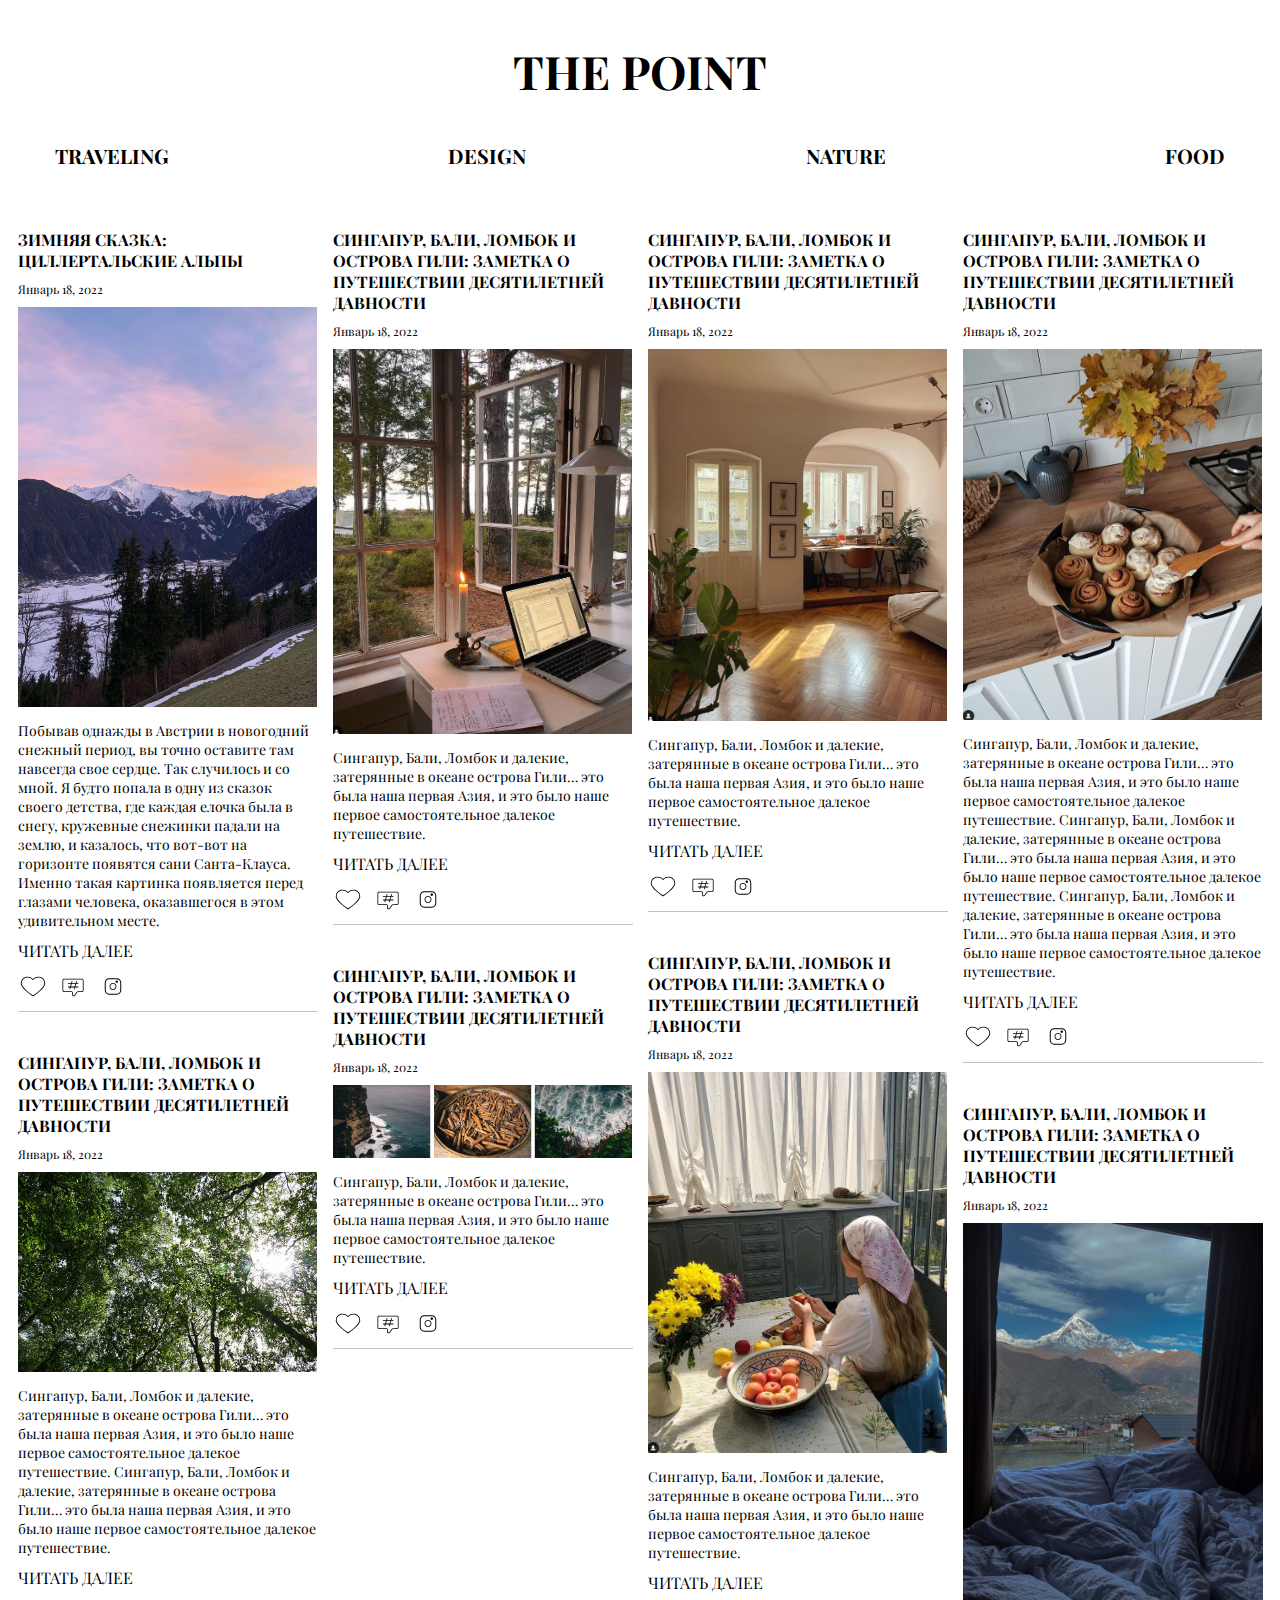
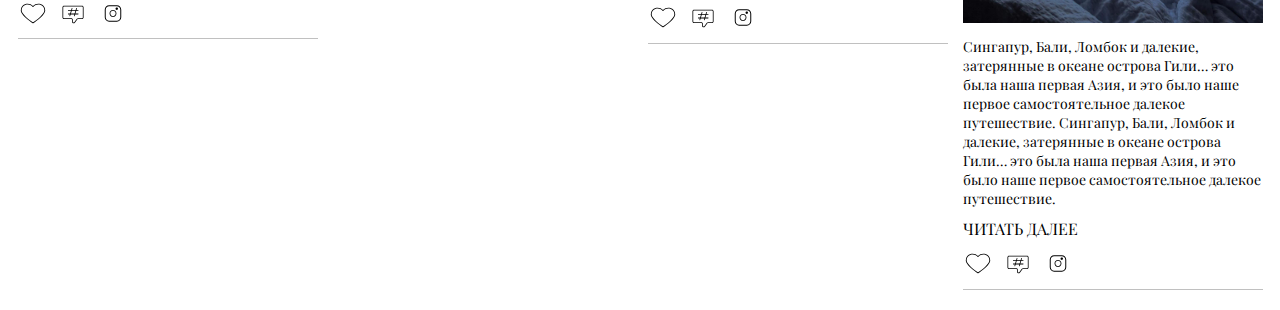
<file: index.html>
<!DOCTYPE html>
<html lang="ru">
<head>
    <meta charset="UTF-8">
    <meta http-equiv="X-UA-Compatible" content="IE=edge">
    <meta name="viewport" content="width=device-width, initial-scale=1.0">
    <link href="https://fonts.googleapis.com/css2?family=Playfair+Display:wght@400;700&display=swap" rel="stylesheet">
    <link rel="stylesheet" href="css/style.css">
    <title>the point</title>
</head>
<body>

<!--SPRITE-->
<svg style="display: none;">
    <symbol id="like" viewBox="0 0 512 512">
        <g>
            <path  clip-rule="evenodd" d="M109.057 77.0774C64.0176 90.6447 27.4864 128.737 23.4054 184.058C21.848 205.17 30.6355 228.687 46.8978 253.392C63.0972 278.001 86.2238 303.049 112.068 326.983C163.753 374.849 225.295 417.349 261.212 442.017C265 444.619 265.737 449.502 262.858 452.925C259.98 456.348 254.576 457.014 250.788 454.413C214.922 429.779 152.424 386.649 99.7377 337.857C73.3956 313.461 49.2533 287.423 32.0917 261.352C14.993 235.376 4.3275 208.618 6.21567 183.023C10.7486 121.576 51.7426 77.9311 103.609 62.3072C155.558 46.6588 217.368 59.4262 262.618 108.498C265.663 111.8 265.169 116.709 261.515 119.461C257.86 122.214 252.428 121.768 249.383 118.465C208.493 74.1218 154.015 63.5347 109.057 77.0774Z" fill="black"/>
            <path  clip-rule="evenodd" d="M402.943 77.0774C447.982 90.6447 484.514 128.737 488.595 184.058C490.152 205.17 481.364 228.687 465.102 253.392C448.903 278.001 425.776 303.049 399.932 326.983C348.247 374.849 286.705 417.349 250.788 442.017C247 444.619 246.263 449.502 249.142 452.925C252.02 456.348 257.424 457.014 261.212 454.413C297.078 429.779 359.576 386.649 412.262 337.857C438.604 313.461 462.747 287.423 479.908 261.352C497.007 235.376 507.673 208.618 505.784 183.023C501.251 121.576 460.257 77.9311 408.391 62.3072C356.442 46.6588 294.632 59.4262 249.382 108.498C246.337 111.8 246.831 116.709 250.485 119.461C254.14 122.214 259.572 121.768 262.617 118.465C303.507 74.1218 357.985 63.5347 402.943 77.0774Z" fill="black"/>

        </g>
    </symbol>
    <symbol id="com" viewBox="0 0 64 64">
        <g>
            <path clip-rule="evenodd" d="M5 16C5 13.7909 6.79086 12 9 12H55.1166C57.3257 12 59.1166 13.7909 59.1166 16V42.0014C59.1166 44.2106 57.3257 46.0014 55.1166 46.0014H45.0033C44.3678 46.0014 43.7701 46.3034 43.3932 46.815L36.907 55.6176C34.6165 58.7262 29.6868 57.1061 29.6868 53.2449V48.0014C29.6868 46.8968 28.7914 46.0014 27.6868 46.0014H9C6.79086 46.0014 5 44.2106 5 42.0014V16ZM9 14C7.89543 14 7 14.8954 7 16V42.0014C7 43.106 7.89543 44.0014 9 44.0014H27.6868C29.8959 44.0014 31.6868 45.7923 31.6868 48.0014V53.2449C31.6868 55.1755 34.1517 55.9855 35.2969 54.4313L41.7831 45.6286C42.537 44.6054 43.7323 44.0014 45.0033 44.0014H55.1166C56.2212 44.0014 57.1166 43.106 57.1166 42.0014V16C57.1166 14.8954 56.2212 14 55.1166 14H9Z" fill="black"/>
            <path clip-rule="evenodd" d="M29.9027 17.9268C30.4317 18.0855 30.7319 18.643 30.5732 19.172L24.804 38.4028C24.6453 38.9318 24.0878 39.2319 23.5588 39.0732C23.0298 38.9145 22.7296 38.3571 22.8883 37.8281L28.6576 18.5973C28.8163 18.0683 29.3737 17.7681 29.9027 17.9268Z" fill="black"/>
            <path clip-rule="evenodd" d="M41.4412 17.9268C41.9702 18.0855 42.2704 18.643 42.1117 19.172L36.3424 38.4028C36.1837 38.9318 35.6263 39.2319 35.0973 39.0732C34.5683 38.9145 34.2681 38.3571 34.4268 37.8281L40.196 18.5973C40.3547 18.0683 40.9122 17.7681 41.4412 17.9268Z" fill="black"/>
            <path clip-rule="evenodd" d="M19 24.6539C19 24.1016 19.4477 23.6539 20 23.6539H45C45.5523 23.6539 46 24.1016 46 24.6539C46 25.2062 45.5523 25.6539 45 25.6539H20C19.4477 25.6539 19 25.2062 19 24.6539Z" fill="black"/>
            <path clip-rule="evenodd" d="M19 33.3077C19 32.7554 19.4477 32.3077 20 32.3077H45C45.5523 32.3077 46 32.7554 46 33.3077C46 33.86 45.5523 34.3077 45 34.3077H20C19.4477 34.3077 19 33.86 19 33.3077Z" fill="black"/>
        </g>
    </symbol>
    <symbol id="instagram" viewBox="0 0 512 512">
        <g>
            <path fill-rule="evenodd" clip-rule="evenodd" d="M335 107H177C138.34 107 107 138.34 107 177V335C107 373.66 138.34 405 177 405H335C373.66 405 405 373.66 405 335V177C405 138.34 373.66 107 335 107ZM177 87C127.294 87 87 127.294 87 177V335C87 384.706 127.294 425 177 425H335C384.706 425 425 384.706 425 335V177C425 127.294 384.706 87 335 87H177Z" fill="black"/>
            <path fill-rule="evenodd" clip-rule="evenodd" d="M256 310C285.823 310 310 285.823 310 256C310 226.177 285.823 202 256 202C226.177 202 202 226.177 202 256C202 285.823 226.177 310 256 310ZM256 327C295.212 327 327 295.212 327 256C327 216.788 295.212 185 256 185C216.788 185 185 216.788 185 256C185 295.212 216.788 327 256 327Z" fill="black"/>
            <path fill-rule="evenodd" clip-rule="evenodd" d="M333 185C346.807 185 358 173.807 358 160C358 146.193 346.807 135 333 135C319.193 135 308 146.193 308 160C308 173.807 319.193 185 333 185Z" fill="black"/>
        </g>
    </symbol>
</svg>

<header class="header">
    <h1 class="header__title">
        <a href="index.html" class="header__link">the point</a>
    </h1>
    <nav class="nav">
        <ul class="nav__list">
            <li class="nav__item">
                <a class="nav__link" href="traveling.html">traveling</a>
            </li>
            <li class="nav__item">
                <a class="nav__link" href="design.html">design</a>
            </li>
            <li class="nav__item">
                <a class="nav__link" href="nature.html">nature</a>
            </li>
            <li class="nav__item">
                <a class="nav__link" href="food.html">food</a>
            </li>
        </ul>
    </nav>
</header>
<main class="main">   
    <div class="container">
        <div class="container__row">
            <div class="block">
                <div class="block__item">
                    <a class="block__title" href="page1.html">
                        Зимняя сказка: Циллертальские Альпы
                    </a>
                    <div class="block__date">
                        Январь 18, 2022 
                    </div>
                    <a class="block__photo-link" href="page1.html">
                        <img class="block__img" src="img/p1.jpeg" alt="" width="">
                    </a>
                    <div class="block__text">
                        Побывав однажды в Австрии в новогодний снежный период, вы точно оставите там навсегда свое сердце. Так случилось и со мной. Я будто попала в одну из сказок своего детства, где каждая елочка была в снегу, кружевные снежинки падали на землю, и казалось, что вот-вот на горизонте появятся сани Санта-Клауса. Именно такая картинка появляется перед глазами человека, оказавшегося в этом удивительном месте.
                    </div>
                    <a class="block__link" href="page1.html">Читать далее</a>
                    <div class="social">
                        <a class="social__item" href="" >
                            <svg class="social__icon">
                                <use xlink:href="#like"></use>
                            </svg>
                        </a>
                        <a class="social__item" href="" >
                            <svg class="social__icon">
                                <use xlink:href="#com"></use>
                            </svg>
                        </a>
                        <a class="social__item" href="https://www.instagram.com" target="blank">
                            <svg class="social__icon">
                                <use xlink:href="#instagram"></use>
                            </svg>
                        </a>
                    </div>
                </div>
            </div>
            <div class="block">
                <div class="block__item">
                    <a class="block__title" href="page2.html">
                        Сингапур, Бали, Ломбок и острова Гили: заметка о путешествии десятилетней давности
                    </a>
                    <div class="block__date">
                        Январь 18, 2022 
                    </div>
                    <a class="block__photo-link" href="page2.html">
                        <img class="block__img" src="img/p2.jpg" alt="" width="">
                    </a>
                    <div class="block__text">
                        Сингапур, Бали, Ломбок и далекие, затерянные в океане острова Гили… 
                        это была наша первая Азия, и это было наше первое самостоятельное далекое путешествие.
                        Сингапур, Бали, Ломбок и далекие, затерянные в океане острова Гили… 
                        это была наша первая Азия, и это было наше первое самостоятельное далекое путешествие.
                    </div>
                    <a class="block__link" href="page2.html">Читать далее</a>
                    <div class="social">
                        <a class="social__item" href="" >
                            <svg class="social__icon">
                                <use xlink:href="#like"></use>
                            </svg>
                        </a>
                        <a class="social__item" href="" >
                            <svg class="social__icon">
                                <use xlink:href="#com"></use>
                            </svg>
                        </a>
                        <a class="social__item" href="https://www.instagram.com" target="blank">
                            <svg class="social__icon">
                                <use xlink:href="#instagram"></use>
                            </svg>
                        </a>
                    </div>
                </div>
            </div>
        </div>
        <div class="container__row">
            <div class="block">
                <div class="block__item">
                    <a class="block__title" href="page3.html">
                        Сингапур, Бали, Ломбок и острова Гили: заметка о путешествии десятилетней давности
                    </a>
                    <div class="block__date">
                        Январь 18, 2022 
                    </div>
                    <a class="block__photo-link" href="page3.html">
                        <img class="block__img" src="img/p3.PNG" alt="" width="">
                    </a>
                    <div class="block__text">
                        Сингапур, Бали, Ломбок и далекие, затерянные в океане острова Гили… 
                        это была наша первая Азия, и это было наше первое самостоятельное далекое путешествие.
                    </div>
                    <a class="block__link" href="page3.html">Читать далее</a>
                    <div class="social">
                        <a class="social__item" href="" >
                            <svg class="social__icon">
                                <use xlink:href="#like"></use>
                            </svg>
                        </a>
                        <a class="social__item" href="" >
                            <svg class="social__icon">
                                <use xlink:href="#com"></use>
                            </svg>
                        </a>
                        <a class="social__item" href="https://www.instagram.com" target="blank">
                            <svg class="social__icon">
                                <use xlink:href="#instagram"></use>
                            </svg>
                        </a>
                    </div>
                </div>
            </div>
            <div class="block">
                <div class="block__item">
                    <a class="block__title" href="page4.html">
                        Сингапур, Бали, Ломбок и острова Гили: заметка о путешествии десятилетней давности
                    </a>
                    <div class="block__date">
                        Январь 18, 2022 
                    </div>
                    <a class="block__photo-link" href="page4.html">
                        <img class="block__img" src="img/p4.jpg" alt="" width="">
                    </a>
                    <div class="block__text">
                        Сингапур, Бали, Ломбок и далекие, затерянные в океане острова Гили… 
                        это была наша первая Азия, и это было наше первое самостоятельное далекое путешествие.
                    </div>
                    <a class="block__link" href="page4.html">Читать далее</a>
                    <div class="social">
                        <a class="social__item" href="" >
                            <svg class="social__icon">
                                <use xlink:href="#like"></use>
                            </svg>
                        </a>
                        <a class="social__item" href="" >
                            <svg class="social__icon">
                                <use xlink:href="#com"></use>
                            </svg>
                        </a>
                        <a class="social__item" href="https://www.instagram.com" target="blank">
                            <svg class="social__icon">
                                <use xlink:href="#instagram"></use>
                            </svg>
                        </a>
                    </div>
                </div>
            </div>
        </div>
        <div class="container__row">
            <div class="block">
                <div class="block__item">
                    <a class="block__title" href="page5.html">
                        Сингапур, Бали, Ломбок и острова Гили: заметка о путешествии десятилетней давности
                    </a>
                    <div class="block__date">
                        Январь 18, 2022 
                    </div>
                    <a class="block__photo-link" href="page5.html">
                        <img class="block__img" src="img/p5.PNG" alt="" width="">
                    </a>
                    <div class="block__text">
                        Сингапур, Бали, Ломбок и далекие, затерянные в океане острова Гили… 
                        это была наша первая Азия, и это было наше первое самостоятельное далекое путешествие.
                    </div>
                    <a class="block__link" href="page5.html">Читать далее</a>
                    <div class="social">
                        <a class="social__item" href="" >
                            <svg class="social__icon">
                                <use xlink:href="#like"></use>
                            </svg>
                        </a>
                        <a class="social__item" href="" >
                            <svg class="social__icon">
                                <use xlink:href="#com"></use>
                            </svg>
                        </a>
                        <a class="social__item" href="https://www.instagram.com" target="blank">
                            <svg class="social__icon">
                                <use xlink:href="#instagram"></use>
                            </svg>
                        </a>
                    </div>
                </div>
            </div>
            <div class="block">
                <div class="block__item">
                    <a class="block__title" href="page6.html">
                        Сингапур, Бали, Ломбок и острова Гили: заметка о путешествии десятилетней давности
                    </a>
                    <div class="block__date">
                        Январь 18, 2022 
                    </div>
                    <a class="block__photo-link" href="page6.html">
                        <img class="block__img" src="img/p6.PNG" alt="" width="">
                    </a>
                    <div class="block__text">
                        Сингапур, Бали, Ломбок и далекие, затерянные в океане острова Гили… 
                        это была наша первая Азия, и это было наше первое самостоятельное далекое путешествие.
                    </div>
                    <a class="block__link" href="page6.html">Читать далее</a>
                    <div class="social">
                        <a class="social__item" href="" >
                            <svg class="social__icon">
                                <use xlink:href="#like"></use>
                            </svg>
                        </a>
                        <a class="social__item" href="" >
                            <svg class="social__icon">
                                <use xlink:href="#com"></use>
                            </svg>
                        </a>
                        <a class="social__item" href="https://www.instagram.com" target="blank">
                            <svg class="social__icon">
                                <use xlink:href="#instagram"></use>
                            </svg>
                        </a>
                    </div>
                </div>
            </div>
        </div>
        <div class="container__row">
            <div class="block">
                <div class="block__item">
                    <a class="block__title" href="page7.html">
                        Сингапур, Бали, Ломбок и острова Гили: заметка о путешествии десятилетней давности
                    </a>
                    <div class="block__date">
                        Январь 18, 2022 
                    </div>
                    <a class="block__photo-link" href="page7.html">
                        <img class="block__img" src="img/p7.PNG" alt="" width="">
                    </a>
                    <div class="block__text">
                        Сингапур, Бали, Ломбок и далекие, затерянные в океане острова Гили… 
                        это была наша первая Азия, и это было наше первое самостоятельное далекое путешествие.
                        Сингапур, Бали, Ломбок и далекие, затерянные в океане острова Гили… 
                        это была наша первая Азия, и это было наше первое самостоятельное далекое путешествие.
                        Сингапур, Бали, Ломбок и далекие, затерянные в океане острова Гили… 
                        это была наша первая Азия, и это было наше первое самостоятельное далекое путешествие.
                    </div>
                    <a class="block__link" href="page7.html">Читать далее</a>
                    <div class="social">
                        <a class="social__item" href="" >
                            <svg class="social__icon">
                                <use xlink:href="#like"></use>
                            </svg>
                        </a>
                        <a class="social__item" href="" >
                            <svg class="social__icon">
                                <use xlink:href="#com"></use>
                            </svg>
                        </a>
                        <a class="social__item" href="https://www.instagram.com" target="blank">
                            <svg class="social__icon">
                                <use xlink:href="#instagram"></use>
                            </svg>
                        </a>
                    </div>
                </div>
            </div>
            <div class="block">
                <div class="block__item">
                    <a class="block__title" href="page8.html">
                        Сингапур, Бали, Ломбок и острова Гили: заметка о путешествии десятилетней давности
                    </a>
                    <div class="block__date">
                        Январь 18, 2022 
                    </div>
                    <a class="block__photo-link" href="page8.html">
                        <img class="block__img" src="img/p8.jpg" alt="" width="">
                    </a>
                    <div class="block__text">
                        Сингапур, Бали, Ломбок и далекие, затерянные в океане острова Гили… 
                        это была наша первая Азия, и это было наше первое самостоятельное далекое путешествие.
                        Сингапур, Бали, Ломбок и далекие, затерянные в океане острова Гили… 
                        это была наша первая Азия, и это было наше первое самостоятельное далекое путешествие.
                    </div>
                    <a class="block__link" href="page8.html">Читать далее</a>
                    <div class="social">
                        <a class="social__item" href="" >
                            <svg class="social__icon">
                                <use xlink:href="#like"></use>
                            </svg>
                        </a>
                        <a class="social__item" href="" >
                            <svg class="social__icon">
                                <use xlink:href="#com"></use>
                            </svg>
                        </a>
                        <a class="social__item" href="https://www.instagram.com" target="blank">
                            <svg class="social__icon">
                                <use xlink:href="#instagram"></use>
                            </svg>
                        </a>
                    </div>
                </div>
            </div>
        </div>
    </div>
</main>   
</body>
</html>
</file>
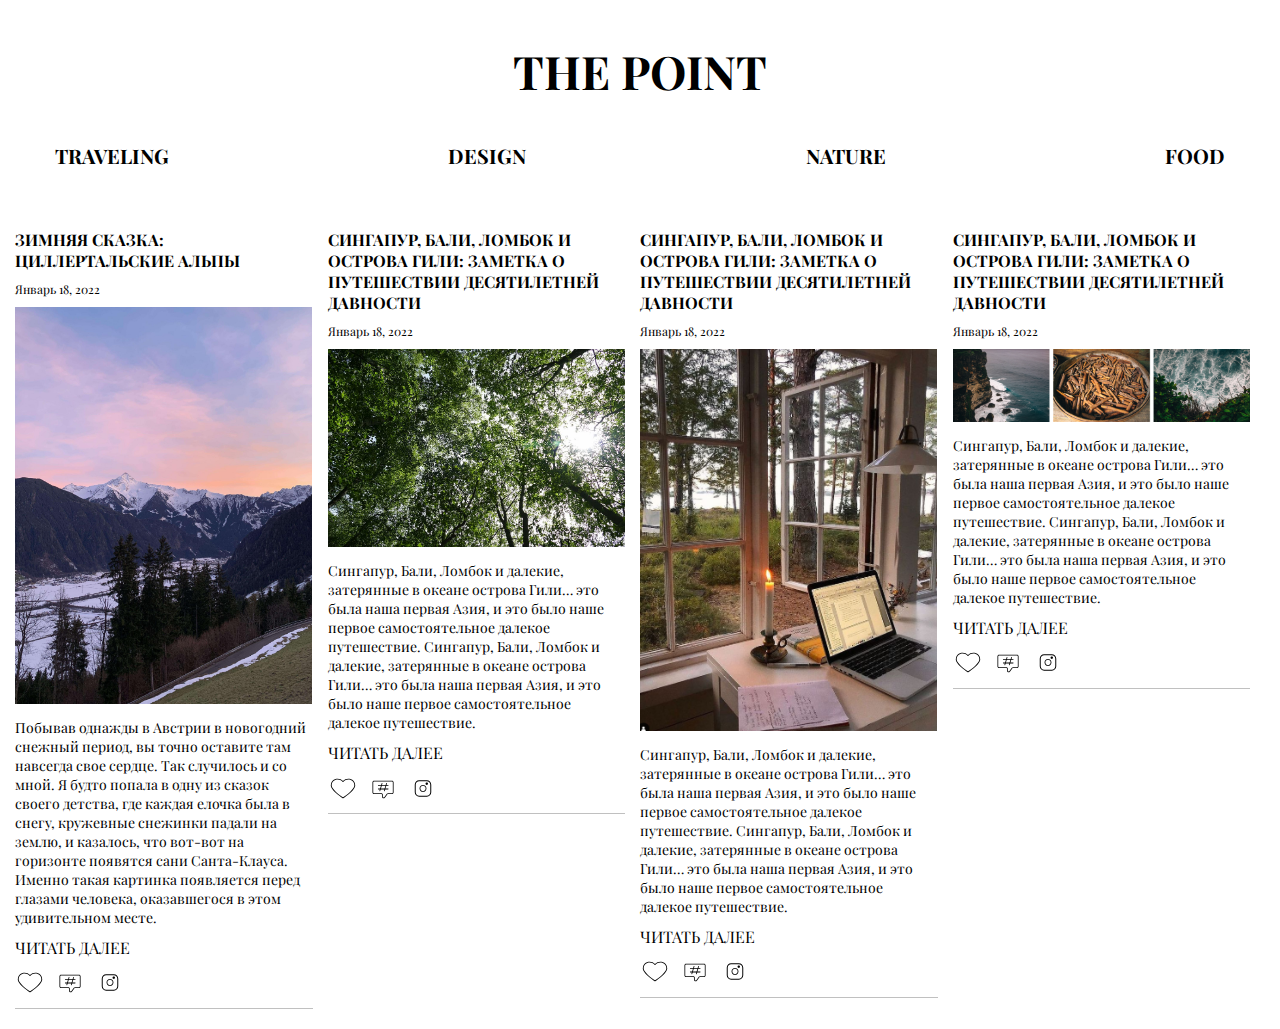
<file: design.html>
<!DOCTYPE html>
<html lang="ru">
<head>
    <meta charset="UTF-8">
    <meta http-equiv="X-UA-Compatible" content="IE=edge">
    <meta name="viewport" content="width=device-width, initial-scale=1.0">
    <link href="https://fonts.googleapis.com/css2?family=Playfair+Display:wght@400;700&display=swap" rel="stylesheet">
    <link rel="stylesheet" href="css/style.css">
    <link rel="stylesheet" href="css/design.css">
    <title>the point</title>
</head>
<body>
<!--SPRITE-->
<svg style="display: none;">
    <symbol id="like" viewBox="0 0 512 512">
        <g>
            <path  clip-rule="evenodd" d="M109.057 77.0774C64.0176 90.6447 27.4864 128.737 23.4054 184.058C21.848 205.17 30.6355 228.687 46.8978 253.392C63.0972 278.001 86.2238 303.049 112.068 326.983C163.753 374.849 225.295 417.349 261.212 442.017C265 444.619 265.737 449.502 262.858 452.925C259.98 456.348 254.576 457.014 250.788 454.413C214.922 429.779 152.424 386.649 99.7377 337.857C73.3956 313.461 49.2533 287.423 32.0917 261.352C14.993 235.376 4.3275 208.618 6.21567 183.023C10.7486 121.576 51.7426 77.9311 103.609 62.3072C155.558 46.6588 217.368 59.4262 262.618 108.498C265.663 111.8 265.169 116.709 261.515 119.461C257.86 122.214 252.428 121.768 249.383 118.465C208.493 74.1218 154.015 63.5347 109.057 77.0774Z" fill="black"/>
            <path  clip-rule="evenodd" d="M402.943 77.0774C447.982 90.6447 484.514 128.737 488.595 184.058C490.152 205.17 481.364 228.687 465.102 253.392C448.903 278.001 425.776 303.049 399.932 326.983C348.247 374.849 286.705 417.349 250.788 442.017C247 444.619 246.263 449.502 249.142 452.925C252.02 456.348 257.424 457.014 261.212 454.413C297.078 429.779 359.576 386.649 412.262 337.857C438.604 313.461 462.747 287.423 479.908 261.352C497.007 235.376 507.673 208.618 505.784 183.023C501.251 121.576 460.257 77.9311 408.391 62.3072C356.442 46.6588 294.632 59.4262 249.382 108.498C246.337 111.8 246.831 116.709 250.485 119.461C254.14 122.214 259.572 121.768 262.617 118.465C303.507 74.1218 357.985 63.5347 402.943 77.0774Z" fill="black"/>

        </g>
    </symbol>
    <symbol id="com" viewBox="0 0 64 64">
        <g>
            <path clip-rule="evenodd" d="M5 16C5 13.7909 6.79086 12 9 12H55.1166C57.3257 12 59.1166 13.7909 59.1166 16V42.0014C59.1166 44.2106 57.3257 46.0014 55.1166 46.0014H45.0033C44.3678 46.0014 43.7701 46.3034 43.3932 46.815L36.907 55.6176C34.6165 58.7262 29.6868 57.1061 29.6868 53.2449V48.0014C29.6868 46.8968 28.7914 46.0014 27.6868 46.0014H9C6.79086 46.0014 5 44.2106 5 42.0014V16ZM9 14C7.89543 14 7 14.8954 7 16V42.0014C7 43.106 7.89543 44.0014 9 44.0014H27.6868C29.8959 44.0014 31.6868 45.7923 31.6868 48.0014V53.2449C31.6868 55.1755 34.1517 55.9855 35.2969 54.4313L41.7831 45.6286C42.537 44.6054 43.7323 44.0014 45.0033 44.0014H55.1166C56.2212 44.0014 57.1166 43.106 57.1166 42.0014V16C57.1166 14.8954 56.2212 14 55.1166 14H9Z" fill="black"/>
            <path clip-rule="evenodd" d="M29.9027 17.9268C30.4317 18.0855 30.7319 18.643 30.5732 19.172L24.804 38.4028C24.6453 38.9318 24.0878 39.2319 23.5588 39.0732C23.0298 38.9145 22.7296 38.3571 22.8883 37.8281L28.6576 18.5973C28.8163 18.0683 29.3737 17.7681 29.9027 17.9268Z" fill="black"/>
            <path clip-rule="evenodd" d="M41.4412 17.9268C41.9702 18.0855 42.2704 18.643 42.1117 19.172L36.3424 38.4028C36.1837 38.9318 35.6263 39.2319 35.0973 39.0732C34.5683 38.9145 34.2681 38.3571 34.4268 37.8281L40.196 18.5973C40.3547 18.0683 40.9122 17.7681 41.4412 17.9268Z" fill="black"/>
            <path clip-rule="evenodd" d="M19 24.6539C19 24.1016 19.4477 23.6539 20 23.6539H45C45.5523 23.6539 46 24.1016 46 24.6539C46 25.2062 45.5523 25.6539 45 25.6539H20C19.4477 25.6539 19 25.2062 19 24.6539Z" fill="black"/>
            <path clip-rule="evenodd" d="M19 33.3077C19 32.7554 19.4477 32.3077 20 32.3077H45C45.5523 32.3077 46 32.7554 46 33.3077C46 33.86 45.5523 34.3077 45 34.3077H20C19.4477 34.3077 19 33.86 19 33.3077Z" fill="black"/>
        </g>
    </symbol>
    <symbol id="instagram" viewBox="0 0 512 512">
        <g>
            <path fill-rule="evenodd" clip-rule="evenodd" d="M335 107H177C138.34 107 107 138.34 107 177V335C107 373.66 138.34 405 177 405H335C373.66 405 405 373.66 405 335V177C405 138.34 373.66 107 335 107ZM177 87C127.294 87 87 127.294 87 177V335C87 384.706 127.294 425 177 425H335C384.706 425 425 384.706 425 335V177C425 127.294 384.706 87 335 87H177Z" fill="black"/>
            <path fill-rule="evenodd" clip-rule="evenodd" d="M256 310C285.823 310 310 285.823 310 256C310 226.177 285.823 202 256 202C226.177 202 202 226.177 202 256C202 285.823 226.177 310 256 310ZM256 327C295.212 327 327 295.212 327 256C327 216.788 295.212 185 256 185C216.788 185 185 216.788 185 256C185 295.212 216.788 327 256 327Z" fill="black"/>
            <path fill-rule="evenodd" clip-rule="evenodd" d="M333 185C346.807 185 358 173.807 358 160C358 146.193 346.807 135 333 135C319.193 135 308 146.193 308 160C308 173.807 319.193 185 333 185Z" fill="black"/>
        </g>
    </symbol>
</svg>

<header class="header">
    <h1 class="header__title">
        <a href="index.html" class="header__link">the point</a>
    </h1>
    <nav class="nav">
        <ul class="nav__list">
            <li class="nav__item">
                <a class="nav__link" href="traveling.html">traveling</a>
            </li>
            <li class="nav__item">
                <a class="nav__link" href="design.html">design</a>
            </li>
            <li class="nav__item">
                <a class="nav__link" href="nature.html">nature</a>
            </li>
            <li class="nav__item">
                <a class="nav__link" href="food.html">food</a>
            </li>
        </ul>
    </nav>
</header>
<main class="main">   
    <div class="container">
            <div class="block">
                <div class="block__item">
                    <a class="block__title" href="page1.html">
                        Зимняя сказка: Циллертальские Альпы
                    </a>
                    <div class="block__date">
                        Январь 18, 2022 
                    </div>
                    <a class="block__photo-link" href="page1.html">
                        <img class="block__img" src="img/p1.jpeg" alt="" width="">
                    </a>
                    <div class="block__text">
                        Побывав однажды в Австрии в новогодний снежный период, вы точно оставите там навсегда свое сердце. Так случилось и со мной. Я будто попала в одну из сказок своего детства, где каждая елочка была в снегу, кружевные снежинки падали на землю, и казалось, что вот-вот на горизонте появятся сани Санта-Клауса. Именно такая картинка появляется перед глазами человека, оказавшегося в этом удивительном месте.
                    </div>
                    <a class="block__link" href="page1.html">Читать далее</a>
                    <div class="social">
                        <a class="social__item" href="" >
                            <svg class="social__icon">
                                <use xlink:href="#like"></use>
                            </svg>
                        </a>
                        <a class="social__item" href="" >
                            <svg class="social__icon">
                                <use xlink:href="#com"></use>
                            </svg>
                        </a>
                        <a class="social__item" href="https://www.instagram.com" target="blank">
                            <svg class="social__icon">
                                <use xlink:href="#instagram"></use>
                            </svg>
                        </a>
                    </div>
                </div>
            </div>
            <div class="block">
                <div class="block__item">
                    <a class="block__title" href="page2.html">
                        Сингапур, Бали, Ломбок и острова Гили: заметка о путешествии десятилетней давности
                    </a>
                    <div class="block__date">
                        Январь 18, 2022 
                    </div>
                    <a class="block__photo-link" href="page2.html">
                        <img class="block__img" src="img/p2.jpg" alt="" width="">
                    </a>
                    <div class="block__text">
                        Сингапур, Бали, Ломбок и далекие, затерянные в океане острова Гили… 
                        это была наша первая Азия, и это было наше первое самостоятельное далекое путешествие.
                        Сингапур, Бали, Ломбок и далекие, затерянные в океане острова Гили… 
                        это была наша первая Азия, и это было наше первое самостоятельное далекое путешествие.
                    </div>
                    <a class="block__link" href="page2.html">Читать далее</a>
                    <div class="social">
                        <a class="social__item" href="" >
                            <svg class="social__icon">
                                <use xlink:href="#like"></use>
                            </svg>
                        </a>
                        <a class="social__item" href="" >
                            <svg class="social__icon">
                                <use xlink:href="#com"></use>
                            </svg>
                        </a>
                        <a class="social__item" href="https://www.instagram.com" target="blank">
                            <svg class="social__icon">
                                <use xlink:href="#instagram"></use>
                            </svg>
                        </a>
                    </div>
                </div>
            </div>
            <div class="block">
                <div class="block__item">
                    <a class="block__title" href="page3.html">
                        Сингапур, Бали, Ломбок и острова Гили: заметка о путешествии десятилетней давности
                    </a>
                    <div class="block__date">
                        Январь 18, 2022 
                    </div>
                    <a class="block__photo-link" href="page3.html">
                        <img class="block__img" src="img/p3.PNG" alt="" width="">
                    </a>
                    <div class="block__text">
                        Сингапур, Бали, Ломбок и далекие, затерянные в океане острова Гили… 
                        это была наша первая Азия, и это было наше первое самостоятельное далекое путешествие.
                        Сингапур, Бали, Ломбок и далекие, затерянные в океане острова Гили… 
                        это была наша первая Азия, и это было наше первое самостоятельное далекое путешествие.
                    </div>
                    <a class="block__link" href="page3.html">Читать далее</a>
                    <div class="social">
                        <a class="social__item" href="" >
                            <svg class="social__icon">
                                <use xlink:href="#like"></use>
                            </svg>
                        </a>
                        <a class="social__item" href="" >
                            <svg class="social__icon">
                                <use xlink:href="#com"></use>
                            </svg>
                        </a>
                        <a class="social__item" href="https://www.instagram.com" target="blank">
                            <svg class="social__icon">
                                <use xlink:href="#instagram"></use>
                            </svg>
                        </a>
                    </div>
                </div>
            </div>
            <div class="block">
                <div class="block__item">
                    <a class="block__title" href="page4.html">
                        Сингапур, Бали, Ломбок и острова Гили: заметка о путешествии десятилетней давности
                    </a>
                    <div class="block__date">
                        Январь 18, 2022 
                    </div>
                    <a class="block__photo-link" href="page4.html">
                        <img class="block__img" src="img/p4.jpg" alt="" width="">
                    </a>
                    <div class="block__text">
                        Сингапур, Бали, Ломбок и далекие, затерянные в океане острова Гили… 
                        это была наша первая Азия, и это было наше первое самостоятельное далекое путешествие.
                        Сингапур, Бали, Ломбок и далекие, затерянные в океане острова Гили… 
                        это была наша первая Азия, и это было наше первое самостоятельное далекое путешествие.
                    </div>
                    <a class="block__link" href="page4.html">Читать далее</a>
                    <div class="social">
                        <a class="social__item" href="" >
                            <svg class="social__icon">
                                <use xlink:href="#like"></use>
                            </svg>
                        </a>
                        <a class="social__item" href="" >
                            <svg class="social__icon">
                                <use xlink:href="#com"></use>
                            </svg>
                        </a>
                        <a class="social__item" href="https://www.instagram.com" target="blank">
                            <svg class="social__icon">
                                <use xlink:href="#instagram"></use>
                            </svg>
                        </a>
                    </div>
                </div>
            </div>
    </div>
</main>

    
</body>
</html>
</file>
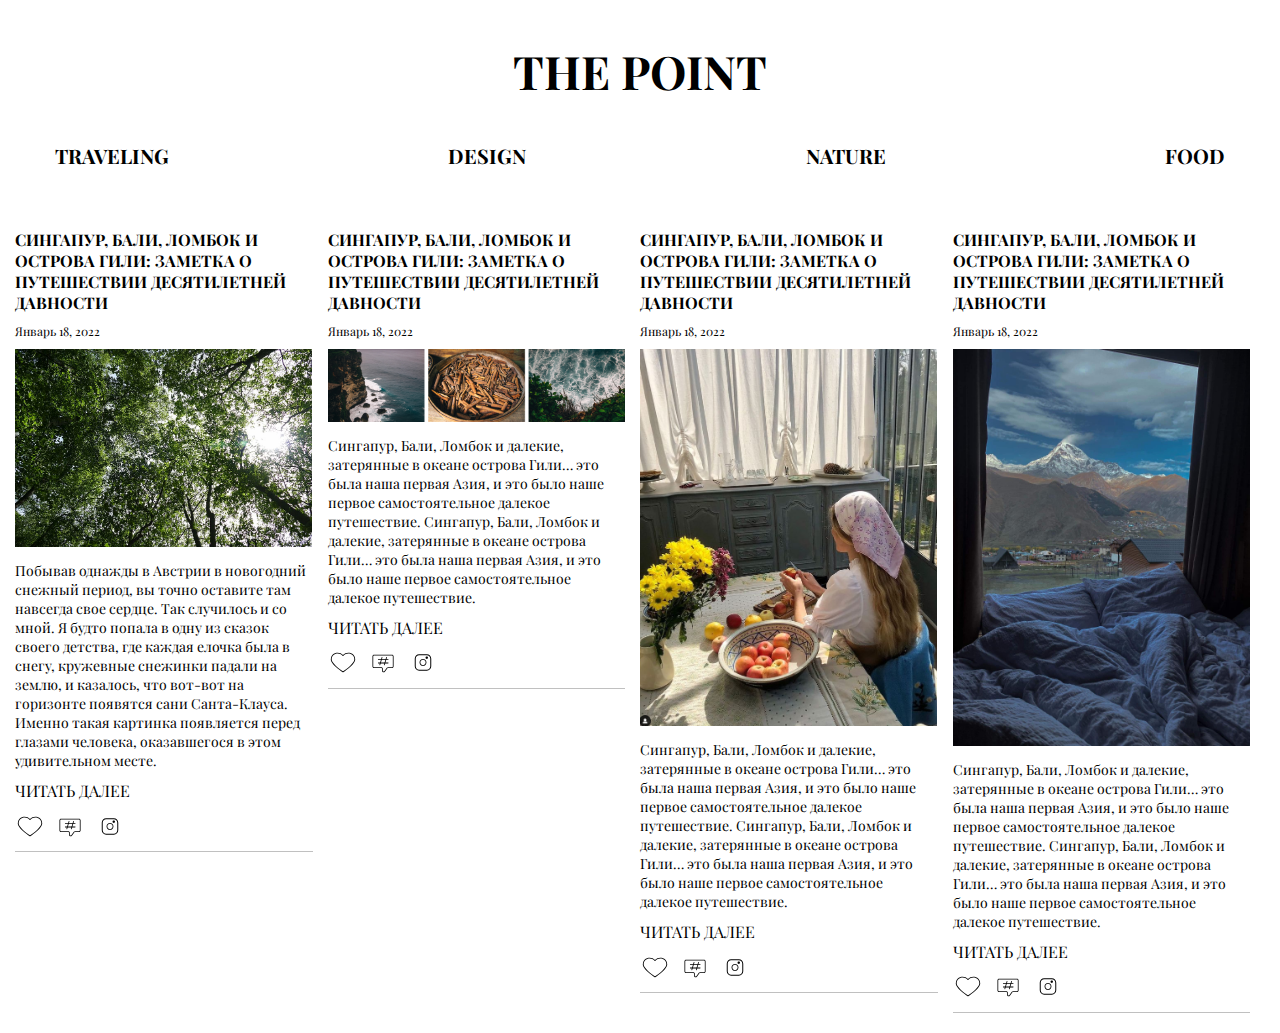
<file: nature.html>
<!DOCTYPE html>
<html lang="ru">
<head>
    <meta charset="UTF-8">
    <meta http-equiv="X-UA-Compatible" content="IE=edge">
    <meta name="viewport" content="width=device-width, initial-scale=1.0">
    <link href="https://fonts.googleapis.com/css2?family=Playfair+Display:wght@400;700&display=swap" rel="stylesheet">
    <link rel="stylesheet" href="css/style.css">
    <link rel="stylesheet" href="css/nature.css">
    <title>the point</title>
</head>
<body>
<!--SPRITE-->
<svg style="display: none;">
    <symbol id="like" viewBox="0 0 512 512">
        <g>
            <path  clip-rule="evenodd" d="M109.057 77.0774C64.0176 90.6447 27.4864 128.737 23.4054 184.058C21.848 205.17 30.6355 228.687 46.8978 253.392C63.0972 278.001 86.2238 303.049 112.068 326.983C163.753 374.849 225.295 417.349 261.212 442.017C265 444.619 265.737 449.502 262.858 452.925C259.98 456.348 254.576 457.014 250.788 454.413C214.922 429.779 152.424 386.649 99.7377 337.857C73.3956 313.461 49.2533 287.423 32.0917 261.352C14.993 235.376 4.3275 208.618 6.21567 183.023C10.7486 121.576 51.7426 77.9311 103.609 62.3072C155.558 46.6588 217.368 59.4262 262.618 108.498C265.663 111.8 265.169 116.709 261.515 119.461C257.86 122.214 252.428 121.768 249.383 118.465C208.493 74.1218 154.015 63.5347 109.057 77.0774Z" fill="black"/>
            <path  clip-rule="evenodd" d="M402.943 77.0774C447.982 90.6447 484.514 128.737 488.595 184.058C490.152 205.17 481.364 228.687 465.102 253.392C448.903 278.001 425.776 303.049 399.932 326.983C348.247 374.849 286.705 417.349 250.788 442.017C247 444.619 246.263 449.502 249.142 452.925C252.02 456.348 257.424 457.014 261.212 454.413C297.078 429.779 359.576 386.649 412.262 337.857C438.604 313.461 462.747 287.423 479.908 261.352C497.007 235.376 507.673 208.618 505.784 183.023C501.251 121.576 460.257 77.9311 408.391 62.3072C356.442 46.6588 294.632 59.4262 249.382 108.498C246.337 111.8 246.831 116.709 250.485 119.461C254.14 122.214 259.572 121.768 262.617 118.465C303.507 74.1218 357.985 63.5347 402.943 77.0774Z" fill="black"/>

        </g>
    </symbol>
    <symbol id="com" viewBox="0 0 64 64">
        <g>
            <path clip-rule="evenodd" d="M5 16C5 13.7909 6.79086 12 9 12H55.1166C57.3257 12 59.1166 13.7909 59.1166 16V42.0014C59.1166 44.2106 57.3257 46.0014 55.1166 46.0014H45.0033C44.3678 46.0014 43.7701 46.3034 43.3932 46.815L36.907 55.6176C34.6165 58.7262 29.6868 57.1061 29.6868 53.2449V48.0014C29.6868 46.8968 28.7914 46.0014 27.6868 46.0014H9C6.79086 46.0014 5 44.2106 5 42.0014V16ZM9 14C7.89543 14 7 14.8954 7 16V42.0014C7 43.106 7.89543 44.0014 9 44.0014H27.6868C29.8959 44.0014 31.6868 45.7923 31.6868 48.0014V53.2449C31.6868 55.1755 34.1517 55.9855 35.2969 54.4313L41.7831 45.6286C42.537 44.6054 43.7323 44.0014 45.0033 44.0014H55.1166C56.2212 44.0014 57.1166 43.106 57.1166 42.0014V16C57.1166 14.8954 56.2212 14 55.1166 14H9Z" fill="black"/>
            <path clip-rule="evenodd" d="M29.9027 17.9268C30.4317 18.0855 30.7319 18.643 30.5732 19.172L24.804 38.4028C24.6453 38.9318 24.0878 39.2319 23.5588 39.0732C23.0298 38.9145 22.7296 38.3571 22.8883 37.8281L28.6576 18.5973C28.8163 18.0683 29.3737 17.7681 29.9027 17.9268Z" fill="black"/>
            <path clip-rule="evenodd" d="M41.4412 17.9268C41.9702 18.0855 42.2704 18.643 42.1117 19.172L36.3424 38.4028C36.1837 38.9318 35.6263 39.2319 35.0973 39.0732C34.5683 38.9145 34.2681 38.3571 34.4268 37.8281L40.196 18.5973C40.3547 18.0683 40.9122 17.7681 41.4412 17.9268Z" fill="black"/>
            <path clip-rule="evenodd" d="M19 24.6539C19 24.1016 19.4477 23.6539 20 23.6539H45C45.5523 23.6539 46 24.1016 46 24.6539C46 25.2062 45.5523 25.6539 45 25.6539H20C19.4477 25.6539 19 25.2062 19 24.6539Z" fill="black"/>
            <path clip-rule="evenodd" d="M19 33.3077C19 32.7554 19.4477 32.3077 20 32.3077H45C45.5523 32.3077 46 32.7554 46 33.3077C46 33.86 45.5523 34.3077 45 34.3077H20C19.4477 34.3077 19 33.86 19 33.3077Z" fill="black"/>
        </g>
    </symbol>
    <symbol id="instagram" viewBox="0 0 512 512">
        <g>
            <path fill-rule="evenodd" clip-rule="evenodd" d="M335 107H177C138.34 107 107 138.34 107 177V335C107 373.66 138.34 405 177 405H335C373.66 405 405 373.66 405 335V177C405 138.34 373.66 107 335 107ZM177 87C127.294 87 87 127.294 87 177V335C87 384.706 127.294 425 177 425H335C384.706 425 425 384.706 425 335V177C425 127.294 384.706 87 335 87H177Z" fill="black"/>
            <path fill-rule="evenodd" clip-rule="evenodd" d="M256 310C285.823 310 310 285.823 310 256C310 226.177 285.823 202 256 202C226.177 202 202 226.177 202 256C202 285.823 226.177 310 256 310ZM256 327C295.212 327 327 295.212 327 256C327 216.788 295.212 185 256 185C216.788 185 185 216.788 185 256C185 295.212 216.788 327 256 327Z" fill="black"/>
            <path fill-rule="evenodd" clip-rule="evenodd" d="M333 185C346.807 185 358 173.807 358 160C358 146.193 346.807 135 333 135C319.193 135 308 146.193 308 160C308 173.807 319.193 185 333 185Z" fill="black"/>
        </g>
    </symbol>
</svg>

<header class="header">
    <h1 class="header__title">
        <a href="../index.html" class="header__link">the point</a>
    </h1>
    <nav class="nav">
        <ul class="nav__list">
            <li class="nav__item">
                <a class="nav__link" href="traveling.html">traveling</a>
            </li>
            <li class="nav__item">
                <a class="nav__link" href="design.html">design</a>
            </li>
            <li class="nav__item">
                <a class="nav__link" href="nature.html">nature</a>
            </li>
            <li class="nav__item">
                <a class="nav__link" href="food.html">food</a>
            </li>
        </ul>
    </nav>
</header>
<main class="main">   
    <div class="container">
            <div class="block">
                <div class="block__item">
                    <a class="block__title" href="page2.html">
                        Сингапур, Бали, Ломбок и острова Гили: заметка о путешествии десятилетней давности
                    </a>
                    <div class="block__date">
                        Январь 18, 2022 
                    </div>
                    <a class="block__photo-link" href="page2.html">
                        <img class="block__img" src="img/p2.jpg" alt="" width="">
                    </a>
                    <div class="block__text">
                        Побывав однажды в Австрии в новогодний снежный период, вы точно оставите там навсегда свое сердце. Так случилось и со мной. Я будто попала в одну из сказок своего детства, где каждая елочка была в снегу, кружевные снежинки падали на землю, и казалось, что вот-вот на горизонте появятся сани Санта-Клауса. Именно такая картинка появляется перед глазами человека, оказавшегося в этом удивительном месте.
                    </div>
                    <a class="block__link" href="page2.html">Читать далее</a>
                    <div class="social">
                        <a class="social__item" href="" >
                            <svg class="social__icon">
                                <use xlink:href="#like"></use>
                            </svg>
                        </a>
                        <a class="social__item" href="" >
                            <svg class="social__icon">
                                <use xlink:href="#com"></use>
                            </svg>
                        </a>
                        <a class="social__item" href="https://www.instagram.com" target="blank">
                            <svg class="social__icon">
                                <use xlink:href="#instagram"></use>
                            </svg>
                        </a>
                    </div>
                </div>
            </div>
            <div class="block">
                <div class="block__item">
                    <a class="block__title" href="page4.html">
                        Сингапур, Бали, Ломбок и острова Гили: заметка о путешествии десятилетней давности
                    </a>
                    <div class="block__date">
                        Январь 18, 2022 
                    </div>
                    <a class="block__photo-link" href="page4.html">
                        <img class="block__img" src="img/p4.jpg" alt="" width="">
                    </a>
                    <div class="block__text">
                        Сингапур, Бали, Ломбок и далекие, затерянные в океане острова Гили… 
                        это была наша первая Азия, и это было наше первое самостоятельное далекое путешествие.
                        Сингапур, Бали, Ломбок и далекие, затерянные в океане острова Гили… 
                        это была наша первая Азия, и это было наше первое самостоятельное далекое путешествие.
                    </div>
                    <a class="block__link" href="page4.html">Читать далее</a>
                    <div class="social">
                        <a class="social__item" href="" >
                            <svg class="social__icon">
                                <use xlink:href="#like"></use>
                            </svg>
                        </a>
                        <a class="social__item" href="" >
                            <svg class="social__icon">
                                <use xlink:href="#com"></use>
                            </svg>
                        </a>
                        <a class="social__item" href="https://www.instagram.com" target="blank">
                            <svg class="social__icon">
                                <use xlink:href="#instagram"></use>
                            </svg>
                        </a>
                    </div>
                </div>
            </div>
            <div class="block">
                <div class="block__item">
                    <a class="block__title" href="page6.html">
                        Сингапур, Бали, Ломбок и острова Гили: заметка о путешествии десятилетней давности
                    </a>
                    <div class="block__date">
                        Январь 18, 2022 
                    </div>
                    <a class="block__photo-link" href="page6.html">
                        <img class="block__img" src="img/p6.PNG" alt="" width="">
                    </a>
                    <div class="block__text">
                        Сингапур, Бали, Ломбок и далекие, затерянные в океане острова Гили… 
                        это была наша первая Азия, и это было наше первое самостоятельное далекое путешествие.
                        Сингапур, Бали, Ломбок и далекие, затерянные в океане острова Гили… 
                        это была наша первая Азия, и это было наше первое самостоятельное далекое путешествие.
                    </div>
                    <a class="block__link" href="page6.html">Читать далее</a>
                    <div class="social">
                        <a class="social__item" href="" >
                            <svg class="social__icon">
                                <use xlink:href="#like"></use>
                            </svg>
                        </a>
                        <a class="social__item" href="" >
                            <svg class="social__icon">
                                <use xlink:href="#com"></use>
                            </svg>
                        </a>
                        <a class="social__item" href="https://www.instagram.com" target="blank">
                            <svg class="social__icon">
                                <use xlink:href="#instagram"></use>
                            </svg>
                        </a>
                    </div>
                </div>
            </div>
            <div class="block">
                <div class="block__item">
                    <a class="block__title" href="page8.html">
                        Сингапур, Бали, Ломбок и острова Гили: заметка о путешествии десятилетней давности
                    </a>
                    <div class="block__date">
                        Январь 18, 2022 
                    </div>
                    <a class="block__photo-link" href="page8.html">
                        <img class="block__img" src="img/p8.jpg" alt="" width="">
                    </a>
                    <div class="block__text">
                        Сингапур, Бали, Ломбок и далекие, затерянные в океане острова Гили… 
                        это была наша первая Азия, и это было наше первое самостоятельное далекое путешествие.
                        Сингапур, Бали, Ломбок и далекие, затерянные в океане острова Гили… 
                        это была наша первая Азия, и это было наше первое самостоятельное далекое путешествие.
                    </div>
                    <a class="block__link" href="page8.html">Читать далее</a>
                    <div class="social">
                        <a class="social__item" href="" >
                            <svg class="social__icon">
                                <use xlink:href="#like"></use>
                            </svg>
                        </a>
                        <a class="social__item" href="" >
                            <svg class="social__icon">
                                <use xlink:href="#com"></use>
                            </svg>
                        </a>
                        <a class="social__item" href="https://www.instagram.com" target="blank">
                            <svg class="social__icon">
                                <use xlink:href="#instagram"></use>
                            </svg>
                        </a>
                    </div>
                </div>
            </div>
    </div>
</main>

    
</body>
</html>
</file>
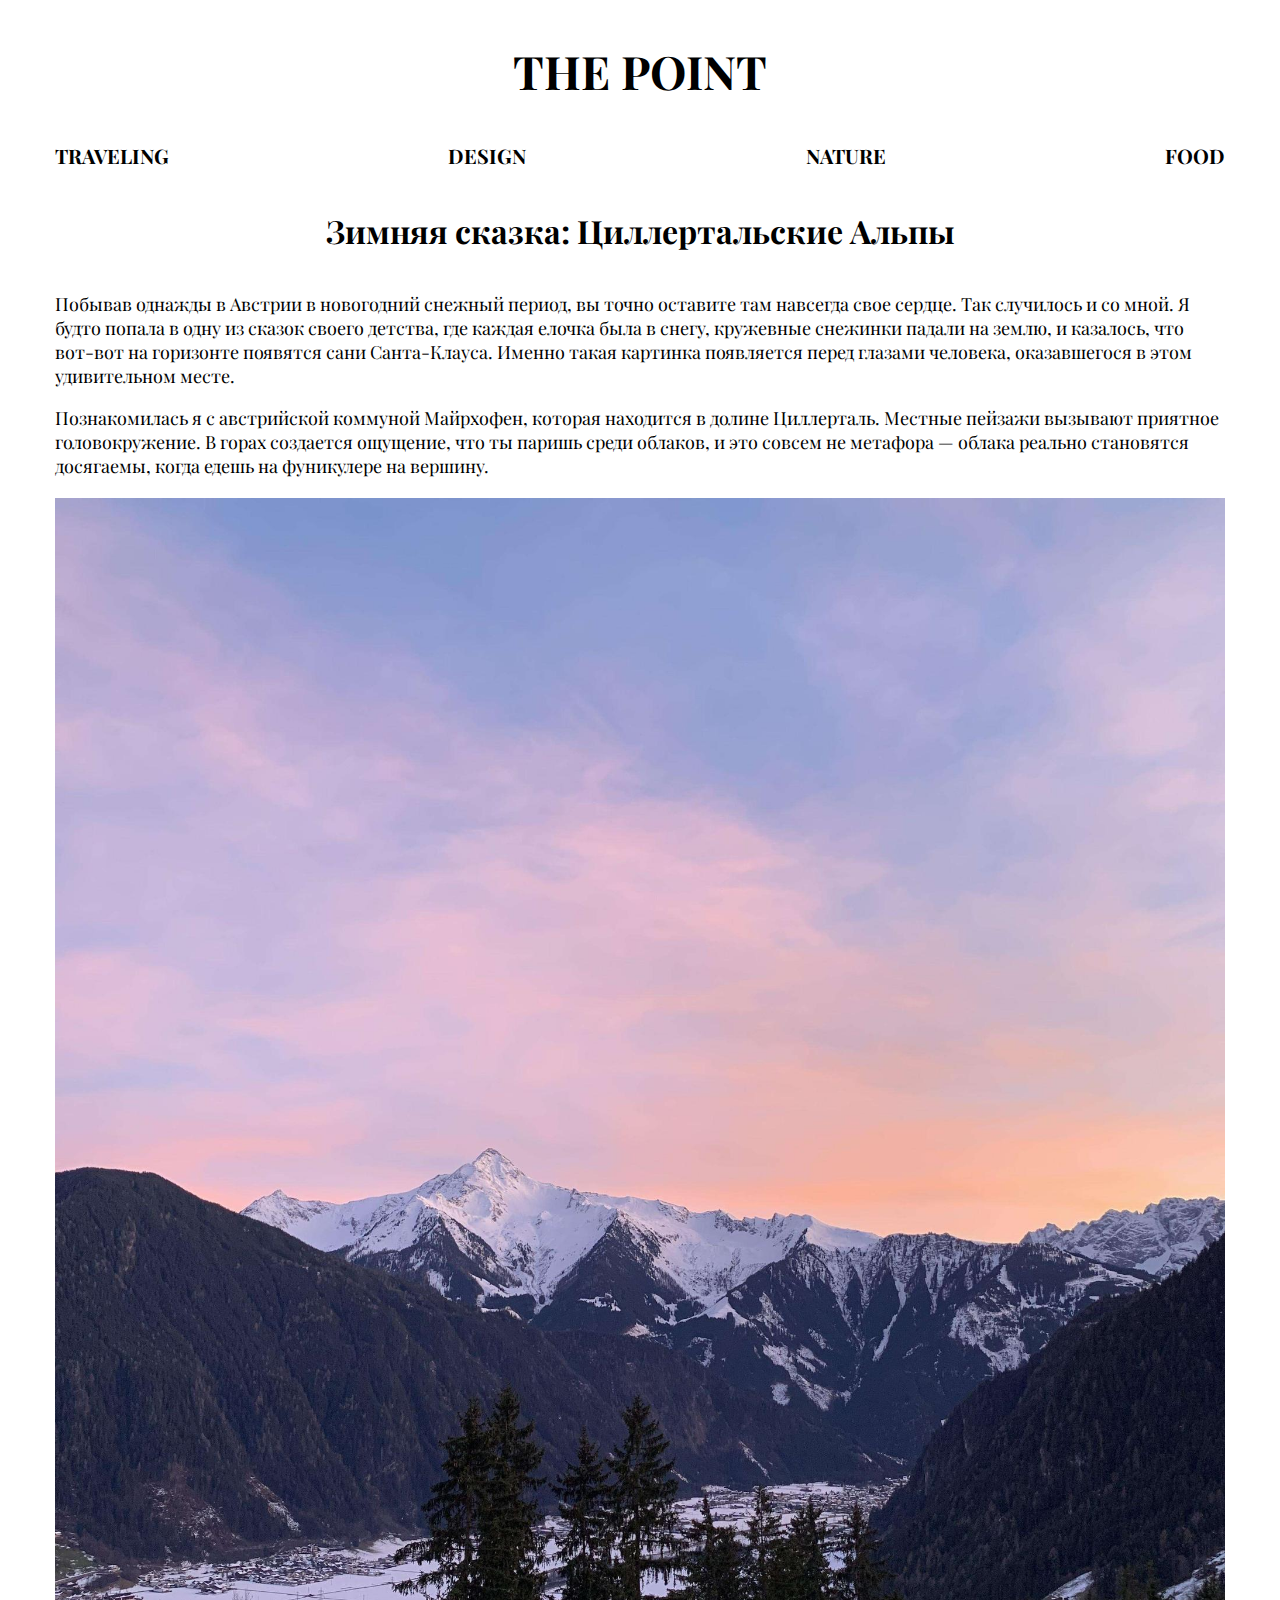
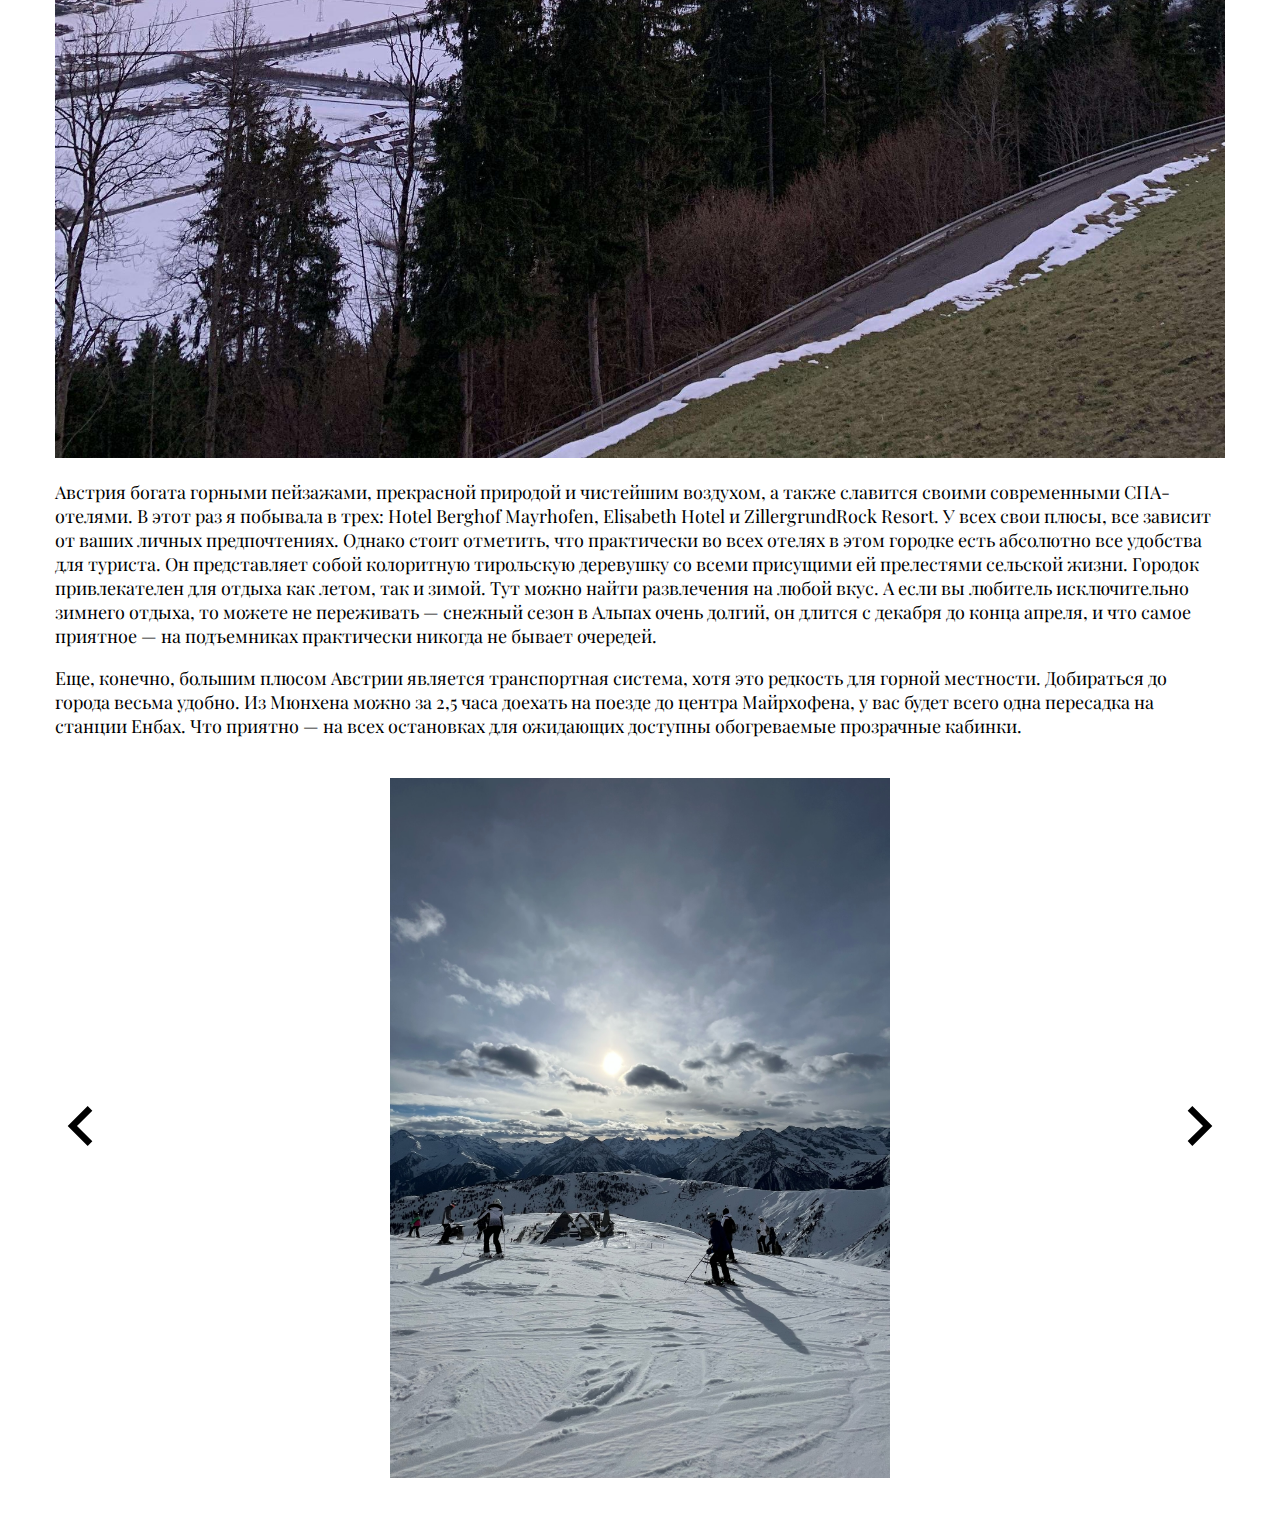
<file: page1.html>
<!DOCTYPE html>
<html lang="ru">
<head>
    <meta charset="UTF-8">
    <meta http-equiv="X-UA-Compatible" content="IE=edge">
    <meta name="viewport" content="width=device-width, initial-scale=1.0">
    <link href="https://fonts.googleapis.com/css2?family=Playfair+Display:wght@400;700&display=swap" rel="stylesheet">
    <link rel="stylesheet" href="css/page1.css">
    <link rel="stylesheet" href="css/style.css">
    
    <title>the point</title>
</head>
<body>

<!--SPRITE-->
<svg style="display: none;">
    <symbol id="like" viewBox="0 0 512 512">
        <g>
            <path  clip-rule="evenodd" d="M109.057 77.0774C64.0176 90.6447 27.4864 128.737 23.4054 184.058C21.848 205.17 30.6355 228.687 46.8978 253.392C63.0972 278.001 86.2238 303.049 112.068 326.983C163.753 374.849 225.295 417.349 261.212 442.017C265 444.619 265.737 449.502 262.858 452.925C259.98 456.348 254.576 457.014 250.788 454.413C214.922 429.779 152.424 386.649 99.7377 337.857C73.3956 313.461 49.2533 287.423 32.0917 261.352C14.993 235.376 4.3275 208.618 6.21567 183.023C10.7486 121.576 51.7426 77.9311 103.609 62.3072C155.558 46.6588 217.368 59.4262 262.618 108.498C265.663 111.8 265.169 116.709 261.515 119.461C257.86 122.214 252.428 121.768 249.383 118.465C208.493 74.1218 154.015 63.5347 109.057 77.0774Z" fill="black"/>
            <path  clip-rule="evenodd" d="M402.943 77.0774C447.982 90.6447 484.514 128.737 488.595 184.058C490.152 205.17 481.364 228.687 465.102 253.392C448.903 278.001 425.776 303.049 399.932 326.983C348.247 374.849 286.705 417.349 250.788 442.017C247 444.619 246.263 449.502 249.142 452.925C252.02 456.348 257.424 457.014 261.212 454.413C297.078 429.779 359.576 386.649 412.262 337.857C438.604 313.461 462.747 287.423 479.908 261.352C497.007 235.376 507.673 208.618 505.784 183.023C501.251 121.576 460.257 77.9311 408.391 62.3072C356.442 46.6588 294.632 59.4262 249.382 108.498C246.337 111.8 246.831 116.709 250.485 119.461C254.14 122.214 259.572 121.768 262.617 118.465C303.507 74.1218 357.985 63.5347 402.943 77.0774Z" fill="black"/>

        </g>
    </symbol>
    <symbol id="com" viewBox="0 0 64 64">
        <g>
            <path clip-rule="evenodd" d="M5 16C5 13.7909 6.79086 12 9 12H55.1166C57.3257 12 59.1166 13.7909 59.1166 16V42.0014C59.1166 44.2106 57.3257 46.0014 55.1166 46.0014H45.0033C44.3678 46.0014 43.7701 46.3034 43.3932 46.815L36.907 55.6176C34.6165 58.7262 29.6868 57.1061 29.6868 53.2449V48.0014C29.6868 46.8968 28.7914 46.0014 27.6868 46.0014H9C6.79086 46.0014 5 44.2106 5 42.0014V16ZM9 14C7.89543 14 7 14.8954 7 16V42.0014C7 43.106 7.89543 44.0014 9 44.0014H27.6868C29.8959 44.0014 31.6868 45.7923 31.6868 48.0014V53.2449C31.6868 55.1755 34.1517 55.9855 35.2969 54.4313L41.7831 45.6286C42.537 44.6054 43.7323 44.0014 45.0033 44.0014H55.1166C56.2212 44.0014 57.1166 43.106 57.1166 42.0014V16C57.1166 14.8954 56.2212 14 55.1166 14H9Z" fill="black"/>
            <path clip-rule="evenodd" d="M29.9027 17.9268C30.4317 18.0855 30.7319 18.643 30.5732 19.172L24.804 38.4028C24.6453 38.9318 24.0878 39.2319 23.5588 39.0732C23.0298 38.9145 22.7296 38.3571 22.8883 37.8281L28.6576 18.5973C28.8163 18.0683 29.3737 17.7681 29.9027 17.9268Z" fill="black"/>
            <path clip-rule="evenodd" d="M41.4412 17.9268C41.9702 18.0855 42.2704 18.643 42.1117 19.172L36.3424 38.4028C36.1837 38.9318 35.6263 39.2319 35.0973 39.0732C34.5683 38.9145 34.2681 38.3571 34.4268 37.8281L40.196 18.5973C40.3547 18.0683 40.9122 17.7681 41.4412 17.9268Z" fill="black"/>
            <path clip-rule="evenodd" d="M19 24.6539C19 24.1016 19.4477 23.6539 20 23.6539H45C45.5523 23.6539 46 24.1016 46 24.6539C46 25.2062 45.5523 25.6539 45 25.6539H20C19.4477 25.6539 19 25.2062 19 24.6539Z" fill="black"/>
            <path clip-rule="evenodd" d="M19 33.3077C19 32.7554 19.4477 32.3077 20 32.3077H45C45.5523 32.3077 46 32.7554 46 33.3077C46 33.86 45.5523 34.3077 45 34.3077H20C19.4477 34.3077 19 33.86 19 33.3077Z" fill="black"/>
        </g>
    </symbol>
    <symbol id="instagram" viewBox="0 0 512 512">
        <g>
            <path fill-rule="evenodd" clip-rule="evenodd" d="M335 107H177C138.34 107 107 138.34 107 177V335C107 373.66 138.34 405 177 405H335C373.66 405 405 373.66 405 335V177C405 138.34 373.66 107 335 107ZM177 87C127.294 87 87 127.294 87 177V335C87 384.706 127.294 425 177 425H335C384.706 425 425 384.706 425 335V177C425 127.294 384.706 87 335 87H177Z" fill="black"/>
            <path fill-rule="evenodd" clip-rule="evenodd" d="M256 310C285.823 310 310 285.823 310 256C310 226.177 285.823 202 256 202C226.177 202 202 226.177 202 256C202 285.823 226.177 310 256 310ZM256 327C295.212 327 327 295.212 327 256C327 216.788 295.212 185 256 185C216.788 185 185 216.788 185 256C185 295.212 216.788 327 256 327Z" fill="black"/>
            <path fill-rule="evenodd" clip-rule="evenodd" d="M333 185C346.807 185 358 173.807 358 160C358 146.193 346.807 135 333 135C319.193 135 308 146.193 308 160C308 173.807 319.193 185 333 185Z" fill="black"/>
        </g>
    </symbol>
    <symbol id="left" viewBox="0 0 306 306">
        <g>
            <polygon points="247.35,35.7 211.65,0 58.65,153 211.65,306 247.35,270.3 130.05,153 		"/>
        </g>
    </symbol>
    <symbol id="right" viewBox="0 0 306 306">
        <g>
            <polygon points="58.65,267.75 175.95,153 58.65,35.7 94.35,0 247.35,153 94.35,306 		"/>
        </g>
    </symbol>
</svg>

<header class="header">
    <h1 class="header__title">
        <a href="index.html" class="header__link">the point</a>
    </h1>
    <nav class="nav">
        <ul class="nav__list">
            <li class="nav__item">
                <a class="nav__link" href="traveling.html">traveling</a>
            </li>
            <li class="nav__item">
                <a class="nav__link" href="design.html">design</a>
            </li>
            <li class="nav__item">
                <a class="nav__link" href="nature.html">nature</a>
            </li>
            <li class="nav__item">
                <a class="nav__link" href="food.html">food</a>
            </li>
        </ul>
    </nav>
</header>
<main class="main">
    <div class="page__container">
        <div class="page__content">
            <h1 class="page__title">
                Зимняя сказка: Циллертальские Альпы
            </h1>
            <div class="page__text">
                <p>Побывав однажды в Австрии в новогодний снежный период, вы точно оставите там навсегда свое сердце. Так случилось и со мной. Я будто попала в одну из сказок своего детства, где каждая елочка была в снегу, кружевные снежинки падали на землю, и казалось, что вот-вот на горизонте появятся сани Санта-Клауса. Именно такая картинка появляется перед глазами человека, оказавшегося в этом удивительном месте.</p>
                <p>Познакомилась я с австрийской коммуной Майрхофен, которая находится в долине Циллерталь. Местные пейзажи вызывают приятное головокружение. В горах создается ощущение, что ты паришь среди облаков, и это совсем не метафора — облака реально становятся досягаемы, когда едешь на фуникулере на вершину.</p>
            </div>
            <div class="page__photo">
                <img class="page__img" src="img/p1.jpeg" alt="">
            </div>
            <div class="page__text">
                <p>Австрия богата горными пейзажами, прекрасной природой и чистейшим воздухом, а также славится своими современными СПА-отелями. В этот раз я побывала в трех: Hotel Berghof Mayrhofen, Elisabeth Hotel и ZillergrundRock Resort. У всех свои плюсы, все зависит от ваших личных предпочтениях. Однако стоит отметить, что практически во всех отелях в этом городке есть абсолютно все удобства для туриста. Он представляет собой колоритную тирольскую деревушку со всеми присущими ей прелестями сельской жизни. Городок привлекателен для отдыха как летом, так и зимой. Тут можно найти развлечения на любой вкус. А если вы любитель исключительно зимнего отдыха, то можете не переживать — снежный сезон в Альпах очень долгий, он длится с декабря до конца апреля, и что самое приятное — на подъемниках практически никогда не бывает очередей.</p>
                <p>Еще, конечно, большим плюсом Австрии является транспортная система, хотя это редкость для горной местности. Добираться до города весьма удобно. Из Мюнхена можно за 2,5 часа доехать на поезде до центра Майрхофена, у вас будет всего одна пересадка на станции Енбах. Что приятно — на всех остановках для ожидающих доступны обогреваемые прозрачные кабинки.</p> 
            </div>
            <div class="page__block">
                <button class="slider__btn btn-left">
                    <svg class="slider__svg">
                        <use xlink:href="#left"></use>
                    </svg>
                </button>
                <div class="slider">
                    <div class="slider__line">
                        <img src="img/page1img/1.jpeg" alt="" class="slider__img" width="500px">
                        <img src="img/page1img/2.jpg" alt="" class="slider__img" width="500px">
                        <img src="img/page1img/3.jpeg" alt="" class="slider__img" width="500px">
                    </div>
                </div>
                <button class="slider__btn btn-right">
                    <svg class="slider__svg">
                        <use xlink:href="#right"></use>
                    </svg>
                </button>
            </div>
            
        </div>
    </div>
</main>
   <script src="script/scriptpage1.js"></script>
</body>
</html>
</file>
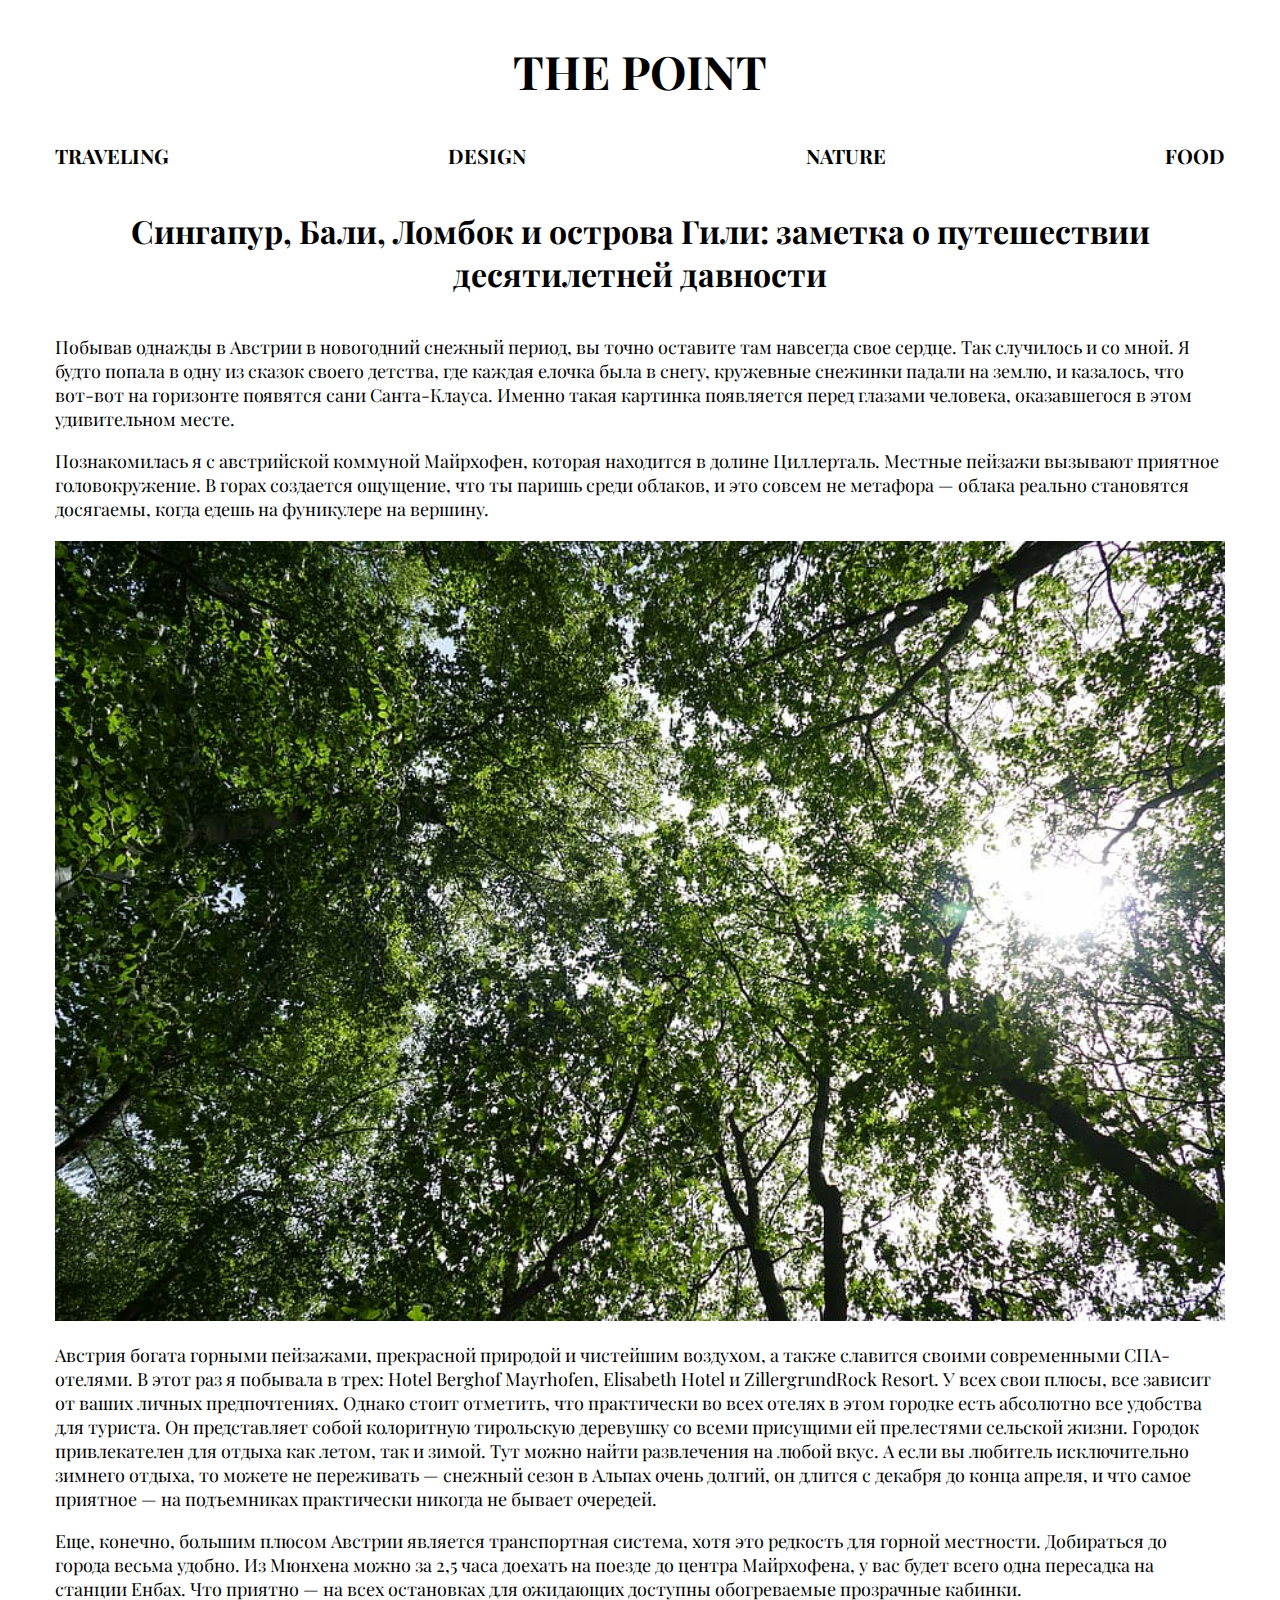
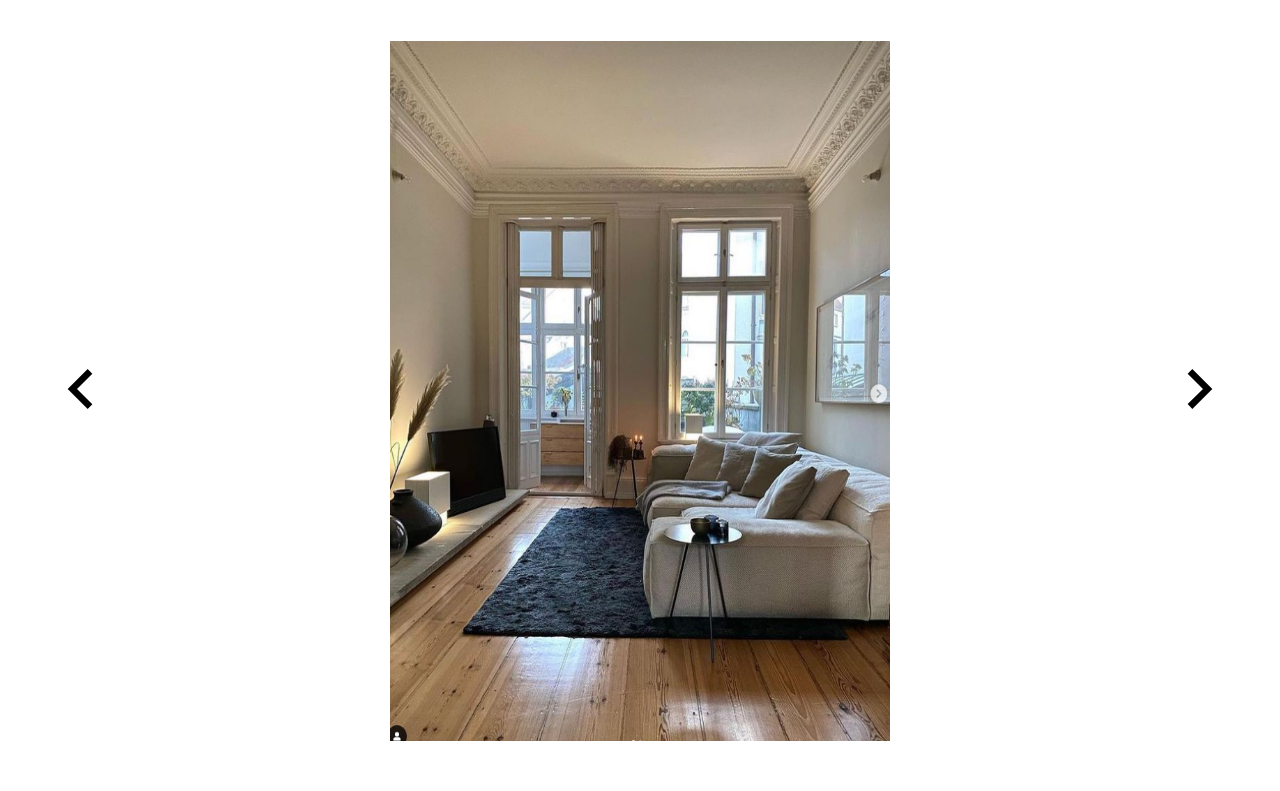
<file: page2.html>
<!DOCTYPE html>
<html lang="ru">
<head>
    <meta charset="UTF-8">
    <meta http-equiv="X-UA-Compatible" content="IE=edge">
    <meta name="viewport" content="width=device-width, initial-scale=1.0">
    <link href="https://fonts.googleapis.com/css2?family=Playfair+Display:wght@400;700&display=swap" rel="stylesheet">
    <link rel="stylesheet" href="css/page2.css">
    <link rel="stylesheet" href="css/style.css">
    
    <title>the point</title>
</head>
<body>

<!--SPRITE-->
<svg style="display: none;">
    <symbol id="like" viewBox="0 0 512 512">
        <g>
            <path  clip-rule="evenodd" d="M109.057 77.0774C64.0176 90.6447 27.4864 128.737 23.4054 184.058C21.848 205.17 30.6355 228.687 46.8978 253.392C63.0972 278.001 86.2238 303.049 112.068 326.983C163.753 374.849 225.295 417.349 261.212 442.017C265 444.619 265.737 449.502 262.858 452.925C259.98 456.348 254.576 457.014 250.788 454.413C214.922 429.779 152.424 386.649 99.7377 337.857C73.3956 313.461 49.2533 287.423 32.0917 261.352C14.993 235.376 4.3275 208.618 6.21567 183.023C10.7486 121.576 51.7426 77.9311 103.609 62.3072C155.558 46.6588 217.368 59.4262 262.618 108.498C265.663 111.8 265.169 116.709 261.515 119.461C257.86 122.214 252.428 121.768 249.383 118.465C208.493 74.1218 154.015 63.5347 109.057 77.0774Z" fill="black"/>
            <path  clip-rule="evenodd" d="M402.943 77.0774C447.982 90.6447 484.514 128.737 488.595 184.058C490.152 205.17 481.364 228.687 465.102 253.392C448.903 278.001 425.776 303.049 399.932 326.983C348.247 374.849 286.705 417.349 250.788 442.017C247 444.619 246.263 449.502 249.142 452.925C252.02 456.348 257.424 457.014 261.212 454.413C297.078 429.779 359.576 386.649 412.262 337.857C438.604 313.461 462.747 287.423 479.908 261.352C497.007 235.376 507.673 208.618 505.784 183.023C501.251 121.576 460.257 77.9311 408.391 62.3072C356.442 46.6588 294.632 59.4262 249.382 108.498C246.337 111.8 246.831 116.709 250.485 119.461C254.14 122.214 259.572 121.768 262.617 118.465C303.507 74.1218 357.985 63.5347 402.943 77.0774Z" fill="black"/>

        </g>
    </symbol>
    <symbol id="com" viewBox="0 0 64 64">
        <g>
            <path clip-rule="evenodd" d="M5 16C5 13.7909 6.79086 12 9 12H55.1166C57.3257 12 59.1166 13.7909 59.1166 16V42.0014C59.1166 44.2106 57.3257 46.0014 55.1166 46.0014H45.0033C44.3678 46.0014 43.7701 46.3034 43.3932 46.815L36.907 55.6176C34.6165 58.7262 29.6868 57.1061 29.6868 53.2449V48.0014C29.6868 46.8968 28.7914 46.0014 27.6868 46.0014H9C6.79086 46.0014 5 44.2106 5 42.0014V16ZM9 14C7.89543 14 7 14.8954 7 16V42.0014C7 43.106 7.89543 44.0014 9 44.0014H27.6868C29.8959 44.0014 31.6868 45.7923 31.6868 48.0014V53.2449C31.6868 55.1755 34.1517 55.9855 35.2969 54.4313L41.7831 45.6286C42.537 44.6054 43.7323 44.0014 45.0033 44.0014H55.1166C56.2212 44.0014 57.1166 43.106 57.1166 42.0014V16C57.1166 14.8954 56.2212 14 55.1166 14H9Z" fill="black"/>
            <path clip-rule="evenodd" d="M29.9027 17.9268C30.4317 18.0855 30.7319 18.643 30.5732 19.172L24.804 38.4028C24.6453 38.9318 24.0878 39.2319 23.5588 39.0732C23.0298 38.9145 22.7296 38.3571 22.8883 37.8281L28.6576 18.5973C28.8163 18.0683 29.3737 17.7681 29.9027 17.9268Z" fill="black"/>
            <path clip-rule="evenodd" d="M41.4412 17.9268C41.9702 18.0855 42.2704 18.643 42.1117 19.172L36.3424 38.4028C36.1837 38.9318 35.6263 39.2319 35.0973 39.0732C34.5683 38.9145 34.2681 38.3571 34.4268 37.8281L40.196 18.5973C40.3547 18.0683 40.9122 17.7681 41.4412 17.9268Z" fill="black"/>
            <path clip-rule="evenodd" d="M19 24.6539C19 24.1016 19.4477 23.6539 20 23.6539H45C45.5523 23.6539 46 24.1016 46 24.6539C46 25.2062 45.5523 25.6539 45 25.6539H20C19.4477 25.6539 19 25.2062 19 24.6539Z" fill="black"/>
            <path clip-rule="evenodd" d="M19 33.3077C19 32.7554 19.4477 32.3077 20 32.3077H45C45.5523 32.3077 46 32.7554 46 33.3077C46 33.86 45.5523 34.3077 45 34.3077H20C19.4477 34.3077 19 33.86 19 33.3077Z" fill="black"/>
        </g>
    </symbol>
    <symbol id="instagram" viewBox="0 0 512 512">
        <g>
            <path fill-rule="evenodd" clip-rule="evenodd" d="M335 107H177C138.34 107 107 138.34 107 177V335C107 373.66 138.34 405 177 405H335C373.66 405 405 373.66 405 335V177C405 138.34 373.66 107 335 107ZM177 87C127.294 87 87 127.294 87 177V335C87 384.706 127.294 425 177 425H335C384.706 425 425 384.706 425 335V177C425 127.294 384.706 87 335 87H177Z" fill="black"/>
            <path fill-rule="evenodd" clip-rule="evenodd" d="M256 310C285.823 310 310 285.823 310 256C310 226.177 285.823 202 256 202C226.177 202 202 226.177 202 256C202 285.823 226.177 310 256 310ZM256 327C295.212 327 327 295.212 327 256C327 216.788 295.212 185 256 185C216.788 185 185 216.788 185 256C185 295.212 216.788 327 256 327Z" fill="black"/>
            <path fill-rule="evenodd" clip-rule="evenodd" d="M333 185C346.807 185 358 173.807 358 160C358 146.193 346.807 135 333 135C319.193 135 308 146.193 308 160C308 173.807 319.193 185 333 185Z" fill="black"/>
        </g>
    </symbol>
    <symbol id="left" viewBox="0 0 306 306">
        <g>
            <polygon points="247.35,35.7 211.65,0 58.65,153 211.65,306 247.35,270.3 130.05,153 		"/>
        </g>
    </symbol>
    <symbol id="right" viewBox="0 0 306 306">
        <g>
            <polygon points="58.65,267.75 175.95,153 58.65,35.7 94.35,0 247.35,153 94.35,306 		"/>
        </g>
    </symbol>
</svg>

<header class="header">
    <h1 class="header__title">
        <a href="index.html" class="header__link">the point</a>
    </h1>
    <nav class="nav">
        <ul class="nav__list">
            <li class="nav__item">
                <a class="nav__link" href="traveling.html">traveling</a>
            </li>
            <li class="nav__item">
                <a class="nav__link" href="design.html">design</a>
            </li>
            <li class="nav__item">
                <a class="nav__link" href="nature.html">nature</a>
            </li>
            <li class="nav__item">
                <a class="nav__link" href="food.html">food</a>
            </li>
        </ul>
    </nav>
</header>
<main class="main">
    <div class="page__container">
        <div class="page__content">
            <h1 class="page__title">
                Сингапур, Бали, Ломбок и острова Гили: заметка о путешествии десятилетней давности
            </h1>
            <div class="page__text">
                <p>Побывав однажды в Австрии в новогодний снежный период, вы точно оставите там навсегда свое сердце. Так случилось и со мной. Я будто попала в одну из сказок своего детства, где каждая елочка была в снегу, кружевные снежинки падали на землю, и казалось, что вот-вот на горизонте появятся сани Санта-Клауса. Именно такая картинка появляется перед глазами человека, оказавшегося в этом удивительном месте.</p>
                <p>Познакомилась я с австрийской коммуной Майрхофен, которая находится в долине Циллерталь. Местные пейзажи вызывают приятное головокружение. В горах создается ощущение, что ты паришь среди облаков, и это совсем не метафора — облака реально становятся досягаемы, когда едешь на фуникулере на вершину.</p>
            </div>
            <div class="page__photo">
                <img class="page__img" src="img/p2.jpg" alt="">
            </div>
            <div class="page__text">
                <p>Австрия богата горными пейзажами, прекрасной природой и чистейшим воздухом, а также славится своими современными СПА-отелями. В этот раз я побывала в трех: Hotel Berghof Mayrhofen, Elisabeth Hotel и ZillergrundRock Resort. У всех свои плюсы, все зависит от ваших личных предпочтениях. Однако стоит отметить, что практически во всех отелях в этом городке есть абсолютно все удобства для туриста. Он представляет собой колоритную тирольскую деревушку со всеми присущими ей прелестями сельской жизни. Городок привлекателен для отдыха как летом, так и зимой. Тут можно найти развлечения на любой вкус. А если вы любитель исключительно зимнего отдыха, то можете не переживать — снежный сезон в Альпах очень долгий, он длится с декабря до конца апреля, и что самое приятное — на подъемниках практически никогда не бывает очередей.</p>
                <p>Еще, конечно, большим плюсом Австрии является транспортная система, хотя это редкость для горной местности. Добираться до города весьма удобно. Из Мюнхена можно за 2,5 часа доехать на поезде до центра Майрхофена, у вас будет всего одна пересадка на станции Енбах. Что приятно — на всех остановках для ожидающих доступны обогреваемые прозрачные кабинки.</p> 
            </div>
            <div class="page__block">
                <button class="slider__btn btn-left">
                    <svg class="slider__svg">
                        <use xlink:href="#left"></use>
                    </svg>
                </button>
                <div class="slider">
                    <div class="slider__line">
                        <img src="img/page2img/d.PNG" alt="" class="slider__img" width="500px">
                        <img src="img/page2img/d1.PNG" alt="" class="slider__img" width="500px">
                        <img src="img/page2img/d3.PNG" alt="" class="slider__img" width="500px">
                    </div>
                </div>
                <button class="slider__btn btn-right">
                    <svg class="slider__svg">
                        <use xlink:href="#right"></use>
                    </svg>
                </button>
            </div>
            
        </div>
    </div>
</main>
   <script src="script/scriptpage2.js"></script>
</body>
</html>
</file>
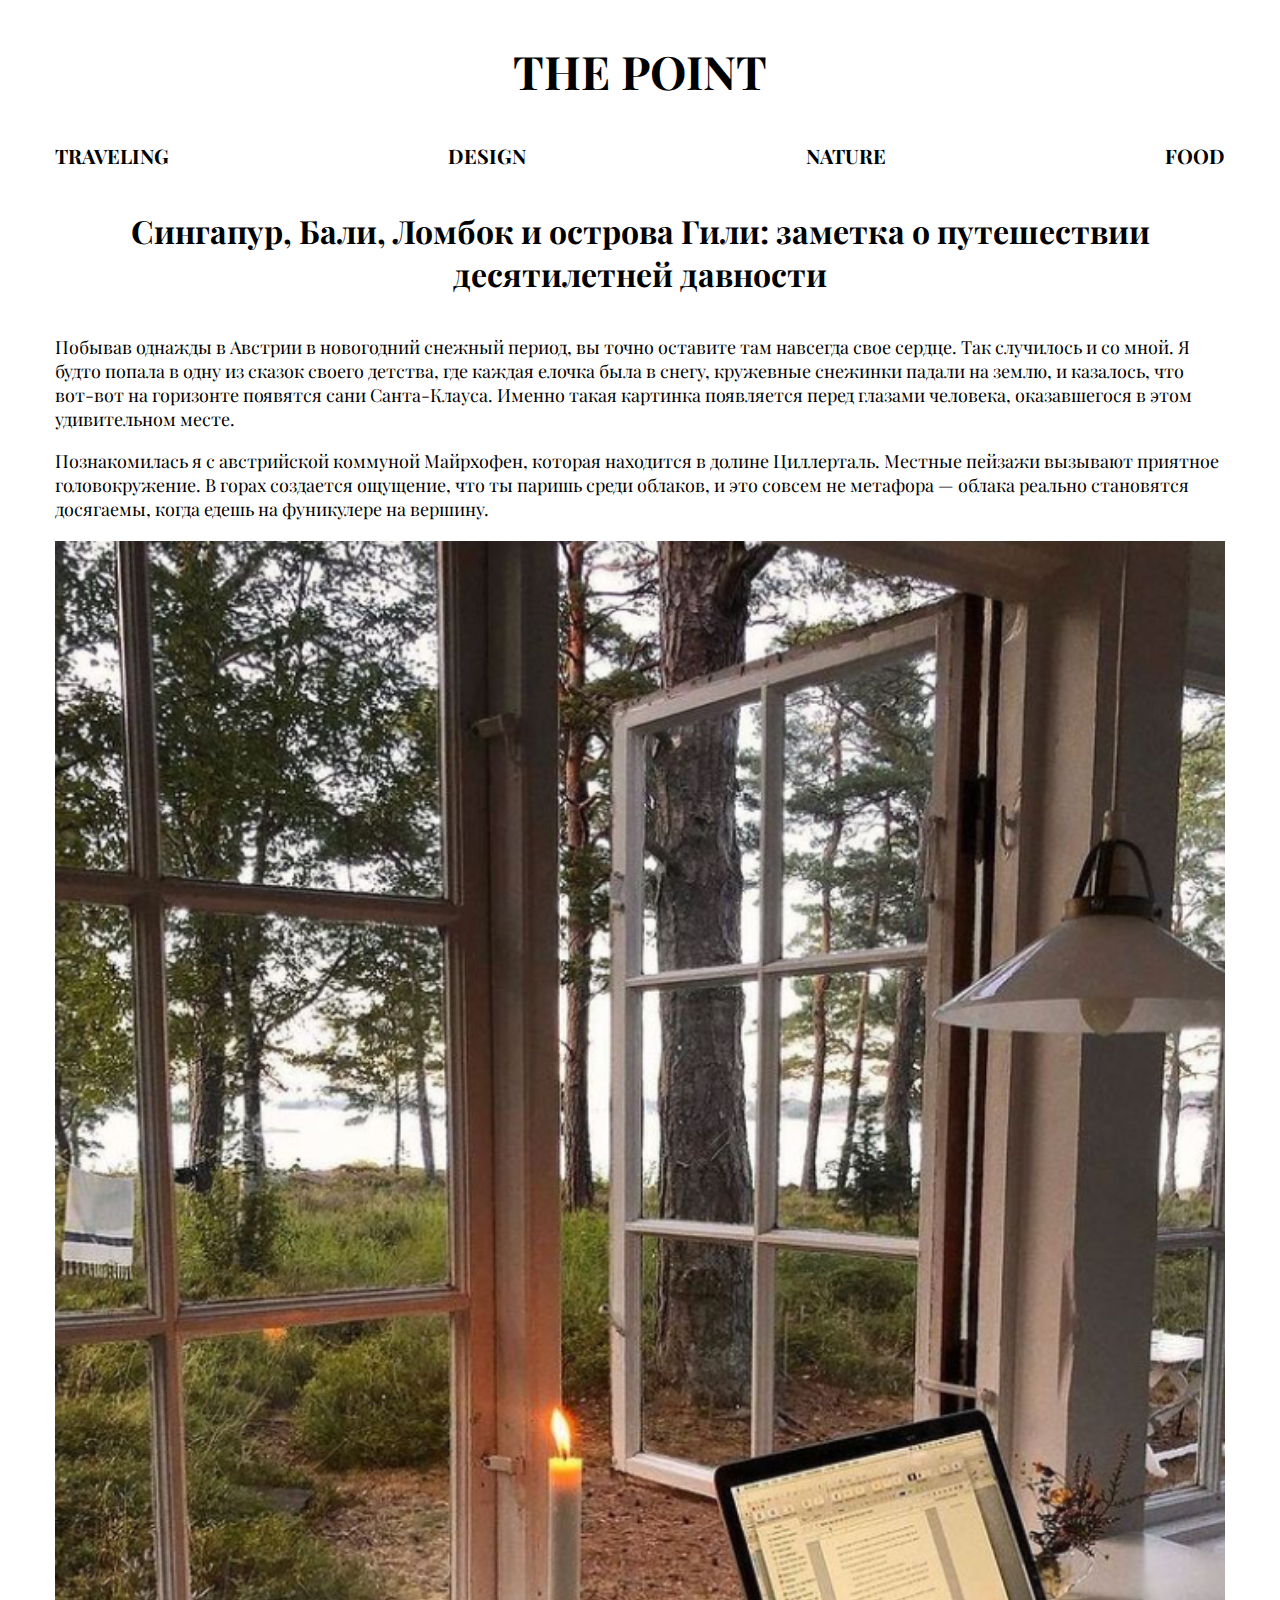
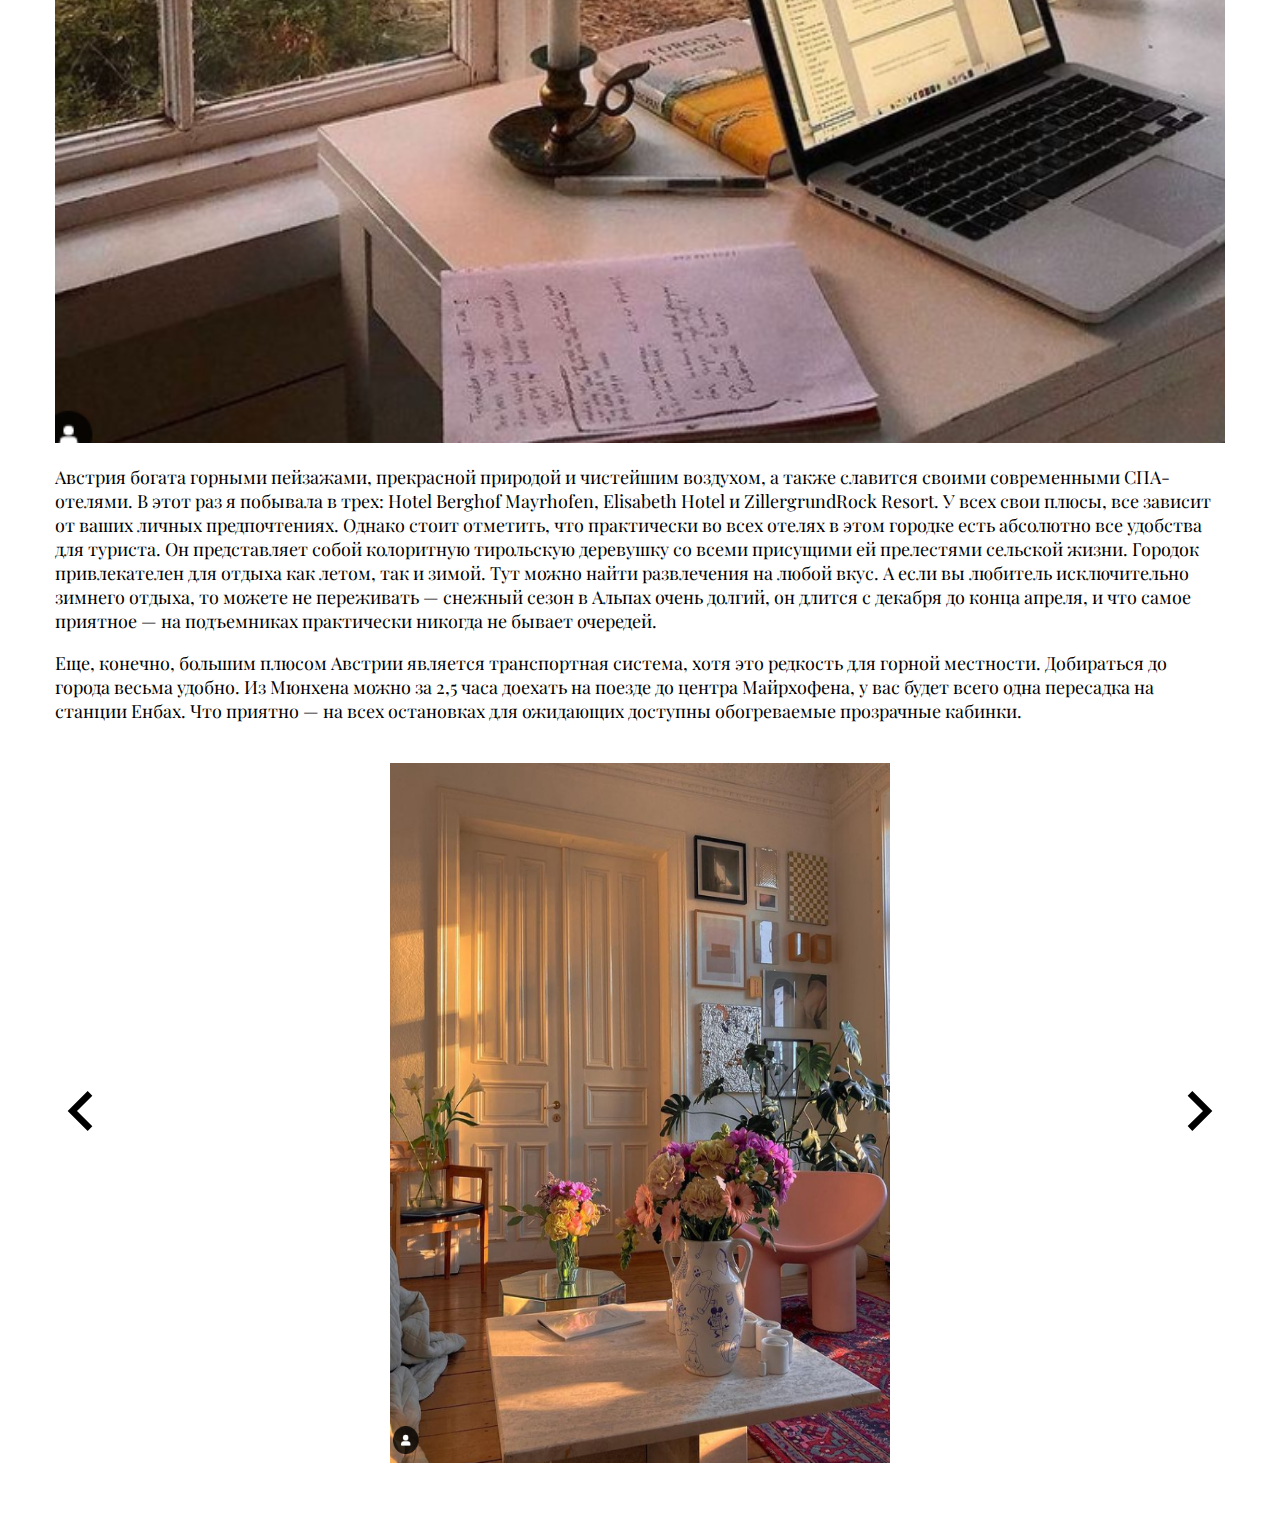
<file: page3.html>
<!DOCTYPE html>
<html lang="ru">
<head>
    <meta charset="UTF-8">
    <meta http-equiv="X-UA-Compatible" content="IE=edge">
    <meta name="viewport" content="width=device-width, initial-scale=1.0">
    <link href="https://fonts.googleapis.com/css2?family=Playfair+Display:wght@400;700&display=swap" rel="stylesheet">
    <link rel="stylesheet" href="css/page3.css">
    <link rel="stylesheet" href="css/style.css">
    
    <title>the point</title>
</head>
<body>

<!--SPRITE-->
<svg style="display: none;">
    <symbol id="like" viewBox="0 0 512 512">
        <g>
            <path  clip-rule="evenodd" d="M109.057 77.0774C64.0176 90.6447 27.4864 128.737 23.4054 184.058C21.848 205.17 30.6355 228.687 46.8978 253.392C63.0972 278.001 86.2238 303.049 112.068 326.983C163.753 374.849 225.295 417.349 261.212 442.017C265 444.619 265.737 449.502 262.858 452.925C259.98 456.348 254.576 457.014 250.788 454.413C214.922 429.779 152.424 386.649 99.7377 337.857C73.3956 313.461 49.2533 287.423 32.0917 261.352C14.993 235.376 4.3275 208.618 6.21567 183.023C10.7486 121.576 51.7426 77.9311 103.609 62.3072C155.558 46.6588 217.368 59.4262 262.618 108.498C265.663 111.8 265.169 116.709 261.515 119.461C257.86 122.214 252.428 121.768 249.383 118.465C208.493 74.1218 154.015 63.5347 109.057 77.0774Z" fill="black"/>
            <path  clip-rule="evenodd" d="M402.943 77.0774C447.982 90.6447 484.514 128.737 488.595 184.058C490.152 205.17 481.364 228.687 465.102 253.392C448.903 278.001 425.776 303.049 399.932 326.983C348.247 374.849 286.705 417.349 250.788 442.017C247 444.619 246.263 449.502 249.142 452.925C252.02 456.348 257.424 457.014 261.212 454.413C297.078 429.779 359.576 386.649 412.262 337.857C438.604 313.461 462.747 287.423 479.908 261.352C497.007 235.376 507.673 208.618 505.784 183.023C501.251 121.576 460.257 77.9311 408.391 62.3072C356.442 46.6588 294.632 59.4262 249.382 108.498C246.337 111.8 246.831 116.709 250.485 119.461C254.14 122.214 259.572 121.768 262.617 118.465C303.507 74.1218 357.985 63.5347 402.943 77.0774Z" fill="black"/>

        </g>
    </symbol>
    <symbol id="com" viewBox="0 0 64 64">
        <g>
            <path clip-rule="evenodd" d="M5 16C5 13.7909 6.79086 12 9 12H55.1166C57.3257 12 59.1166 13.7909 59.1166 16V42.0014C59.1166 44.2106 57.3257 46.0014 55.1166 46.0014H45.0033C44.3678 46.0014 43.7701 46.3034 43.3932 46.815L36.907 55.6176C34.6165 58.7262 29.6868 57.1061 29.6868 53.2449V48.0014C29.6868 46.8968 28.7914 46.0014 27.6868 46.0014H9C6.79086 46.0014 5 44.2106 5 42.0014V16ZM9 14C7.89543 14 7 14.8954 7 16V42.0014C7 43.106 7.89543 44.0014 9 44.0014H27.6868C29.8959 44.0014 31.6868 45.7923 31.6868 48.0014V53.2449C31.6868 55.1755 34.1517 55.9855 35.2969 54.4313L41.7831 45.6286C42.537 44.6054 43.7323 44.0014 45.0033 44.0014H55.1166C56.2212 44.0014 57.1166 43.106 57.1166 42.0014V16C57.1166 14.8954 56.2212 14 55.1166 14H9Z" fill="black"/>
            <path clip-rule="evenodd" d="M29.9027 17.9268C30.4317 18.0855 30.7319 18.643 30.5732 19.172L24.804 38.4028C24.6453 38.9318 24.0878 39.2319 23.5588 39.0732C23.0298 38.9145 22.7296 38.3571 22.8883 37.8281L28.6576 18.5973C28.8163 18.0683 29.3737 17.7681 29.9027 17.9268Z" fill="black"/>
            <path clip-rule="evenodd" d="M41.4412 17.9268C41.9702 18.0855 42.2704 18.643 42.1117 19.172L36.3424 38.4028C36.1837 38.9318 35.6263 39.2319 35.0973 39.0732C34.5683 38.9145 34.2681 38.3571 34.4268 37.8281L40.196 18.5973C40.3547 18.0683 40.9122 17.7681 41.4412 17.9268Z" fill="black"/>
            <path clip-rule="evenodd" d="M19 24.6539C19 24.1016 19.4477 23.6539 20 23.6539H45C45.5523 23.6539 46 24.1016 46 24.6539C46 25.2062 45.5523 25.6539 45 25.6539H20C19.4477 25.6539 19 25.2062 19 24.6539Z" fill="black"/>
            <path clip-rule="evenodd" d="M19 33.3077C19 32.7554 19.4477 32.3077 20 32.3077H45C45.5523 32.3077 46 32.7554 46 33.3077C46 33.86 45.5523 34.3077 45 34.3077H20C19.4477 34.3077 19 33.86 19 33.3077Z" fill="black"/>
        </g>
    </symbol>
    <symbol id="instagram" viewBox="0 0 512 512">
        <g>
            <path fill-rule="evenodd" clip-rule="evenodd" d="M335 107H177C138.34 107 107 138.34 107 177V335C107 373.66 138.34 405 177 405H335C373.66 405 405 373.66 405 335V177C405 138.34 373.66 107 335 107ZM177 87C127.294 87 87 127.294 87 177V335C87 384.706 127.294 425 177 425H335C384.706 425 425 384.706 425 335V177C425 127.294 384.706 87 335 87H177Z" fill="black"/>
            <path fill-rule="evenodd" clip-rule="evenodd" d="M256 310C285.823 310 310 285.823 310 256C310 226.177 285.823 202 256 202C226.177 202 202 226.177 202 256C202 285.823 226.177 310 256 310ZM256 327C295.212 327 327 295.212 327 256C327 216.788 295.212 185 256 185C216.788 185 185 216.788 185 256C185 295.212 216.788 327 256 327Z" fill="black"/>
            <path fill-rule="evenodd" clip-rule="evenodd" d="M333 185C346.807 185 358 173.807 358 160C358 146.193 346.807 135 333 135C319.193 135 308 146.193 308 160C308 173.807 319.193 185 333 185Z" fill="black"/>
        </g>
    </symbol>
    <symbol id="left" viewBox="0 0 306 306">
        <g>
            <polygon points="247.35,35.7 211.65,0 58.65,153 211.65,306 247.35,270.3 130.05,153 		"/>
        </g>
    </symbol>
    <symbol id="right" viewBox="0 0 306 306">
        <g>
            <polygon points="58.65,267.75 175.95,153 58.65,35.7 94.35,0 247.35,153 94.35,306 		"/>
        </g>
    </symbol>
</svg>

<header class="header">
    <h1 class="header__title">
        <a href="../index.html" class="header__link">the point</a>
    </h1>
    <nav class="nav">
        <ul class="nav__list">
            <li class="nav__item">
                <a class="nav__link" href="traveling.html">traveling</a>
            </li>
            <li class="nav__item">
                <a class="nav__link" href="design.html">design</a>
            </li>
            <li class="nav__item">
                <a class="nav__link" href="nature.html">nature</a>
            </li>
            <li class="nav__item">
                <a class="nav__link" href="food.html">food</a>
            </li>
        </ul>
    </nav>
</header>
<main class="main">
    <div class="page__container">
        <div class="page__content">
            <h1 class="page__title">
                Сингапур, Бали, Ломбок и острова Гили: заметка о путешествии десятилетней давности
            </h1>
            <div class="page__text">
                <p>Побывав однажды в Австрии в новогодний снежный период, вы точно оставите там навсегда свое сердце. Так случилось и со мной. Я будто попала в одну из сказок своего детства, где каждая елочка была в снегу, кружевные снежинки падали на землю, и казалось, что вот-вот на горизонте появятся сани Санта-Клауса. Именно такая картинка появляется перед глазами человека, оказавшегося в этом удивительном месте.</p>
                <p>Познакомилась я с австрийской коммуной Майрхофен, которая находится в долине Циллерталь. Местные пейзажи вызывают приятное головокружение. В горах создается ощущение, что ты паришь среди облаков, и это совсем не метафора — облака реально становятся досягаемы, когда едешь на фуникулере на вершину.</p>
            </div>
            <div class="page__photo">
                <img class="page__img" src="img/p3.PNG" alt="">
            </div>
            <div class="page__text">
                <p>Австрия богата горными пейзажами, прекрасной природой и чистейшим воздухом, а также славится своими современными СПА-отелями. В этот раз я побывала в трех: Hotel Berghof Mayrhofen, Elisabeth Hotel и ZillergrundRock Resort. У всех свои плюсы, все зависит от ваших личных предпочтениях. Однако стоит отметить, что практически во всех отелях в этом городке есть абсолютно все удобства для туриста. Он представляет собой колоритную тирольскую деревушку со всеми присущими ей прелестями сельской жизни. Городок привлекателен для отдыха как летом, так и зимой. Тут можно найти развлечения на любой вкус. А если вы любитель исключительно зимнего отдыха, то можете не переживать — снежный сезон в Альпах очень долгий, он длится с декабря до конца апреля, и что самое приятное — на подъемниках практически никогда не бывает очередей.</p>
                <p>Еще, конечно, большим плюсом Австрии является транспортная система, хотя это редкость для горной местности. Добираться до города весьма удобно. Из Мюнхена можно за 2,5 часа доехать на поезде до центра Майрхофена, у вас будет всего одна пересадка на станции Енбах. Что приятно — на всех остановках для ожидающих доступны обогреваемые прозрачные кабинки.</p> 
            </div>
            <div class="page__block">
                <button class="slider__btn btn-left">
                    <svg class="slider__svg">
                        <use xlink:href="#left"></use>
                    </svg>
                </button>
                <div class="slider">
                    <div class="slider__line">
                        <img src="img/page3img/1.PNG" alt="" class="slider__img" width="500px">
                        <img src="img/page3img/2.PNG" alt="" class="slider__img" width="500px">
                        <img src="img/page3img/5.PNG" alt="" class="slider__img" width="500px">
                    </div>
                </div>
                <button class="slider__btn btn-right">
                    <svg class="slider__svg">
                        <use xlink:href="#right"></use>
                    </svg>
                </button>
            </div>
            
        </div>
    </div>
</main>
   <script src="script/scriptpage3.js"></script>
</body>
</html>
</file>
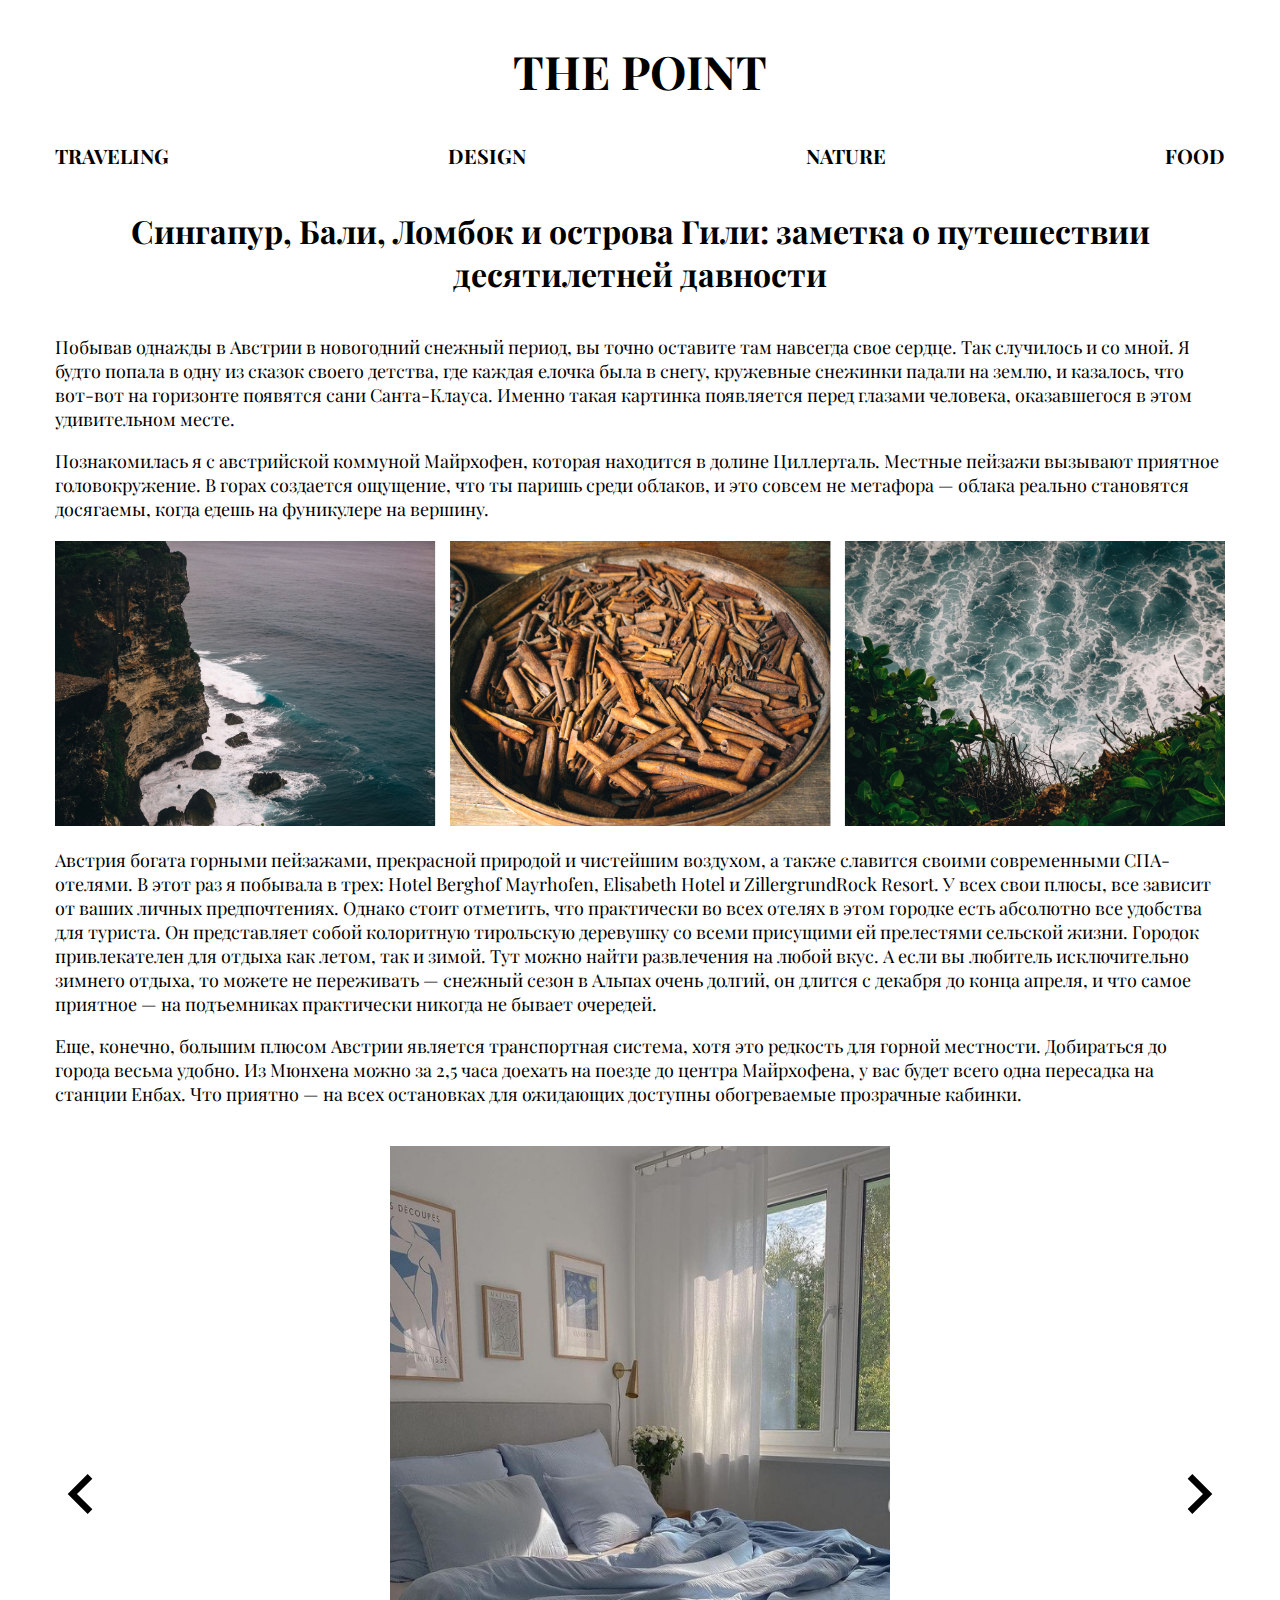
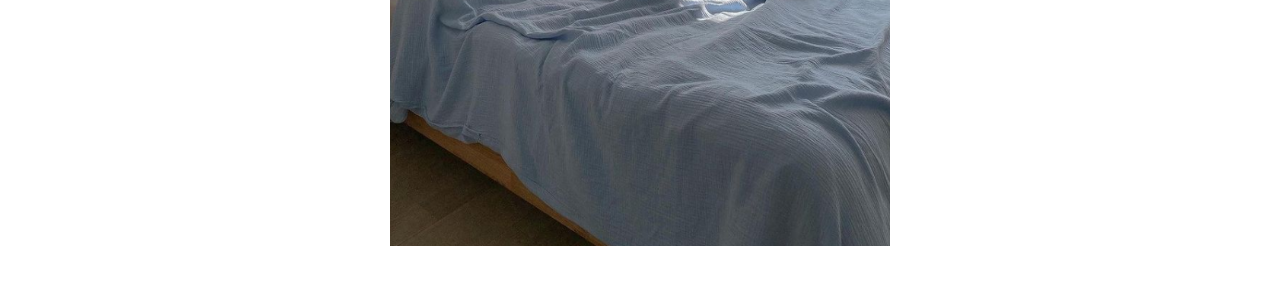
<file: page4.html>
<!DOCTYPE html>
<html lang="ru">
<head>
    <meta charset="UTF-8">
    <meta http-equiv="X-UA-Compatible" content="IE=edge">
    <meta name="viewport" content="width=device-width, initial-scale=1.0">
    <link href="https://fonts.googleapis.com/css2?family=Playfair+Display:wght@400;700&display=swap" rel="stylesheet">
    <link rel="stylesheet" href="css/page4.css">
    <link rel="stylesheet" href="css/style.css">
    
    <title>the point</title>
</head>
<body>

<!--SPRITE-->
<svg style="display: none;">
    <symbol id="like" viewBox="0 0 512 512">
        <g>
            <path  clip-rule="evenodd" d="M109.057 77.0774C64.0176 90.6447 27.4864 128.737 23.4054 184.058C21.848 205.17 30.6355 228.687 46.8978 253.392C63.0972 278.001 86.2238 303.049 112.068 326.983C163.753 374.849 225.295 417.349 261.212 442.017C265 444.619 265.737 449.502 262.858 452.925C259.98 456.348 254.576 457.014 250.788 454.413C214.922 429.779 152.424 386.649 99.7377 337.857C73.3956 313.461 49.2533 287.423 32.0917 261.352C14.993 235.376 4.3275 208.618 6.21567 183.023C10.7486 121.576 51.7426 77.9311 103.609 62.3072C155.558 46.6588 217.368 59.4262 262.618 108.498C265.663 111.8 265.169 116.709 261.515 119.461C257.86 122.214 252.428 121.768 249.383 118.465C208.493 74.1218 154.015 63.5347 109.057 77.0774Z" fill="black"/>
            <path  clip-rule="evenodd" d="M402.943 77.0774C447.982 90.6447 484.514 128.737 488.595 184.058C490.152 205.17 481.364 228.687 465.102 253.392C448.903 278.001 425.776 303.049 399.932 326.983C348.247 374.849 286.705 417.349 250.788 442.017C247 444.619 246.263 449.502 249.142 452.925C252.02 456.348 257.424 457.014 261.212 454.413C297.078 429.779 359.576 386.649 412.262 337.857C438.604 313.461 462.747 287.423 479.908 261.352C497.007 235.376 507.673 208.618 505.784 183.023C501.251 121.576 460.257 77.9311 408.391 62.3072C356.442 46.6588 294.632 59.4262 249.382 108.498C246.337 111.8 246.831 116.709 250.485 119.461C254.14 122.214 259.572 121.768 262.617 118.465C303.507 74.1218 357.985 63.5347 402.943 77.0774Z" fill="black"/>

        </g>
    </symbol>
    <symbol id="com" viewBox="0 0 64 64">
        <g>
            <path clip-rule="evenodd" d="M5 16C5 13.7909 6.79086 12 9 12H55.1166C57.3257 12 59.1166 13.7909 59.1166 16V42.0014C59.1166 44.2106 57.3257 46.0014 55.1166 46.0014H45.0033C44.3678 46.0014 43.7701 46.3034 43.3932 46.815L36.907 55.6176C34.6165 58.7262 29.6868 57.1061 29.6868 53.2449V48.0014C29.6868 46.8968 28.7914 46.0014 27.6868 46.0014H9C6.79086 46.0014 5 44.2106 5 42.0014V16ZM9 14C7.89543 14 7 14.8954 7 16V42.0014C7 43.106 7.89543 44.0014 9 44.0014H27.6868C29.8959 44.0014 31.6868 45.7923 31.6868 48.0014V53.2449C31.6868 55.1755 34.1517 55.9855 35.2969 54.4313L41.7831 45.6286C42.537 44.6054 43.7323 44.0014 45.0033 44.0014H55.1166C56.2212 44.0014 57.1166 43.106 57.1166 42.0014V16C57.1166 14.8954 56.2212 14 55.1166 14H9Z" fill="black"/>
            <path clip-rule="evenodd" d="M29.9027 17.9268C30.4317 18.0855 30.7319 18.643 30.5732 19.172L24.804 38.4028C24.6453 38.9318 24.0878 39.2319 23.5588 39.0732C23.0298 38.9145 22.7296 38.3571 22.8883 37.8281L28.6576 18.5973C28.8163 18.0683 29.3737 17.7681 29.9027 17.9268Z" fill="black"/>
            <path clip-rule="evenodd" d="M41.4412 17.9268C41.9702 18.0855 42.2704 18.643 42.1117 19.172L36.3424 38.4028C36.1837 38.9318 35.6263 39.2319 35.0973 39.0732C34.5683 38.9145 34.2681 38.3571 34.4268 37.8281L40.196 18.5973C40.3547 18.0683 40.9122 17.7681 41.4412 17.9268Z" fill="black"/>
            <path clip-rule="evenodd" d="M19 24.6539C19 24.1016 19.4477 23.6539 20 23.6539H45C45.5523 23.6539 46 24.1016 46 24.6539C46 25.2062 45.5523 25.6539 45 25.6539H20C19.4477 25.6539 19 25.2062 19 24.6539Z" fill="black"/>
            <path clip-rule="evenodd" d="M19 33.3077C19 32.7554 19.4477 32.3077 20 32.3077H45C45.5523 32.3077 46 32.7554 46 33.3077C46 33.86 45.5523 34.3077 45 34.3077H20C19.4477 34.3077 19 33.86 19 33.3077Z" fill="black"/>
        </g>
    </symbol>
    <symbol id="instagram" viewBox="0 0 512 512">
        <g>
            <path fill-rule="evenodd" clip-rule="evenodd" d="M335 107H177C138.34 107 107 138.34 107 177V335C107 373.66 138.34 405 177 405H335C373.66 405 405 373.66 405 335V177C405 138.34 373.66 107 335 107ZM177 87C127.294 87 87 127.294 87 177V335C87 384.706 127.294 425 177 425H335C384.706 425 425 384.706 425 335V177C425 127.294 384.706 87 335 87H177Z" fill="black"/>
            <path fill-rule="evenodd" clip-rule="evenodd" d="M256 310C285.823 310 310 285.823 310 256C310 226.177 285.823 202 256 202C226.177 202 202 226.177 202 256C202 285.823 226.177 310 256 310ZM256 327C295.212 327 327 295.212 327 256C327 216.788 295.212 185 256 185C216.788 185 185 216.788 185 256C185 295.212 216.788 327 256 327Z" fill="black"/>
            <path fill-rule="evenodd" clip-rule="evenodd" d="M333 185C346.807 185 358 173.807 358 160C358 146.193 346.807 135 333 135C319.193 135 308 146.193 308 160C308 173.807 319.193 185 333 185Z" fill="black"/>
        </g>
    </symbol>
    <symbol id="left" viewBox="0 0 306 306">
        <g>
            <polygon points="247.35,35.7 211.65,0 58.65,153 211.65,306 247.35,270.3 130.05,153 		"/>
        </g>
    </symbol>
    <symbol id="right" viewBox="0 0 306 306">
        <g>
            <polygon points="58.65,267.75 175.95,153 58.65,35.7 94.35,0 247.35,153 94.35,306 		"/>
        </g>
    </symbol>
</svg>

<header class="header">
    <h1 class="header__title">
        <a href="index.html" class="header__link">the point</a>
    </h1>
    <nav class="nav">
        <ul class="nav__list">
            <li class="nav__item">
                <a class="nav__link" href="traveling.html">traveling</a>
            </li>
            <li class="nav__item">
                <a class="nav__link" href="design.html">design</a>
            </li>
            <li class="nav__item">
                <a class="nav__link" href="nature.html">nature</a>
            </li>
            <li class="nav__item">
                <a class="nav__link" href="food.html">food</a>
            </li>
        </ul>
    </nav>
</header>
<main class="main">
    <div class="page__container">
        <div class="page__content">
            <h1 class="page__title">
                Сингапур, Бали, Ломбок и острова Гили: заметка о путешествии десятилетней давности
            </h1>
            <div class="page__text">
                <p>Побывав однажды в Австрии в новогодний снежный период, вы точно оставите там навсегда свое сердце. Так случилось и со мной. Я будто попала в одну из сказок своего детства, где каждая елочка была в снегу, кружевные снежинки падали на землю, и казалось, что вот-вот на горизонте появятся сани Санта-Клауса. Именно такая картинка появляется перед глазами человека, оказавшегося в этом удивительном месте.</p>
                <p>Познакомилась я с австрийской коммуной Майрхофен, которая находится в долине Циллерталь. Местные пейзажи вызывают приятное головокружение. В горах создается ощущение, что ты паришь среди облаков, и это совсем не метафора — облака реально становятся досягаемы, когда едешь на фуникулере на вершину.</p>
            </div>
            <div class="page__photo">
                <img class="page__img" src="img/p4.jpg" alt="">
            </div>
            <div class="page__text">
                <p>Австрия богата горными пейзажами, прекрасной природой и чистейшим воздухом, а также славится своими современными СПА-отелями. В этот раз я побывала в трех: Hotel Berghof Mayrhofen, Elisabeth Hotel и ZillergrundRock Resort. У всех свои плюсы, все зависит от ваших личных предпочтениях. Однако стоит отметить, что практически во всех отелях в этом городке есть абсолютно все удобства для туриста. Он представляет собой колоритную тирольскую деревушку со всеми присущими ей прелестями сельской жизни. Городок привлекателен для отдыха как летом, так и зимой. Тут можно найти развлечения на любой вкус. А если вы любитель исключительно зимнего отдыха, то можете не переживать — снежный сезон в Альпах очень долгий, он длится с декабря до конца апреля, и что самое приятное — на подъемниках практически никогда не бывает очередей.</p>
                <p>Еще, конечно, большим плюсом Австрии является транспортная система, хотя это редкость для горной местности. Добираться до города весьма удобно. Из Мюнхена можно за 2,5 часа доехать на поезде до центра Майрхофена, у вас будет всего одна пересадка на станции Енбах. Что приятно — на всех остановках для ожидающих доступны обогреваемые прозрачные кабинки.</p> 
            </div>
            <div class="page__block">
                <button class="slider__btn btn-left">
                    <svg class="slider__svg">
                        <use xlink:href="#left"></use>
                    </svg>
                </button>
                <div class="slider">
                    <div class="slider__line">
                        <img src="img/page4img/3.PNG" alt="" class="slider__img" width="500px">
                        <img src="img/page4img/4.PNG" alt="" class="slider__img" width="500px">
                        <img src="img/page4img/6.PNG" alt="" class="slider__img" width="500px">
                    </div>
                </div>
                <button class="slider__btn btn-right">
                    <svg class="slider__svg">
                        <use xlink:href="#right"></use>
                    </svg>
                </button>
            </div>
            
        </div>
    </div>
</main>
   <script src="script/scriptpage4.js"></script>
</body>
</html>
</file>
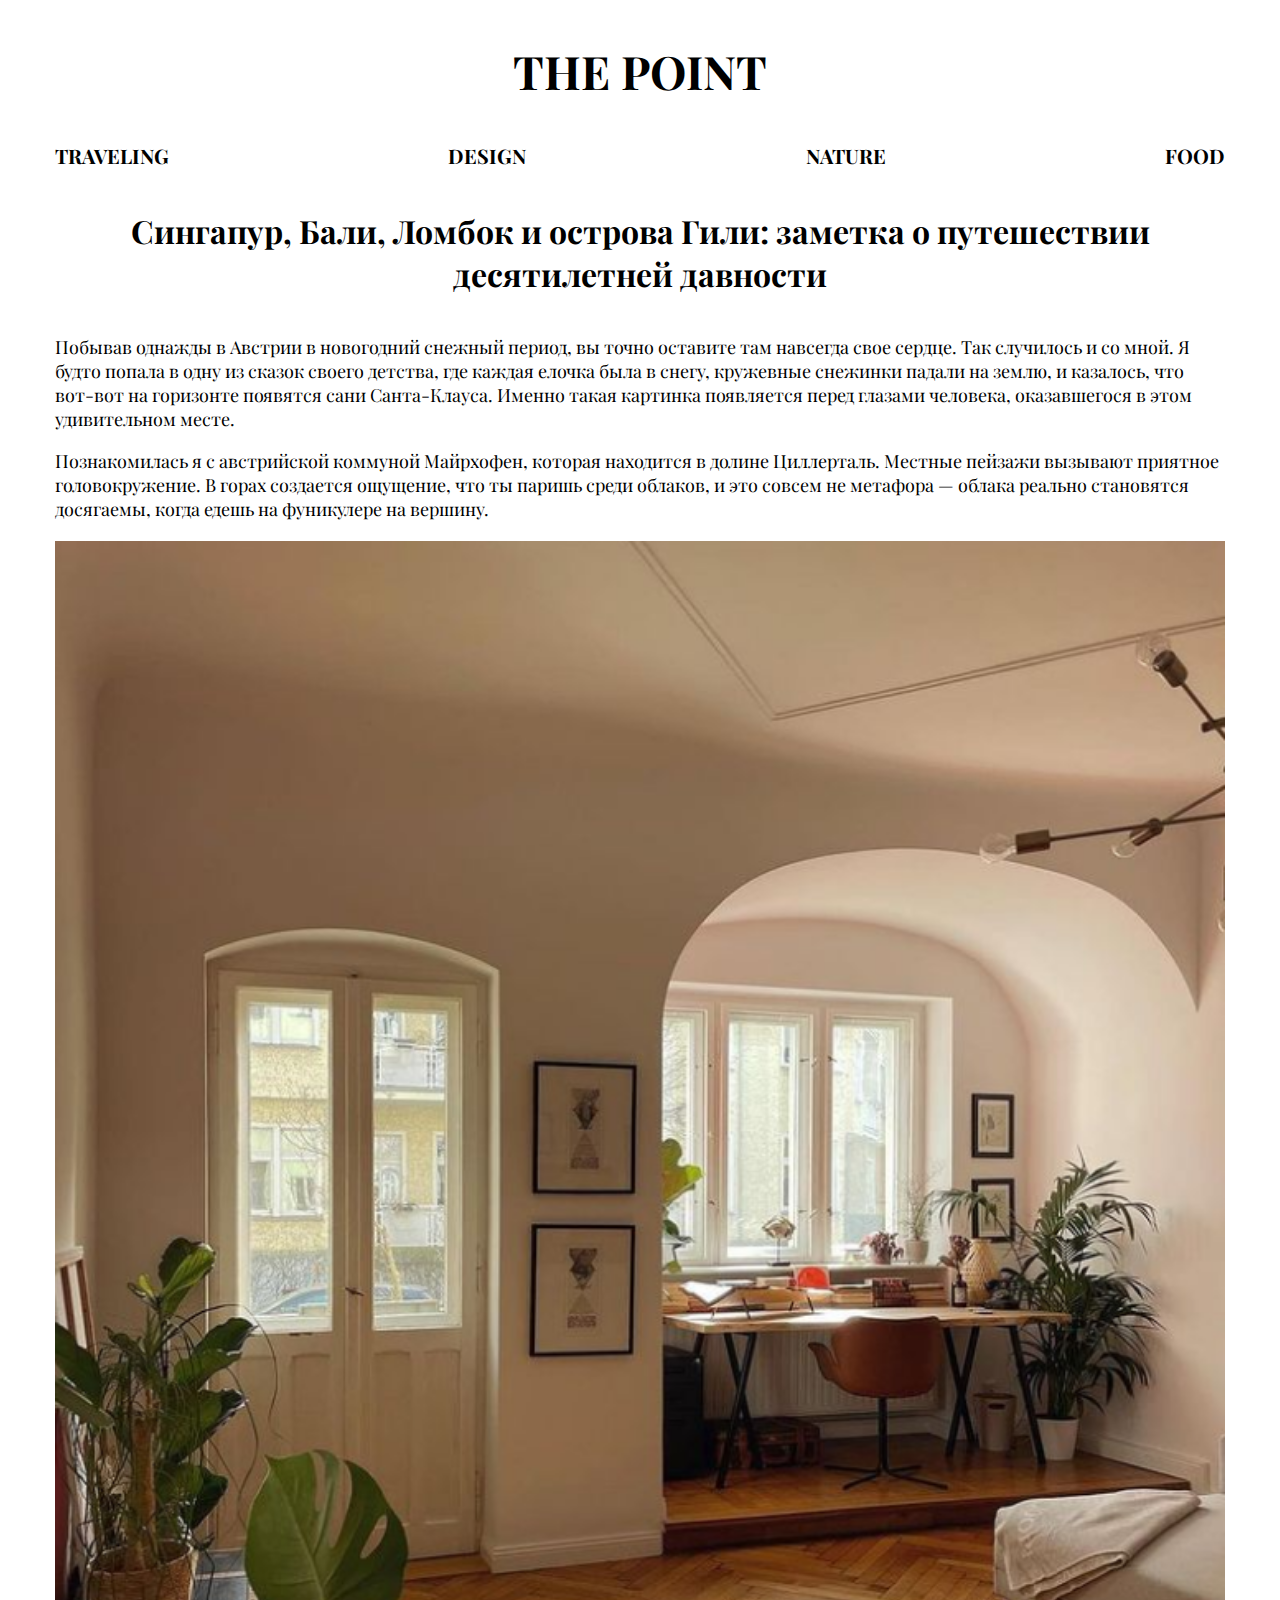
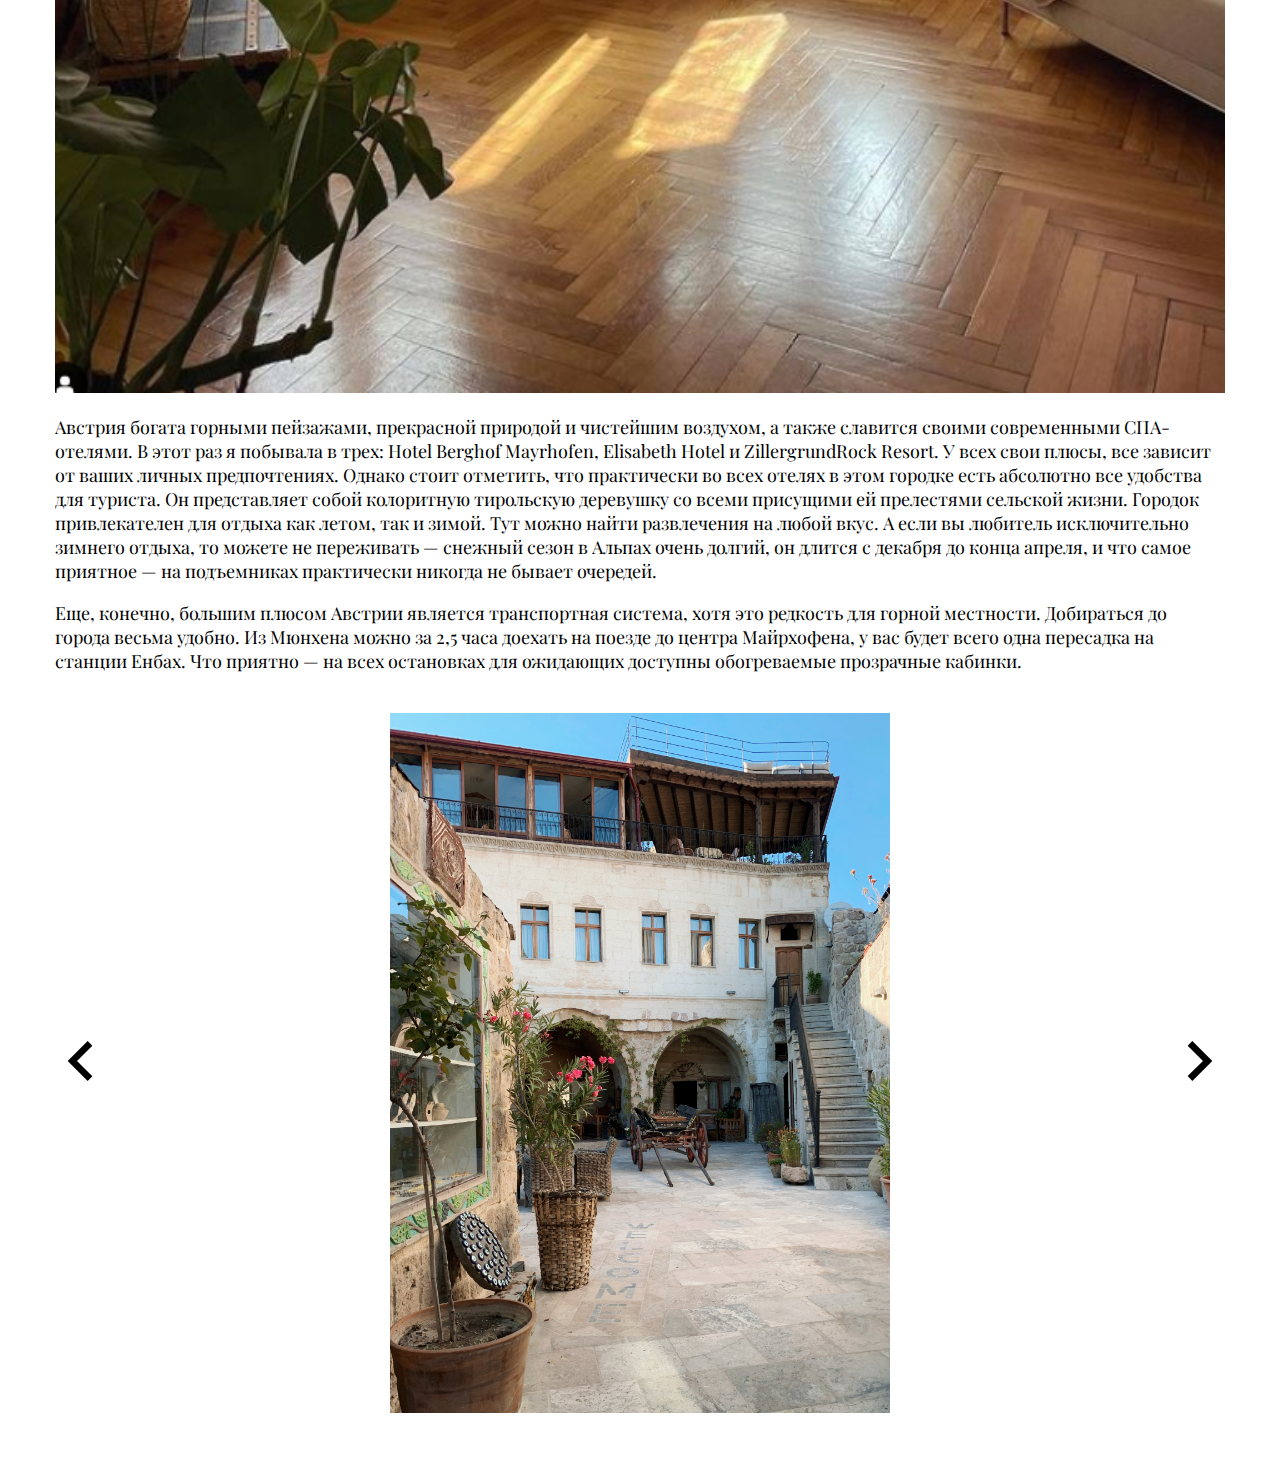
<file: page5.html>
<!DOCTYPE html>
<html lang="ru">
<head>
    <meta charset="UTF-8">
    <meta http-equiv="X-UA-Compatible" content="IE=edge">
    <meta name="viewport" content="width=device-width, initial-scale=1.0">
    <link href="https://fonts.googleapis.com/css2?family=Playfair+Display:wght@400;700&display=swap" rel="stylesheet">
    <link rel="stylesheet" href="css/page5.css">
    <link rel="stylesheet" href="css/style.css">
    
    <title>the point</title>
</head>
<body>

<!--SPRITE-->
<svg style="display: none;">
    <symbol id="like" viewBox="0 0 512 512">
        <g>
            <path  clip-rule="evenodd" d="M109.057 77.0774C64.0176 90.6447 27.4864 128.737 23.4054 184.058C21.848 205.17 30.6355 228.687 46.8978 253.392C63.0972 278.001 86.2238 303.049 112.068 326.983C163.753 374.849 225.295 417.349 261.212 442.017C265 444.619 265.737 449.502 262.858 452.925C259.98 456.348 254.576 457.014 250.788 454.413C214.922 429.779 152.424 386.649 99.7377 337.857C73.3956 313.461 49.2533 287.423 32.0917 261.352C14.993 235.376 4.3275 208.618 6.21567 183.023C10.7486 121.576 51.7426 77.9311 103.609 62.3072C155.558 46.6588 217.368 59.4262 262.618 108.498C265.663 111.8 265.169 116.709 261.515 119.461C257.86 122.214 252.428 121.768 249.383 118.465C208.493 74.1218 154.015 63.5347 109.057 77.0774Z" fill="black"/>
            <path  clip-rule="evenodd" d="M402.943 77.0774C447.982 90.6447 484.514 128.737 488.595 184.058C490.152 205.17 481.364 228.687 465.102 253.392C448.903 278.001 425.776 303.049 399.932 326.983C348.247 374.849 286.705 417.349 250.788 442.017C247 444.619 246.263 449.502 249.142 452.925C252.02 456.348 257.424 457.014 261.212 454.413C297.078 429.779 359.576 386.649 412.262 337.857C438.604 313.461 462.747 287.423 479.908 261.352C497.007 235.376 507.673 208.618 505.784 183.023C501.251 121.576 460.257 77.9311 408.391 62.3072C356.442 46.6588 294.632 59.4262 249.382 108.498C246.337 111.8 246.831 116.709 250.485 119.461C254.14 122.214 259.572 121.768 262.617 118.465C303.507 74.1218 357.985 63.5347 402.943 77.0774Z" fill="black"/>

        </g>
    </symbol>
    <symbol id="com" viewBox="0 0 64 64">
        <g>
            <path clip-rule="evenodd" d="M5 16C5 13.7909 6.79086 12 9 12H55.1166C57.3257 12 59.1166 13.7909 59.1166 16V42.0014C59.1166 44.2106 57.3257 46.0014 55.1166 46.0014H45.0033C44.3678 46.0014 43.7701 46.3034 43.3932 46.815L36.907 55.6176C34.6165 58.7262 29.6868 57.1061 29.6868 53.2449V48.0014C29.6868 46.8968 28.7914 46.0014 27.6868 46.0014H9C6.79086 46.0014 5 44.2106 5 42.0014V16ZM9 14C7.89543 14 7 14.8954 7 16V42.0014C7 43.106 7.89543 44.0014 9 44.0014H27.6868C29.8959 44.0014 31.6868 45.7923 31.6868 48.0014V53.2449C31.6868 55.1755 34.1517 55.9855 35.2969 54.4313L41.7831 45.6286C42.537 44.6054 43.7323 44.0014 45.0033 44.0014H55.1166C56.2212 44.0014 57.1166 43.106 57.1166 42.0014V16C57.1166 14.8954 56.2212 14 55.1166 14H9Z" fill="black"/>
            <path clip-rule="evenodd" d="M29.9027 17.9268C30.4317 18.0855 30.7319 18.643 30.5732 19.172L24.804 38.4028C24.6453 38.9318 24.0878 39.2319 23.5588 39.0732C23.0298 38.9145 22.7296 38.3571 22.8883 37.8281L28.6576 18.5973C28.8163 18.0683 29.3737 17.7681 29.9027 17.9268Z" fill="black"/>
            <path clip-rule="evenodd" d="M41.4412 17.9268C41.9702 18.0855 42.2704 18.643 42.1117 19.172L36.3424 38.4028C36.1837 38.9318 35.6263 39.2319 35.0973 39.0732C34.5683 38.9145 34.2681 38.3571 34.4268 37.8281L40.196 18.5973C40.3547 18.0683 40.9122 17.7681 41.4412 17.9268Z" fill="black"/>
            <path clip-rule="evenodd" d="M19 24.6539C19 24.1016 19.4477 23.6539 20 23.6539H45C45.5523 23.6539 46 24.1016 46 24.6539C46 25.2062 45.5523 25.6539 45 25.6539H20C19.4477 25.6539 19 25.2062 19 24.6539Z" fill="black"/>
            <path clip-rule="evenodd" d="M19 33.3077C19 32.7554 19.4477 32.3077 20 32.3077H45C45.5523 32.3077 46 32.7554 46 33.3077C46 33.86 45.5523 34.3077 45 34.3077H20C19.4477 34.3077 19 33.86 19 33.3077Z" fill="black"/>
        </g>
    </symbol>
    <symbol id="instagram" viewBox="0 0 512 512">
        <g>
            <path fill-rule="evenodd" clip-rule="evenodd" d="M335 107H177C138.34 107 107 138.34 107 177V335C107 373.66 138.34 405 177 405H335C373.66 405 405 373.66 405 335V177C405 138.34 373.66 107 335 107ZM177 87C127.294 87 87 127.294 87 177V335C87 384.706 127.294 425 177 425H335C384.706 425 425 384.706 425 335V177C425 127.294 384.706 87 335 87H177Z" fill="black"/>
            <path fill-rule="evenodd" clip-rule="evenodd" d="M256 310C285.823 310 310 285.823 310 256C310 226.177 285.823 202 256 202C226.177 202 202 226.177 202 256C202 285.823 226.177 310 256 310ZM256 327C295.212 327 327 295.212 327 256C327 216.788 295.212 185 256 185C216.788 185 185 216.788 185 256C185 295.212 216.788 327 256 327Z" fill="black"/>
            <path fill-rule="evenodd" clip-rule="evenodd" d="M333 185C346.807 185 358 173.807 358 160C358 146.193 346.807 135 333 135C319.193 135 308 146.193 308 160C308 173.807 319.193 185 333 185Z" fill="black"/>
        </g>
    </symbol>
    <symbol id="left" viewBox="0 0 306 306">
        <g>
            <polygon points="247.35,35.7 211.65,0 58.65,153 211.65,306 247.35,270.3 130.05,153 		"/>
        </g>
    </symbol>
    <symbol id="right" viewBox="0 0 306 306">
        <g>
            <polygon points="58.65,267.75 175.95,153 58.65,35.7 94.35,0 247.35,153 94.35,306 		"/>
        </g>
    </symbol>
</svg>

<header class="header">
    <h1 class="header__title">
        <a href="index.html" class="header__link">the point</a>
    </h1>
    <nav class="nav">
        <ul class="nav__list">
            <li class="nav__item">
                <a class="nav__link" href="traveling.html">traveling</a>
            </li>
            <li class="nav__item">
                <a class="nav__link" href="design.html">design</a>
            </li>
            <li class="nav__item">
                <a class="nav__link" href="nature.html">nature</a>
            </li>
            <li class="nav__item">
                <a class="nav__link" href="food.html">food</a>
            </li>
        </ul>
    </nav>
</header>
<main class="main">
    <div class="page__container">
        <div class="page__content">
            <h1 class="page__title">
                Сингапур, Бали, Ломбок и острова Гили: заметка о путешествии десятилетней давности
            </h1>
            <div class="page__text">
                <p>Побывав однажды в Австрии в новогодний снежный период, вы точно оставите там навсегда свое сердце. Так случилось и со мной. Я будто попала в одну из сказок своего детства, где каждая елочка была в снегу, кружевные снежинки падали на землю, и казалось, что вот-вот на горизонте появятся сани Санта-Клауса. Именно такая картинка появляется перед глазами человека, оказавшегося в этом удивительном месте.</p>
                <p>Познакомилась я с австрийской коммуной Майрхофен, которая находится в долине Циллерталь. Местные пейзажи вызывают приятное головокружение. В горах создается ощущение, что ты паришь среди облаков, и это совсем не метафора — облака реально становятся досягаемы, когда едешь на фуникулере на вершину.</p>
            </div>
            <div class="page__photo">
                <img class="page__img" src="img/p5.PNG" alt="">
            </div>
            <div class="page__text">
                <p>Австрия богата горными пейзажами, прекрасной природой и чистейшим воздухом, а также славится своими современными СПА-отелями. В этот раз я побывала в трех: Hotel Berghof Mayrhofen, Elisabeth Hotel и ZillergrundRock Resort. У всех свои плюсы, все зависит от ваших личных предпочтениях. Однако стоит отметить, что практически во всех отелях в этом городке есть абсолютно все удобства для туриста. Он представляет собой колоритную тирольскую деревушку со всеми присущими ей прелестями сельской жизни. Городок привлекателен для отдыха как летом, так и зимой. Тут можно найти развлечения на любой вкус. А если вы любитель исключительно зимнего отдыха, то можете не переживать — снежный сезон в Альпах очень долгий, он длится с декабря до конца апреля, и что самое приятное — на подъемниках практически никогда не бывает очередей.</p>
                <p>Еще, конечно, большим плюсом Австрии является транспортная система, хотя это редкость для горной местности. Добираться до города весьма удобно. Из Мюнхена можно за 2,5 часа доехать на поезде до центра Майрхофена, у вас будет всего одна пересадка на станции Енбах. Что приятно — на всех остановках для ожидающих доступны обогреваемые прозрачные кабинки.</p> 
            </div>
            <div class="page__block">
                <button class="slider__btn btn-left">
                    <svg class="slider__svg">
                        <use xlink:href="#left"></use>
                    </svg>
                </button>
                <div class="slider">
                    <div class="slider__line">
                        <img src="img/page5img/p2.1.jpeg" alt="" class="slider__img" width="500px">
                        <img src="img/page5img/p2.jpeg" alt="" class="slider__img" width="500px">
                        <img src="img/page5img/f2.PNG" alt="" class="slider__img" width="500px">
                    </div>
                </div>
                <button class="slider__btn btn-right">
                    <svg class="slider__svg">
                        <use xlink:href="#right"></use>
                    </svg>
                </button>
            </div>
            
        </div>
    </div>
</main>
   <script src="script/scriptpage5.js"></script>
</body>
</html>
</file>
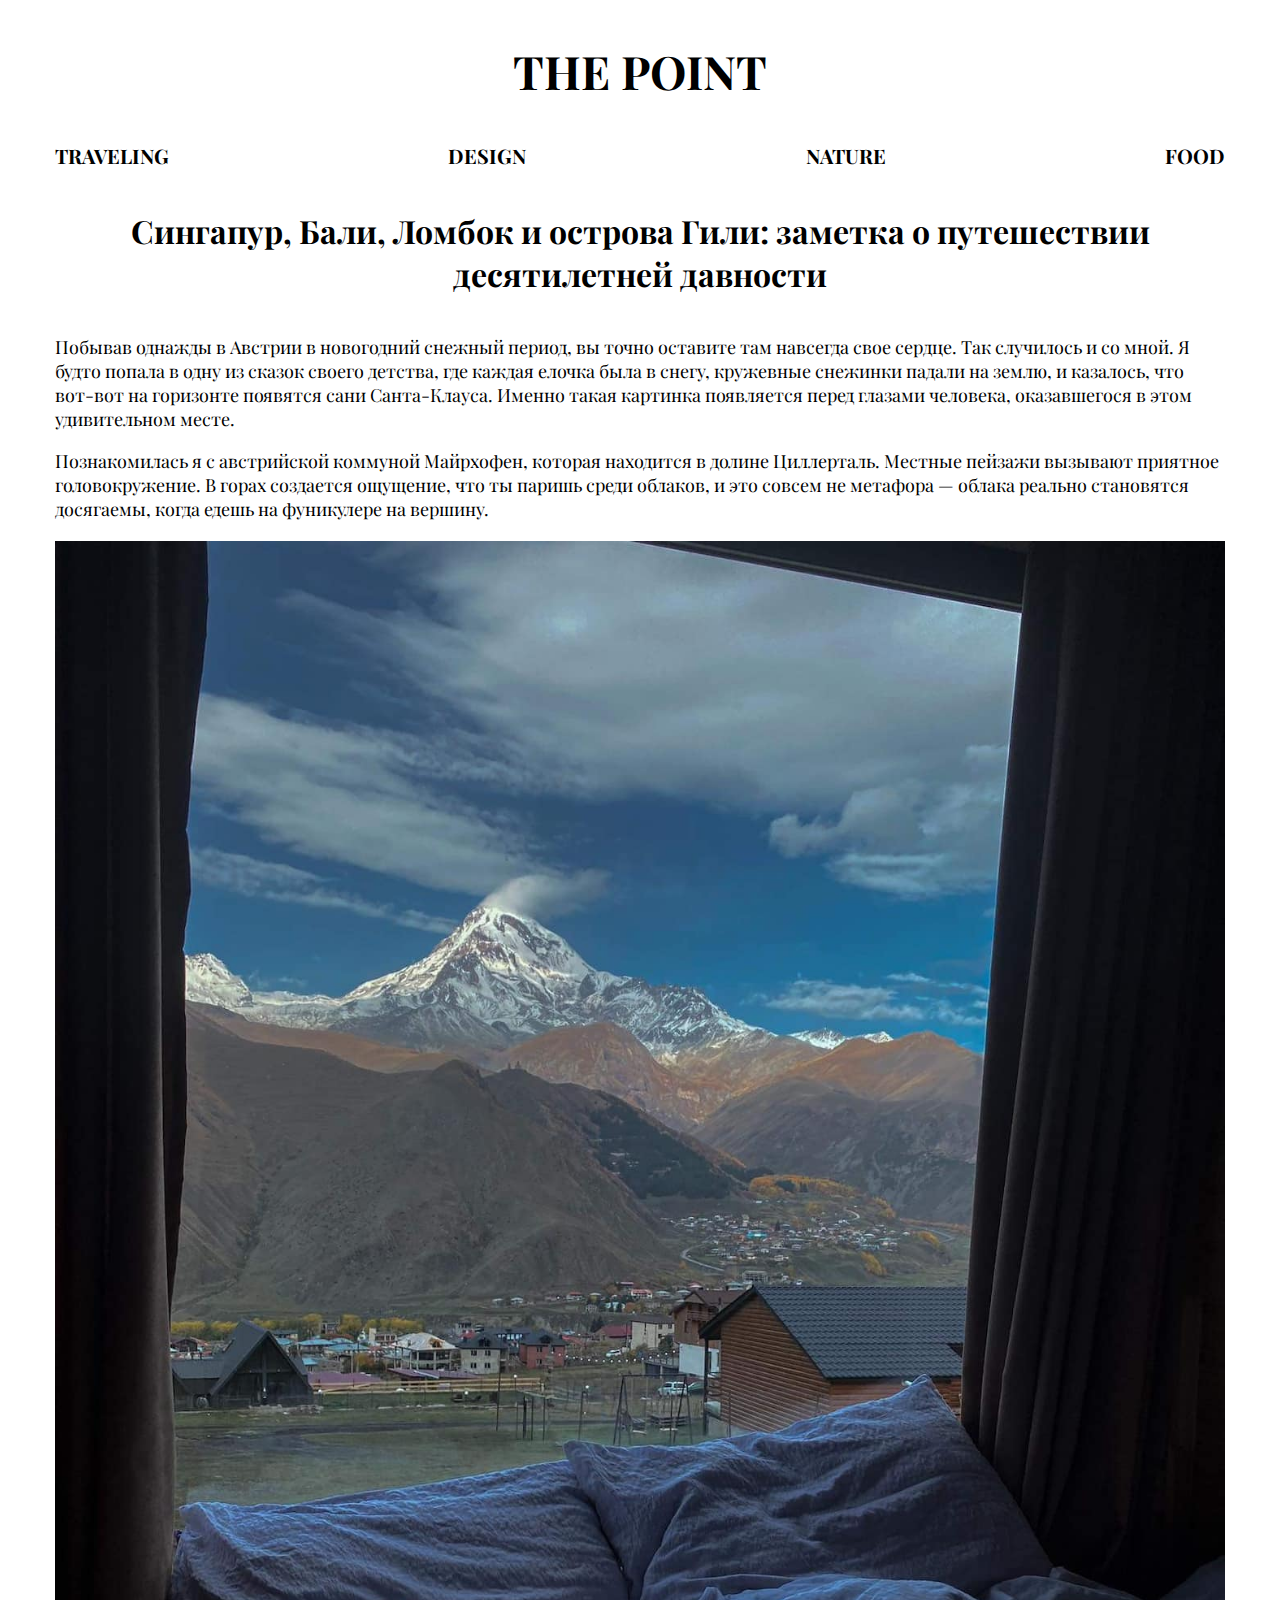
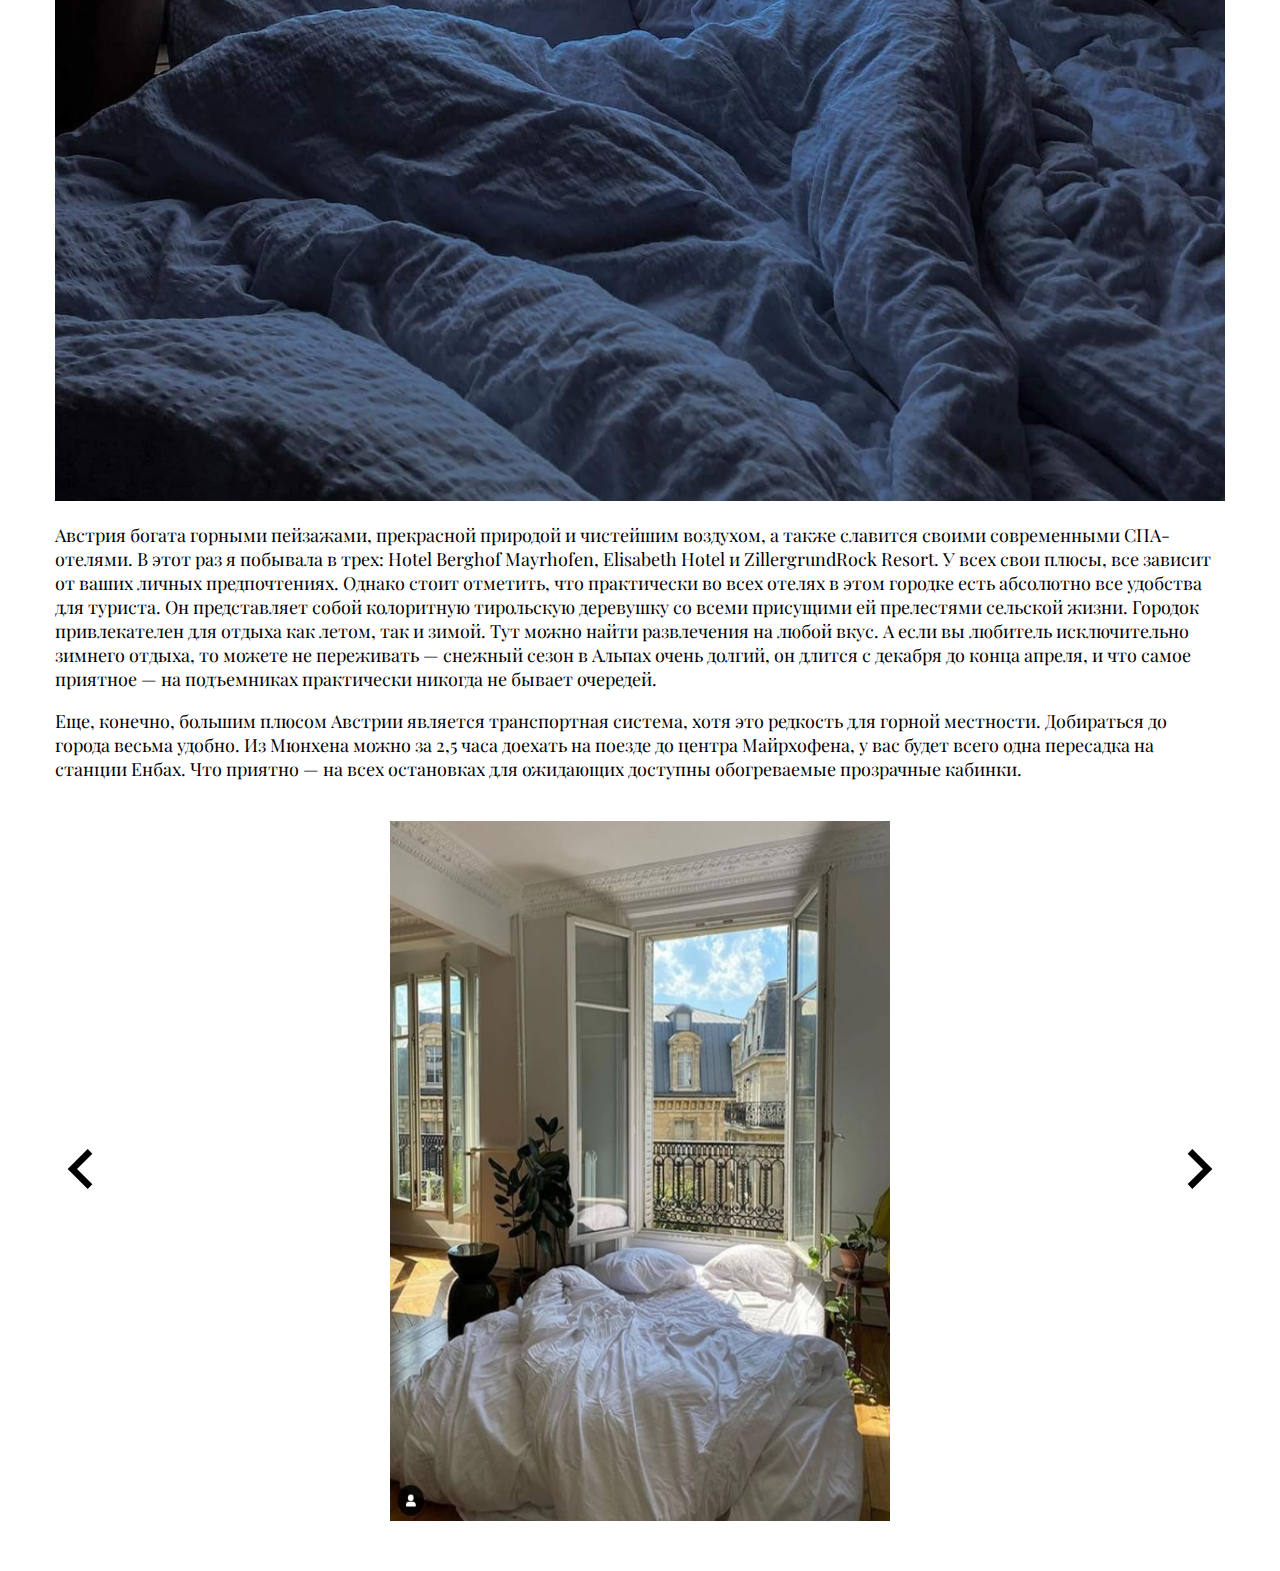
<file: page8.html>
<!DOCTYPE html>
<html lang="ru">
<head>
    <meta charset="UTF-8">
    <meta http-equiv="X-UA-Compatible" content="IE=edge">
    <meta name="viewport" content="width=device-width, initial-scale=1.0">
    <link href="https://fonts.googleapis.com/css2?family=Playfair+Display:wght@400;700&display=swap" rel="stylesheet">
    <link rel="stylesheet" href="css/page8.css">
    <link rel="stylesheet" href="css/style.css">
    
    <title>the point</title>
</head>
<body>

<!--SPRITE-->
<svg style="display: none;">
    <symbol id="like" viewBox="0 0 512 512">
        <g>
            <path  clip-rule="evenodd" d="M109.057 77.0774C64.0176 90.6447 27.4864 128.737 23.4054 184.058C21.848 205.17 30.6355 228.687 46.8978 253.392C63.0972 278.001 86.2238 303.049 112.068 326.983C163.753 374.849 225.295 417.349 261.212 442.017C265 444.619 265.737 449.502 262.858 452.925C259.98 456.348 254.576 457.014 250.788 454.413C214.922 429.779 152.424 386.649 99.7377 337.857C73.3956 313.461 49.2533 287.423 32.0917 261.352C14.993 235.376 4.3275 208.618 6.21567 183.023C10.7486 121.576 51.7426 77.9311 103.609 62.3072C155.558 46.6588 217.368 59.4262 262.618 108.498C265.663 111.8 265.169 116.709 261.515 119.461C257.86 122.214 252.428 121.768 249.383 118.465C208.493 74.1218 154.015 63.5347 109.057 77.0774Z" fill="black"/>
            <path  clip-rule="evenodd" d="M402.943 77.0774C447.982 90.6447 484.514 128.737 488.595 184.058C490.152 205.17 481.364 228.687 465.102 253.392C448.903 278.001 425.776 303.049 399.932 326.983C348.247 374.849 286.705 417.349 250.788 442.017C247 444.619 246.263 449.502 249.142 452.925C252.02 456.348 257.424 457.014 261.212 454.413C297.078 429.779 359.576 386.649 412.262 337.857C438.604 313.461 462.747 287.423 479.908 261.352C497.007 235.376 507.673 208.618 505.784 183.023C501.251 121.576 460.257 77.9311 408.391 62.3072C356.442 46.6588 294.632 59.4262 249.382 108.498C246.337 111.8 246.831 116.709 250.485 119.461C254.14 122.214 259.572 121.768 262.617 118.465C303.507 74.1218 357.985 63.5347 402.943 77.0774Z" fill="black"/>

        </g>
    </symbol>
    <symbol id="com" viewBox="0 0 64 64">
        <g>
            <path clip-rule="evenodd" d="M5 16C5 13.7909 6.79086 12 9 12H55.1166C57.3257 12 59.1166 13.7909 59.1166 16V42.0014C59.1166 44.2106 57.3257 46.0014 55.1166 46.0014H45.0033C44.3678 46.0014 43.7701 46.3034 43.3932 46.815L36.907 55.6176C34.6165 58.7262 29.6868 57.1061 29.6868 53.2449V48.0014C29.6868 46.8968 28.7914 46.0014 27.6868 46.0014H9C6.79086 46.0014 5 44.2106 5 42.0014V16ZM9 14C7.89543 14 7 14.8954 7 16V42.0014C7 43.106 7.89543 44.0014 9 44.0014H27.6868C29.8959 44.0014 31.6868 45.7923 31.6868 48.0014V53.2449C31.6868 55.1755 34.1517 55.9855 35.2969 54.4313L41.7831 45.6286C42.537 44.6054 43.7323 44.0014 45.0033 44.0014H55.1166C56.2212 44.0014 57.1166 43.106 57.1166 42.0014V16C57.1166 14.8954 56.2212 14 55.1166 14H9Z" fill="black"/>
            <path clip-rule="evenodd" d="M29.9027 17.9268C30.4317 18.0855 30.7319 18.643 30.5732 19.172L24.804 38.4028C24.6453 38.9318 24.0878 39.2319 23.5588 39.0732C23.0298 38.9145 22.7296 38.3571 22.8883 37.8281L28.6576 18.5973C28.8163 18.0683 29.3737 17.7681 29.9027 17.9268Z" fill="black"/>
            <path clip-rule="evenodd" d="M41.4412 17.9268C41.9702 18.0855 42.2704 18.643 42.1117 19.172L36.3424 38.4028C36.1837 38.9318 35.6263 39.2319 35.0973 39.0732C34.5683 38.9145 34.2681 38.3571 34.4268 37.8281L40.196 18.5973C40.3547 18.0683 40.9122 17.7681 41.4412 17.9268Z" fill="black"/>
            <path clip-rule="evenodd" d="M19 24.6539C19 24.1016 19.4477 23.6539 20 23.6539H45C45.5523 23.6539 46 24.1016 46 24.6539C46 25.2062 45.5523 25.6539 45 25.6539H20C19.4477 25.6539 19 25.2062 19 24.6539Z" fill="black"/>
            <path clip-rule="evenodd" d="M19 33.3077C19 32.7554 19.4477 32.3077 20 32.3077H45C45.5523 32.3077 46 32.7554 46 33.3077C46 33.86 45.5523 34.3077 45 34.3077H20C19.4477 34.3077 19 33.86 19 33.3077Z" fill="black"/>
        </g>
    </symbol>
    <symbol id="instagram" viewBox="0 0 512 512">
        <g>
            <path fill-rule="evenodd" clip-rule="evenodd" d="M335 107H177C138.34 107 107 138.34 107 177V335C107 373.66 138.34 405 177 405H335C373.66 405 405 373.66 405 335V177C405 138.34 373.66 107 335 107ZM177 87C127.294 87 87 127.294 87 177V335C87 384.706 127.294 425 177 425H335C384.706 425 425 384.706 425 335V177C425 127.294 384.706 87 335 87H177Z" fill="black"/>
            <path fill-rule="evenodd" clip-rule="evenodd" d="M256 310C285.823 310 310 285.823 310 256C310 226.177 285.823 202 256 202C226.177 202 202 226.177 202 256C202 285.823 226.177 310 256 310ZM256 327C295.212 327 327 295.212 327 256C327 216.788 295.212 185 256 185C216.788 185 185 216.788 185 256C185 295.212 216.788 327 256 327Z" fill="black"/>
            <path fill-rule="evenodd" clip-rule="evenodd" d="M333 185C346.807 185 358 173.807 358 160C358 146.193 346.807 135 333 135C319.193 135 308 146.193 308 160C308 173.807 319.193 185 333 185Z" fill="black"/>
        </g>
    </symbol>
    <symbol id="left" viewBox="0 0 306 306">
        <g>
            <polygon points="247.35,35.7 211.65,0 58.65,153 211.65,306 247.35,270.3 130.05,153 		"/>
        </g>
    </symbol>
    <symbol id="right" viewBox="0 0 306 306">
        <g>
            <polygon points="58.65,267.75 175.95,153 58.65,35.7 94.35,0 247.35,153 94.35,306 		"/>
        </g>
    </symbol>
</svg>

<header class="header">
    <h1 class="header__title">
        <a href="index.html" class="header__link">the point</a>
    </h1>
    <nav class="nav">
        <ul class="nav__list">
            <li class="nav__item">
                <a class="nav__link" href="traveling.html">traveling</a>
            </li>
            <li class="nav__item">
                <a class="nav__link" href="design.html">design</a>
            </li>
            <li class="nav__item">
                <a class="nav__link" href="nature.html">nature</a>
            </li>
            <li class="nav__item">
                <a class="nav__link" href="food.html">food</a>
            </li>
        </ul>
    </nav>
</header>
<main class="main">
    <div class="page__container">
        <div class="page__content">
            <h1 class="page__title">
                Сингапур, Бали, Ломбок и острова Гили: заметка о путешествии десятилетней давности
            </h1>
            <div class="page__text">
                <p>Побывав однажды в Австрии в новогодний снежный период, вы точно оставите там навсегда свое сердце. Так случилось и со мной. Я будто попала в одну из сказок своего детства, где каждая елочка была в снегу, кружевные снежинки падали на землю, и казалось, что вот-вот на горизонте появятся сани Санта-Клауса. Именно такая картинка появляется перед глазами человека, оказавшегося в этом удивительном месте.</p>
                <p>Познакомилась я с австрийской коммуной Майрхофен, которая находится в долине Циллерталь. Местные пейзажи вызывают приятное головокружение. В горах создается ощущение, что ты паришь среди облаков, и это совсем не метафора — облака реально становятся досягаемы, когда едешь на фуникулере на вершину.</p>
            </div>
            <div class="page__photo">
                <img class="page__img" src="img/p8.jpg" alt="">
            </div>
            <div class="page__text">
                <p>Австрия богата горными пейзажами, прекрасной природой и чистейшим воздухом, а также славится своими современными СПА-отелями. В этот раз я побывала в трех: Hotel Berghof Mayrhofen, Elisabeth Hotel и ZillergrundRock Resort. У всех свои плюсы, все зависит от ваших личных предпочтениях. Однако стоит отметить, что практически во всех отелях в этом городке есть абсолютно все удобства для туриста. Он представляет собой колоритную тирольскую деревушку со всеми присущими ей прелестями сельской жизни. Городок привлекателен для отдыха как летом, так и зимой. Тут можно найти развлечения на любой вкус. А если вы любитель исключительно зимнего отдыха, то можете не переживать — снежный сезон в Альпах очень долгий, он длится с декабря до конца апреля, и что самое приятное — на подъемниках практически никогда не бывает очередей.</p>
                <p>Еще, конечно, большим плюсом Австрии является транспортная система, хотя это редкость для горной местности. Добираться до города весьма удобно. Из Мюнхена можно за 2,5 часа доехать на поезде до центра Майрхофена, у вас будет всего одна пересадка на станции Енбах. Что приятно — на всех остановках для ожидающих доступны обогреваемые прозрачные кабинки.</p> 
            </div>
            <div class="page__block">
                <button class="slider__btn btn-left">
                    <svg class="slider__svg">
                        <use xlink:href="#left"></use>
                    </svg>
                </button>
                <div class="slider">
                    <div class="slider__line">
                        <img src="img/page8img/9.PNG" alt="" class="slider__img" width="500px">
                        <img src="img/page8img/p5.3.jpeg" alt="" class="slider__img" width="500px">
                        <img src="img/page8img/p5.jpeg" alt="" class="slider__img" width="500px">
                    </div>
                </div>
                <button class="slider__btn btn-right">
                    <svg class="slider__svg">
                        <use xlink:href="#right"></use>
                    </svg>
                </button>
            </div>
        </div>
    </div>
</main>
   <script src="script/scriptpage8.js"></script>
</body>
</html>
</file>
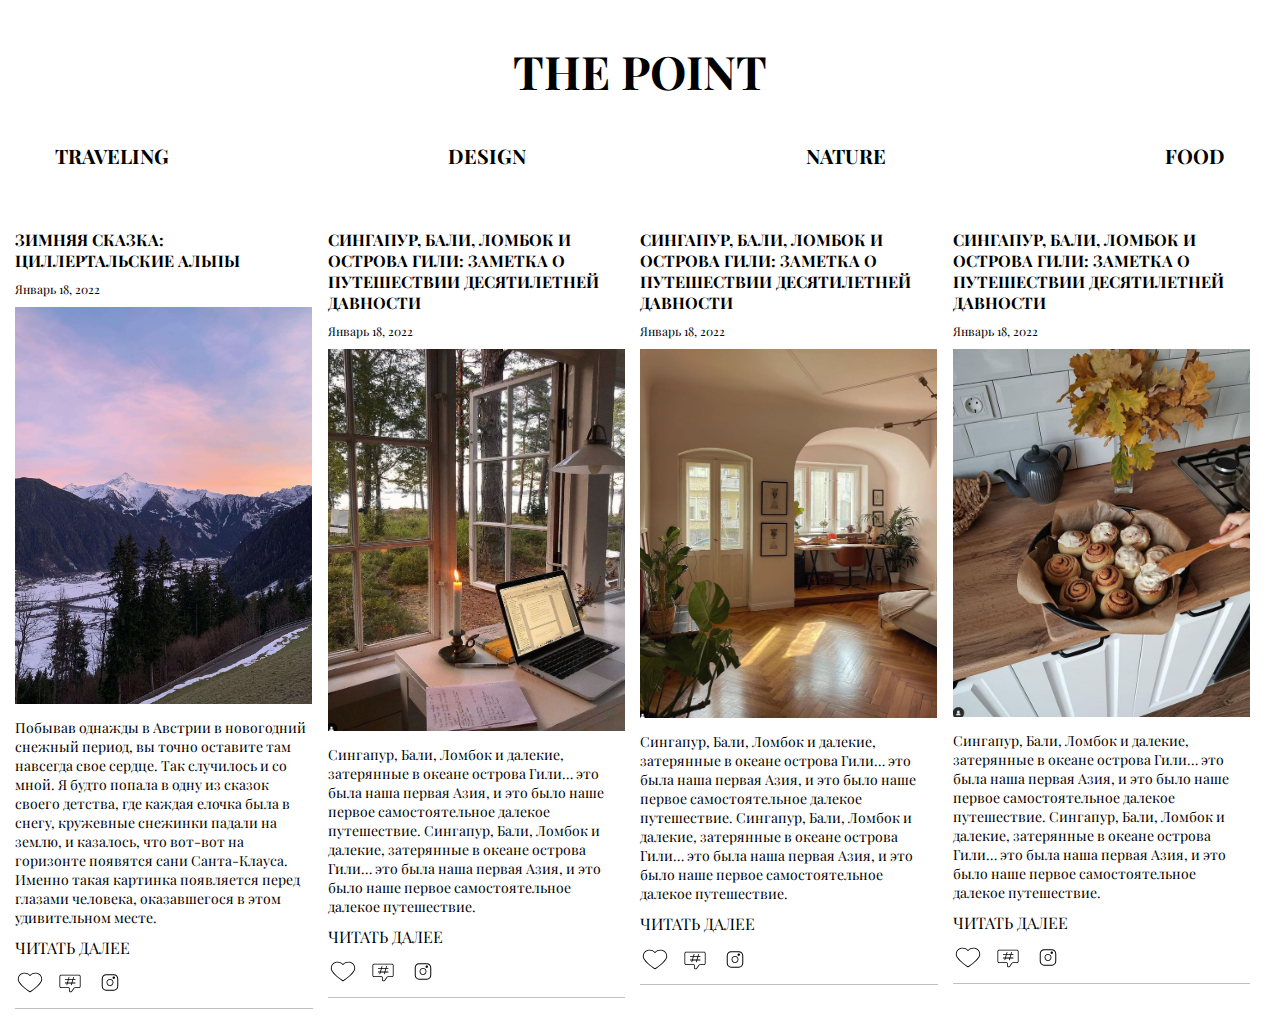
<file: traveling.html>
<!DOCTYPE html>
<html lang="ru">
<head>
    <meta charset="UTF-8">
    <meta http-equiv="X-UA-Compatible" content="IE=edge">
    <meta name="viewport" content="width=device-width, initial-scale=1.0">
    <link href="https://fonts.googleapis.com/css2?family=Playfair+Display:wght@400;700&display=swap" rel="stylesheet">
    <link rel="stylesheet" href="css/style.css">
    <link rel="stylesheet" href="css/traveling.css">
    <title>the point</title>
</head>
<body>
<!--SPRITE-->
<svg style="display: none;">
    <symbol id="like" viewBox="0 0 512 512">
        <g>
            <path  clip-rule="evenodd" d="M109.057 77.0774C64.0176 90.6447 27.4864 128.737 23.4054 184.058C21.848 205.17 30.6355 228.687 46.8978 253.392C63.0972 278.001 86.2238 303.049 112.068 326.983C163.753 374.849 225.295 417.349 261.212 442.017C265 444.619 265.737 449.502 262.858 452.925C259.98 456.348 254.576 457.014 250.788 454.413C214.922 429.779 152.424 386.649 99.7377 337.857C73.3956 313.461 49.2533 287.423 32.0917 261.352C14.993 235.376 4.3275 208.618 6.21567 183.023C10.7486 121.576 51.7426 77.9311 103.609 62.3072C155.558 46.6588 217.368 59.4262 262.618 108.498C265.663 111.8 265.169 116.709 261.515 119.461C257.86 122.214 252.428 121.768 249.383 118.465C208.493 74.1218 154.015 63.5347 109.057 77.0774Z" fill="black"/>
            <path  clip-rule="evenodd" d="M402.943 77.0774C447.982 90.6447 484.514 128.737 488.595 184.058C490.152 205.17 481.364 228.687 465.102 253.392C448.903 278.001 425.776 303.049 399.932 326.983C348.247 374.849 286.705 417.349 250.788 442.017C247 444.619 246.263 449.502 249.142 452.925C252.02 456.348 257.424 457.014 261.212 454.413C297.078 429.779 359.576 386.649 412.262 337.857C438.604 313.461 462.747 287.423 479.908 261.352C497.007 235.376 507.673 208.618 505.784 183.023C501.251 121.576 460.257 77.9311 408.391 62.3072C356.442 46.6588 294.632 59.4262 249.382 108.498C246.337 111.8 246.831 116.709 250.485 119.461C254.14 122.214 259.572 121.768 262.617 118.465C303.507 74.1218 357.985 63.5347 402.943 77.0774Z" fill="black"/>

        </g>
    </symbol>
    <symbol id="com" viewBox="0 0 64 64">
        <g>
            <path clip-rule="evenodd" d="M5 16C5 13.7909 6.79086 12 9 12H55.1166C57.3257 12 59.1166 13.7909 59.1166 16V42.0014C59.1166 44.2106 57.3257 46.0014 55.1166 46.0014H45.0033C44.3678 46.0014 43.7701 46.3034 43.3932 46.815L36.907 55.6176C34.6165 58.7262 29.6868 57.1061 29.6868 53.2449V48.0014C29.6868 46.8968 28.7914 46.0014 27.6868 46.0014H9C6.79086 46.0014 5 44.2106 5 42.0014V16ZM9 14C7.89543 14 7 14.8954 7 16V42.0014C7 43.106 7.89543 44.0014 9 44.0014H27.6868C29.8959 44.0014 31.6868 45.7923 31.6868 48.0014V53.2449C31.6868 55.1755 34.1517 55.9855 35.2969 54.4313L41.7831 45.6286C42.537 44.6054 43.7323 44.0014 45.0033 44.0014H55.1166C56.2212 44.0014 57.1166 43.106 57.1166 42.0014V16C57.1166 14.8954 56.2212 14 55.1166 14H9Z" fill="black"/>
            <path clip-rule="evenodd" d="M29.9027 17.9268C30.4317 18.0855 30.7319 18.643 30.5732 19.172L24.804 38.4028C24.6453 38.9318 24.0878 39.2319 23.5588 39.0732C23.0298 38.9145 22.7296 38.3571 22.8883 37.8281L28.6576 18.5973C28.8163 18.0683 29.3737 17.7681 29.9027 17.9268Z" fill="black"/>
            <path clip-rule="evenodd" d="M41.4412 17.9268C41.9702 18.0855 42.2704 18.643 42.1117 19.172L36.3424 38.4028C36.1837 38.9318 35.6263 39.2319 35.0973 39.0732C34.5683 38.9145 34.2681 38.3571 34.4268 37.8281L40.196 18.5973C40.3547 18.0683 40.9122 17.7681 41.4412 17.9268Z" fill="black"/>
            <path clip-rule="evenodd" d="M19 24.6539C19 24.1016 19.4477 23.6539 20 23.6539H45C45.5523 23.6539 46 24.1016 46 24.6539C46 25.2062 45.5523 25.6539 45 25.6539H20C19.4477 25.6539 19 25.2062 19 24.6539Z" fill="black"/>
            <path clip-rule="evenodd" d="M19 33.3077C19 32.7554 19.4477 32.3077 20 32.3077H45C45.5523 32.3077 46 32.7554 46 33.3077C46 33.86 45.5523 34.3077 45 34.3077H20C19.4477 34.3077 19 33.86 19 33.3077Z" fill="black"/>
        </g>
    </symbol>
    <symbol id="instagram" viewBox="0 0 512 512">
        <g>
            <path fill-rule="evenodd" clip-rule="evenodd" d="M335 107H177C138.34 107 107 138.34 107 177V335C107 373.66 138.34 405 177 405H335C373.66 405 405 373.66 405 335V177C405 138.34 373.66 107 335 107ZM177 87C127.294 87 87 127.294 87 177V335C87 384.706 127.294 425 177 425H335C384.706 425 425 384.706 425 335V177C425 127.294 384.706 87 335 87H177Z" fill="black"/>
            <path fill-rule="evenodd" clip-rule="evenodd" d="M256 310C285.823 310 310 285.823 310 256C310 226.177 285.823 202 256 202C226.177 202 202 226.177 202 256C202 285.823 226.177 310 256 310ZM256 327C295.212 327 327 295.212 327 256C327 216.788 295.212 185 256 185C216.788 185 185 216.788 185 256C185 295.212 216.788 327 256 327Z" fill="black"/>
            <path fill-rule="evenodd" clip-rule="evenodd" d="M333 185C346.807 185 358 173.807 358 160C358 146.193 346.807 135 333 135C319.193 135 308 146.193 308 160C308 173.807 319.193 185 333 185Z" fill="black"/>
        </g>
    </symbol>
</svg>

<header class="header">
    <h1 class="header__title">
        <a href="index.html" class="header__link">the point</a>
    </h1>
    <nav class="nav">
        <ul class="nav__list">
            <li class="nav__item">
                <a class="nav__link" href="traveling.html">traveling</a>
            </li>
            <li class="nav__item">
                <a class="nav__link" href="design.html">design</a>
            </li>
            <li class="nav__item">
                <a class="nav__link" href="nature.html">nature</a>
            </li>
            <li class="nav__item">
                <a class="nav__link" href="food.html">food</a>
            </li>
        </ul>
    </nav>
</header>
<main class="main">   
    <div class="container">
            <div class="block">
                <div class="block__item">
                    <a class="block__title" href="page1.html">
                        Зимняя сказка: Циллертальские Альпы
                    </a>
                    <div class="block__date">
                        Январь 18, 2022 
                    </div>
                    <a class="block__photo-link" href="page1.html">
                        <img class="block__img" src="img/p1.jpeg" alt="" width="">
                    </a>
                    <div class="block__text">
                        Побывав однажды в Австрии в новогодний снежный период, вы точно оставите там навсегда свое сердце. Так случилось и со мной. Я будто попала в одну из сказок своего детства, где каждая елочка была в снегу, кружевные снежинки падали на землю, и казалось, что вот-вот на горизонте появятся сани Санта-Клауса. Именно такая картинка появляется перед глазами человека, оказавшегося в этом удивительном месте.
                    </div>
                    <a class="block__link" href="page1.html">Читать далее</a>
                    <div class="social">
                        <a class="social__item" href="" >
                            <svg class="social__icon">
                                <use xlink:href="#like"></use>
                            </svg>
                        </a>
                        <a class="social__item" href="" >
                            <svg class="social__icon">
                                <use xlink:href="#com"></use>
                            </svg>
                        </a>
                        <a class="social__item" href="https://www.instagram.com" target="blank">
                            <svg class="social__icon">
                                <use xlink:href="#instagram"></use>
                            </svg>
                        </a>
                    </div>
                </div>
            </div>
            <div class="block">
                <div class="block__item">
                    <a class="block__title" href="page3.html">
                        Сингапур, Бали, Ломбок и острова Гили: заметка о путешествии десятилетней давности
                    </a>
                    <div class="block__date">
                        Январь 18, 2022 
                    </div>
                    <a class="block__photo-link" href="page3.html">
                        <img class="block__img" src="img/p3.PNG" alt="" width="">
                    </a>
                    <div class="block__text">
                        Сингапур, Бали, Ломбок и далекие, затерянные в океане острова Гили… 
                        это была наша первая Азия, и это было наше первое самостоятельное далекое путешествие.
                        Сингапур, Бали, Ломбок и далекие, затерянные в океане острова Гили… 
                        это была наша первая Азия, и это было наше первое самостоятельное далекое путешествие.
                    </div>
                    <a class="block__link" href="page3.html">Читать далее</a>
                    <div class="social">
                        <a class="social__item" href="" >
                            <svg class="social__icon">
                                <use xlink:href="#like"></use>
                            </svg>
                        </a>
                        <a class="social__item" href="" >
                            <svg class="social__icon">
                                <use xlink:href="#com"></use>
                            </svg>
                        </a>
                        <a class="social__item" href="https://www.instagram.com" target="blank">
                            <svg class="social__icon">
                                <use xlink:href="#instagram"></use>
                            </svg>
                        </a>
                    </div>
                </div>
            </div>
            <div class="block">
                <div class="block__item">
                    <a class="block__title" href="page5.html">
                        Сингапур, Бали, Ломбок и острова Гили: заметка о путешествии десятилетней давности
                    </a>
                    <div class="block__date">
                        Январь 18, 2022 
                    </div>
                    <a class="block__photo-link" href="page5.html">
                        <img class="block__img" src="img/p5.PNG" alt="" width="">
                    </a>
                    <div class="block__text">
                        Сингапур, Бали, Ломбок и далекие, затерянные в океане острова Гили… 
                        это была наша первая Азия, и это было наше первое самостоятельное далекое путешествие.
                        Сингапур, Бали, Ломбок и далекие, затерянные в океане острова Гили… 
                        это была наша первая Азия, и это было наше первое самостоятельное далекое путешествие.
                    </div>
                    <a class="block__link" href="page5.html">Читать далее</a>
                    <div class="social">
                        <a class="social__item" href="" >
                            <svg class="social__icon">
                                <use xlink:href="#like"></use>
                            </svg>
                        </a>
                        <a class="social__item" href="" >
                            <svg class="social__icon">
                                <use xlink:href="#com"></use>
                            </svg>
                        </a>
                        <a class="social__item" href="https://www.instagram.com" target="blank">
                            <svg class="social__icon">
                                <use xlink:href="#instagram"></use>
                            </svg>
                        </a>
                    </div>
                </div>
            </div>
            <div class="block">
                <div class="block__item">
                    <a class="block__title" href="page7.html">
                        Сингапур, Бали, Ломбок и острова Гили: заметка о путешествии десятилетней давности
                    </a>
                    <div class="block__date">
                        Январь 18, 2022 
                    </div>
                    <a class="block__photo-link" href="page7.html">
                        <img class="block__img" src="img/p7.PNG" alt="" width="">
                    </a>
                    <div class="block__text">
                        Сингапур, Бали, Ломбок и далекие, затерянные в океане острова Гили… 
                        это была наша первая Азия, и это было наше первое самостоятельное далекое путешествие.
                        Сингапур, Бали, Ломбок и далекие, затерянные в океане острова Гили… 
                        это была наша первая Азия, и это было наше первое самостоятельное далекое путешествие.
                    </div>
                    <a class="block__link" href="page7.html">Читать далее</a>
                    <div class="social">
                        <a class="social__item" href="" >
                            <svg class="social__icon">
                                <use xlink:href="#like"></use>
                            </svg>
                        </a>
                        <a class="social__item" href="" >
                            <svg class="social__icon">
                                <use xlink:href="#com"></use>
                            </svg>
                        </a>
                        <a class="social__item" href="https://www.instagram.com" target="blank">
                            <svg class="social__icon">
                                <use xlink:href="#instagram"></use>
                            </svg>
                        </a>
                    </div>
                </div>
            </div>
    </div>
</main>

    
</body>
</html>
</file>
<file: css/style.css>
body {
    font-family: 'Playfair Display', serif;
    color: black;
    margin: 0;
}

* {
    box-sizing: border-box;
}

h1, h2, h3, h4, h5, h6 {
    margin: 0;
}
 
a {
    margin: 0;
    padding: 0;
    text-decoration: none;
    color: inherit;
}

ul {
    list-style: none;
    margin: 0;
    padding: 0;
}

li {
    list-style: none;
    margin: 0;
    padding: 0;
}


/*HEADER*/


.header {
    width: 100%;
    max-width: 1200px;
    margin: 0 auto;
    display: flex;
    flex-direction: column;
    text-align: center;

    margin-bottom: 20px;
}

.header__title {
    text-transform: uppercase;
    margin: 40px 0;
    font-size: 46px;
    font-weight: 700;
}

.nav__list {
    display: flex;
    align-items: center;
    justify-content: space-between;
}
.nav__link {
    font-size: 20px;
    font-weight: 700;
    text-transform: uppercase;
    padding: 5px 15px;
    transition: opacity .1 linear;
}
.nav__link:hover{
    opacity: 0.75;
}

/*MAIN*/
.main {
    
}
.container {
    margin: 0 auto;
    display: flex;
    flex-wrap: wrap;
    padding: 0 15px;
    width: 100%;
    max-width: 1600px;
    justify-content: center;
    margin-bottom: 20px;
}
.container__row {
    display: flex;
    flex-direction: column;
    width: 24%;
    min-width: 200px;
    margin-right: 15px;
}
.container__row:nth-child(4n) {
    margin-right: 0;
}
.block {
    min-width: 200px;
    height: fit-content;
    position: relative;
    text-align: start;
    margin-top: 40px;
}
.block__item {
    border-bottom: 1px solid #c0c0c0;
}




.block__title {
    text-transform: uppercase;
    font-size: 16px;
    font-weight: 700;
    margin-bottom: 10px;
    display: inline-block;
    transition: opacity .1 linear;
}

.block__title:hover {
    opacity: .75;
}

.block__date {
    font-size: 12px;
    margin-bottom: 10px;

}
.block__img {
    max-width: 100%;
    height: auto;
    margin-bottom: 10px;
}
.block__text {
    font-size: 14px;
    margin-bottom: 10px;
}
.block__link {
    text-transform: uppercase;
    color: black;
    transition: opacity .1 linear;
    cursor: pointer;   
}

.block__link:hover {
    opacity: .75;
}
.social {
    display: flex;
    margin: 10px 0;
}
.social__item {
    width: 30px;
    height: 30px;
    display: flex;
    justify-content: center;
    align-items: center;
    margin-right: 10px;
}

.social__icon {
    height: 25px;
    fill: black;
    transition: opacity .1 linear;
}
.social__icon:hover {
    opacity: .75;
}


.footer {
    
}
</file>
<file: css/design.css>
.block {
    width: 25%;
}
.block__item:first-child {
    margin-right: 15px;
}
</file>
<file: css/nature.css>
.block {
    width: 25%;
}
.block__item:first-child {
    margin-right: 15px;
}
</file>
<file: css/page1.css>
body {
    font-family: 'Playfair Display', serif;
    color: black;
    margin: 0;
}

* {
    box-sizing: border-box;
}

h1, h2, h3, h4, h5, h6 {
    margin: 0;
}
 
a {
    margin: 0;
    padding: 0;
    text-decoration: none;
    color: inherit;
}

ul {
    list-style: none;
    margin: 0;
    padding: 0;
}

li {
    list-style: none;
    margin: 0;
    padding: 0;
}


/*HEADER*/


.header {
    width: 100%;
    max-width: 1200px;
    margin: 0 auto;
    display: flex;
    flex-direction: column;
    text-align: center;

    margin-bottom: 40px;
}

.header__title {
    text-transform: uppercase;
    margin: 40px 0;
    font-size: 46px;
    font-weight: 700;
}

.nav__list {
    display: flex;
    align-items: center;
    justify-content: space-between;
}
.nav__link {
    font-size: 20px;
    font-weight: 700;
    text-transform: uppercase;
    padding: 5px 15px;
    transition: opacity .1 linear;
}
.nav__link:hover{
    opacity: 0.75;
}

.page__container {
    width: 100%;
    max-width: 1200px;
    margin: 0 auto;

}


.page__content {
    padding: 0 15px;
    width: 100%;
}

.page__title { 
    font-size: 32px;
    font-weight: 700;
    margin: 40px 0;
    text-align: center;
}

.page__text {
    font-size: 18px;
    font-weight: 400;
    margin-bottom: 20px;
}
.page__photo {
    width: 100%;
}
.page__img {
    width: 100%;
}
.page__block{
    display: flex;
    margin-bottom: 30px;
}
.slider__btn {
    width: 50px;
}
button {
    padding: 0;
    border: none;
    font: inherit;
    color: inherit;
    background-color: transparent;
    cursor: pointer;
  }
.slider__svg {
    width: 40px;

}
.slider__btn:hover {
    background-color: #f9f9f9;
}
.slider {
    width: 500px;
    height: 700px;
    margin: 20px auto;
    overflow: hidden;

}
.slider__line {
    width: 1500px;
    height: 700px;
    display: flex;
    position: relative;
    transition: all ease 1s;
}
</file>
<file: css/page2.css>
body {
    font-family: 'Playfair Display', serif;
    color: black;
    margin: 0;
}

* {
    box-sizing: border-box;
}

h1, h2, h3, h4, h5, h6 {
    margin: 0;
}
 
a {
    margin: 0;
    padding: 0;
    text-decoration: none;
    color: inherit;
}

ul {
    list-style: none;
    margin: 0;
    padding: 0;
}

li {
    list-style: none;
    margin: 0;
    padding: 0;
}


/*HEADER*/


.header {
    width: 100%;
    max-width: 1200px;
    margin: 0 auto;
    display: flex;
    flex-direction: column;
    text-align: center;

    margin-bottom: 40px;
}

.header__title {
    text-transform: uppercase;
    margin: 40px 0;
    font-size: 46px;
    font-weight: 700;
}

.nav__list {
    display: flex;
    align-items: center;
    justify-content: space-between;
}
.nav__link {
    font-size: 20px;
    font-weight: 700;
    text-transform: uppercase;
    padding: 5px 15px;
    transition: opacity .1 linear;
}
.nav__link:hover{
    opacity: 0.75;
}

.page__container {
    width: 100%;
    max-width: 1200px;
    margin: 0 auto;

}


.page__content {
    padding: 0 15px;
    width: 100%;
}

.page__title { 
    font-size: 32px;
    font-weight: 700;
    margin: 40px 0;
    text-align: center;
}

.page__text {
    font-size: 18px;
    font-weight: 400;
    margin-bottom: 20px;
}
.page__photo {
    width: 100%;
}
.page__img {
    width: 100%;
}
.page__block{
    display: flex;
    margin-bottom: 30px;
}
.slider__btn {
    width: 50px;
}
button {
    padding: 0;
    border: none;
    font: inherit;
    color: inherit;
    background-color: transparent;
    cursor: pointer;
  }
.slider__svg {
    width: 40px;

}
.slider__btn:hover {
    background-color: #f9f9f9;
}
.slider {
    width: 500px;
    height: 700px;
    margin: 20px auto;
    overflow: hidden;

}
.slider__line {
    width: 1500px;
    height: 700px;
    display: flex;
    position: relative;
    transition: all ease 1s;
}
</file>
<file: css/page3.css>
body {
    font-family: 'Playfair Display', serif;
    color: black;
    margin: 0;
}

* {
    box-sizing: border-box;
}

h1, h2, h3, h4, h5, h6 {
    margin: 0;
}
 
a {
    margin: 0;
    padding: 0;
    text-decoration: none;
    color: inherit;
}

ul {
    list-style: none;
    margin: 0;
    padding: 0;
}

li {
    list-style: none;
    margin: 0;
    padding: 0;
}


/*HEADER*/


.header {
    width: 100%;
    max-width: 1200px;
    margin: 0 auto;
    display: flex;
    flex-direction: column;
    text-align: center;

    margin-bottom: 40px;
}

.header__title {
    text-transform: uppercase;
    margin: 40px 0;
    font-size: 46px;
    font-weight: 700;
}

.nav__list {
    display: flex;
    align-items: center;
    justify-content: space-between;
}
.nav__link {
    font-size: 20px;
    font-weight: 700;
    text-transform: uppercase;
    padding: 5px 15px;
    transition: opacity .1 linear;
}
.nav__link:hover{
    opacity: 0.75;
}

.page__container {
    width: 100%;
    max-width: 1200px;
    margin: 0 auto;

}


.page__content {
    padding: 0 15px;
    width: 100%;
}

.page__title { 
    font-size: 32px;
    font-weight: 700;
    margin: 40px 0;
    text-align: center;
}

.page__text {
    font-size: 18px;
    font-weight: 400;
    margin-bottom: 20px;
}
.page__photo {
    width: 100%;
}
.page__img {
    width: 100%;
}
.page__block{
    display: flex;
    margin-bottom: 30px;
}
.slider__btn {
    width: 50px;
}
button {
    padding: 0;
    border: none;
    font: inherit;
    color: inherit;
    background-color: transparent;
    cursor: pointer;
  }
.slider__svg {
    width: 40px;

}
.slider__btn:hover {
    background-color: #f9f9f9;
}
.slider {
    width: 500px;
    height: 700px;
    margin: 20px auto;
    overflow: hidden;

}
.slider__line {
    width: 1500px;
    height: 700px;
    display: flex;
    position: relative;
    transition: all ease 1s;
}
</file>
<file: css/page4.css>
body {
    font-family: 'Playfair Display', serif;
    color: black;
    margin: 0;
}

* {
    box-sizing: border-box;
}

h1, h2, h3, h4, h5, h6 {
    margin: 0;
}
 
a {
    margin: 0;
    padding: 0;
    text-decoration: none;
    color: inherit;
}

ul {
    list-style: none;
    margin: 0;
    padding: 0;
}

li {
    list-style: none;
    margin: 0;
    padding: 0;
}


/*HEADER*/


.header {
    width: 100%;
    max-width: 1200px;
    margin: 0 auto;
    display: flex;
    flex-direction: column;
    text-align: center;

    margin-bottom: 40px;
}

.header__title {
    text-transform: uppercase;
    margin: 40px 0;
    font-size: 46px;
    font-weight: 700;
}

.nav__list {
    display: flex;
    align-items: center;
    justify-content: space-between;
}
.nav__link {
    font-size: 20px;
    font-weight: 700;
    text-transform: uppercase;
    padding: 5px 15px;
    transition: opacity .1 linear;
}
.nav__link:hover{
    opacity: 0.75;
}

.page__container {
    width: 100%;
    max-width: 1200px;
    margin: 0 auto;

}


.page__content {
    padding: 0 15px;
    width: 100%;
}

.page__title { 
    font-size: 32px;
    font-weight: 700;
    margin: 40px 0;
    text-align: center;
}

.page__text {
    font-size: 18px;
    font-weight: 400;
    margin-bottom: 20px;
}
.page__photo {
    width: 100%;
}
.page__img {
    width: 100%;
}
.page__block{
    display: flex;
    margin-bottom: 30px;
}
.slider__btn {
    width: 50px;
}
button {
    padding: 0;
    border: none;
    font: inherit;
    color: inherit;
    background-color: transparent;
    cursor: pointer;
  }
.slider__svg {
    width: 40px;

}
.slider__btn:hover {
    background-color: #f9f9f9;
}
.slider {
    width: 500px;
    height: 700px;
    margin: 20px auto;
    overflow: hidden;

}
.slider__line {
    width: 1500px;
    height: 700px;
    display: flex;
    position: relative;
    transition: all ease 1s;
}
</file>
<file: css/page5.css>
body {
    font-family: 'Playfair Display', serif;
    color: black;
    margin: 0;
}

* {
    box-sizing: border-box;
}

h1, h2, h3, h4, h5, h6 {
    margin: 0;
}
 
a {
    margin: 0;
    padding: 0;
    text-decoration: none;
    color: inherit;
}

ul {
    list-style: none;
    margin: 0;
    padding: 0;
}

li {
    list-style: none;
    margin: 0;
    padding: 0;
}


/*HEADER*/


.header {
    width: 100%;
    max-width: 1200px;
    margin: 0 auto;
    display: flex;
    flex-direction: column;
    text-align: center;

    margin-bottom: 40px;
}

.header__title {
    text-transform: uppercase;
    margin: 40px 0;
    font-size: 46px;
    font-weight: 700;
}

.nav__list {
    display: flex;
    align-items: center;
    justify-content: space-between;
}
.nav__link {
    font-size: 20px;
    font-weight: 700;
    text-transform: uppercase;
    padding: 5px 15px;
    transition: opacity .1 linear;
}
.nav__link:hover{
    opacity: 0.75;
}

.page__container {
    width: 100%;
    max-width: 1200px;
    margin: 0 auto;

}


.page__content {
    padding: 0 15px;
    width: 100%;
}

.page__title { 
    font-size: 32px;
    font-weight: 700;
    margin: 40px 0;
    text-align: center;
}

.page__text {
    font-size: 18px;
    font-weight: 400;
    margin-bottom: 20px;
}
.page__photo {
    width: 100%;
}
.page__img {
    width: 100%;
}
.page__block{
    display: flex;
    margin-bottom: 30px;
}
.slider__btn {
    width: 50px;
}
button {
    padding: 0;
    border: none;
    font: inherit;
    color: inherit;
    background-color: transparent;
    cursor: pointer;
  }
.slider__svg {
    width: 40px;

}
.slider__btn:hover {
    background-color: #f9f9f9;
}
.slider {
    width: 500px;
    height: 700px;
    margin: 20px auto;
    overflow: hidden;

}
.slider__line {
    width: 1500px;
    height: 700px;
    display: flex;
    position: relative;
    transition: all ease 1s;
}
</file>
<file: css/page8.css>
body {
    font-family: 'Playfair Display', serif;
    color: black;
    margin: 0;
}

* {
    box-sizing: border-box;
}

h1, h2, h3, h4, h5, h6 {
    margin: 0;
}
 
a {
    margin: 0;
    padding: 0;
    text-decoration: none;
    color: inherit;
}

ul {
    list-style: none;
    margin: 0;
    padding: 0;
}

li {
    list-style: none;
    margin: 0;
    padding: 0;
}


/*HEADER*/


.header {
    width: 100%;
    max-width: 1200px;
    margin: 0 auto;
    display: flex;
    flex-direction: column;
    text-align: center;

    margin-bottom: 40px;
}

.header__title {
    text-transform: uppercase;
    margin: 40px 0;
    font-size: 46px;
    font-weight: 700;
}

.nav__list {
    display: flex;
    align-items: center;
    justify-content: space-between;
}
.nav__link {
    font-size: 20px;
    font-weight: 700;
    text-transform: uppercase;
    padding: 5px 15px;
    transition: opacity .1 linear;
}
.nav__link:hover{
    opacity: 0.75;
}

.page__container {
    width: 100%;
    max-width: 1200px;
    margin: 0 auto;

}


.page__content {
    padding: 0 15px;
    width: 100%;
}

.page__title { 
    font-size: 32px;
    font-weight: 700;
    margin: 40px 0;
    text-align: center;
}

.page__text {
    font-size: 18px;
    font-weight: 400;
    margin-bottom: 20px;
}
.page__photo {
    width: 100%;
}
.page__img {
    width: 100%;
}
.page__block{
    display: flex;
    margin-bottom: 30px;
}
.slider__btn {
    width: 50px;
}
button {
    padding: 0;
    border: none;
    font: inherit;
    color: inherit;
    background-color: transparent;
    cursor: pointer;
  }
.slider__svg {
    width: 40px;

}
.slider__btn:hover {
    background-color: #f9f9f9;
}
.slider {
    width: 500px;
    height: 700px;
    margin: 20px auto;
    overflow: hidden;

}
.slider__line {
    width: 1500px;
    height: 700px;
    display: flex;
    position: relative;
    transition: all ease 1s;
}
</file>
<file: css/traveling.css>
.block {
    width: 25%;
}
.block__item:first-child {
    margin-right: 15px;
}
</file>
